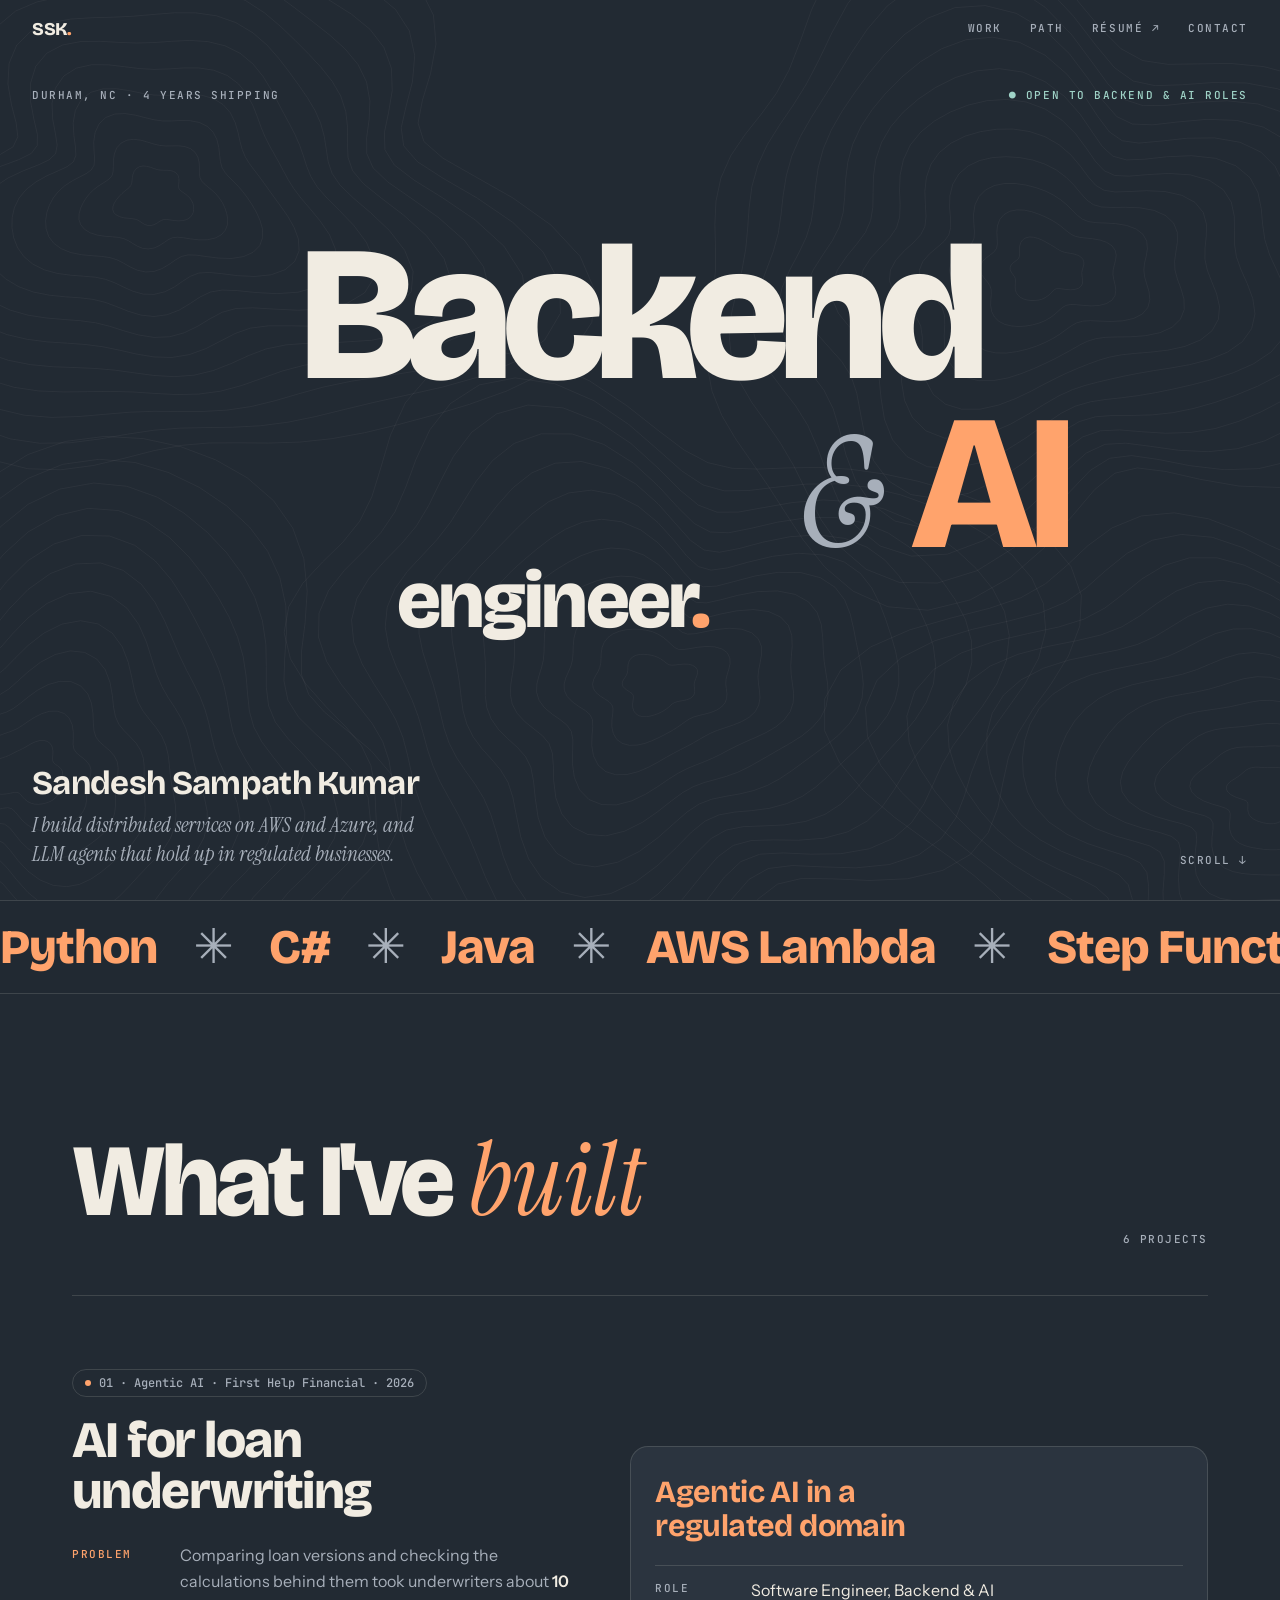
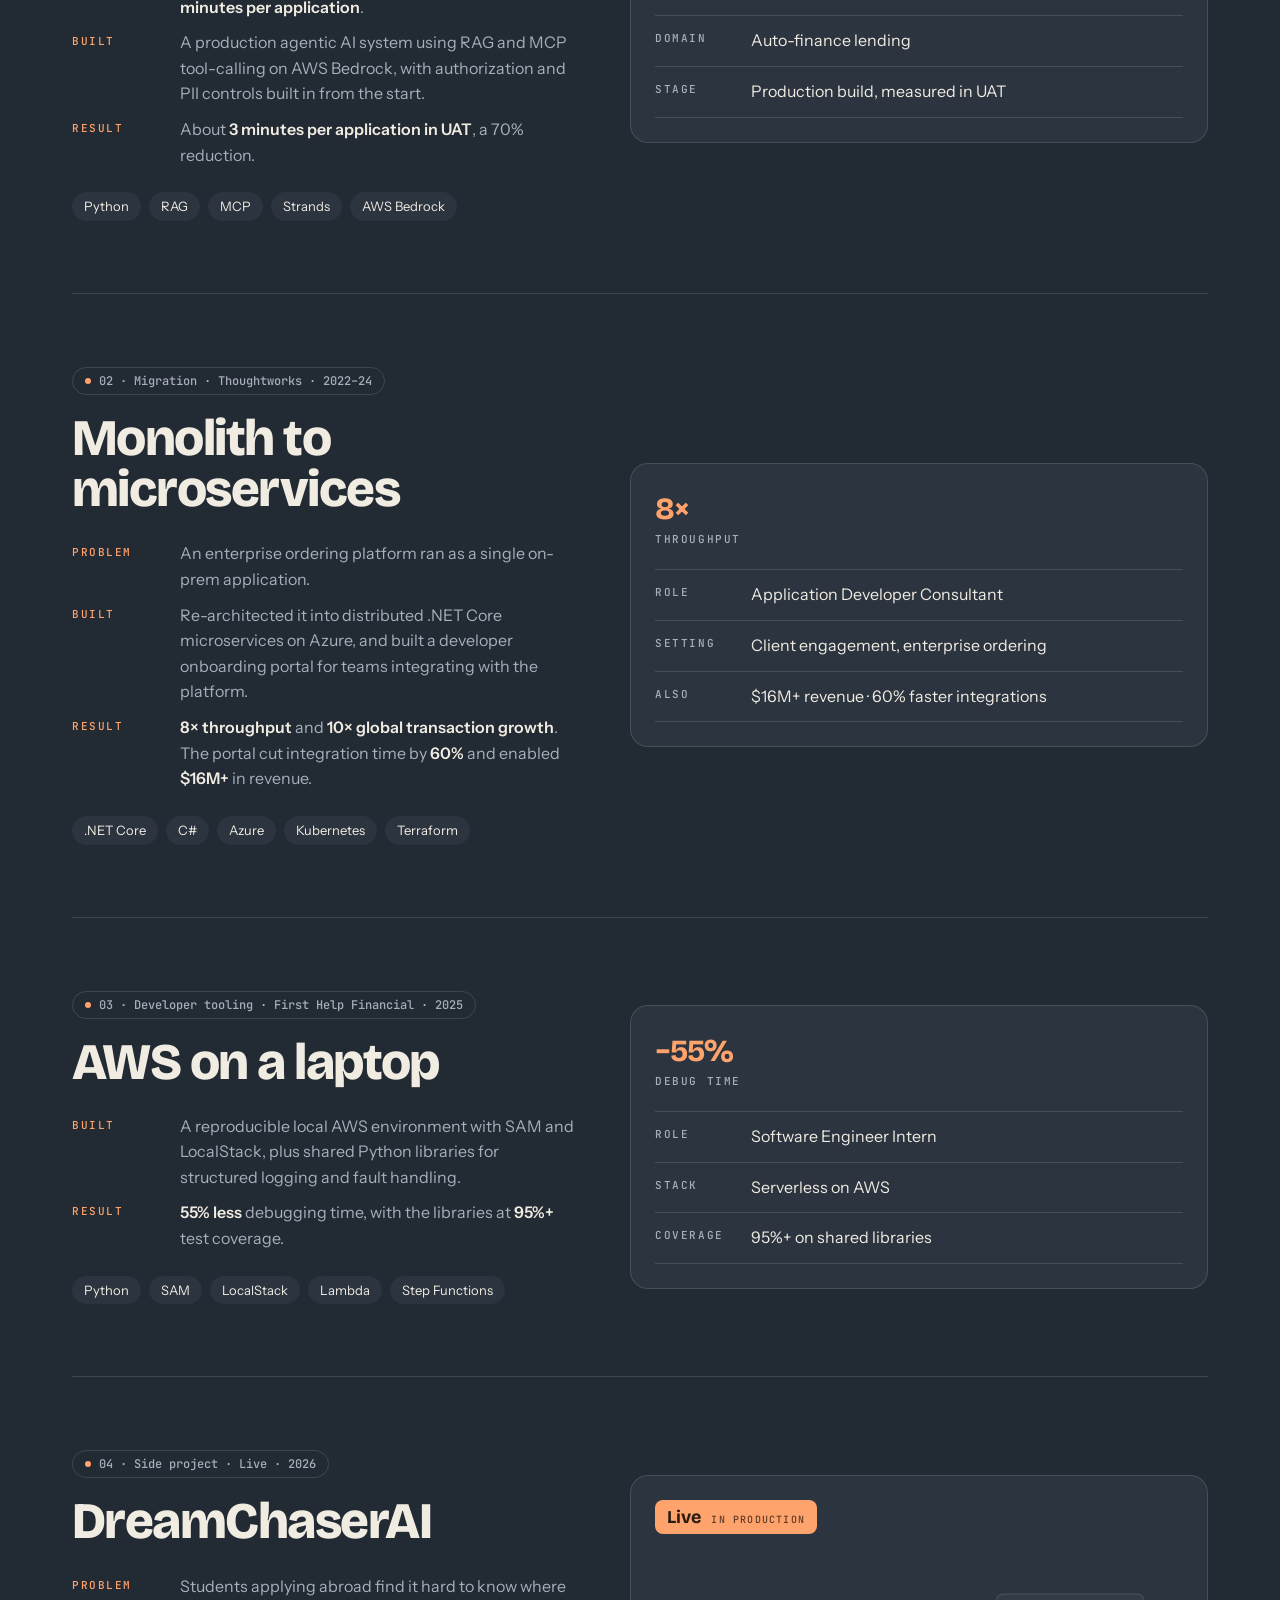
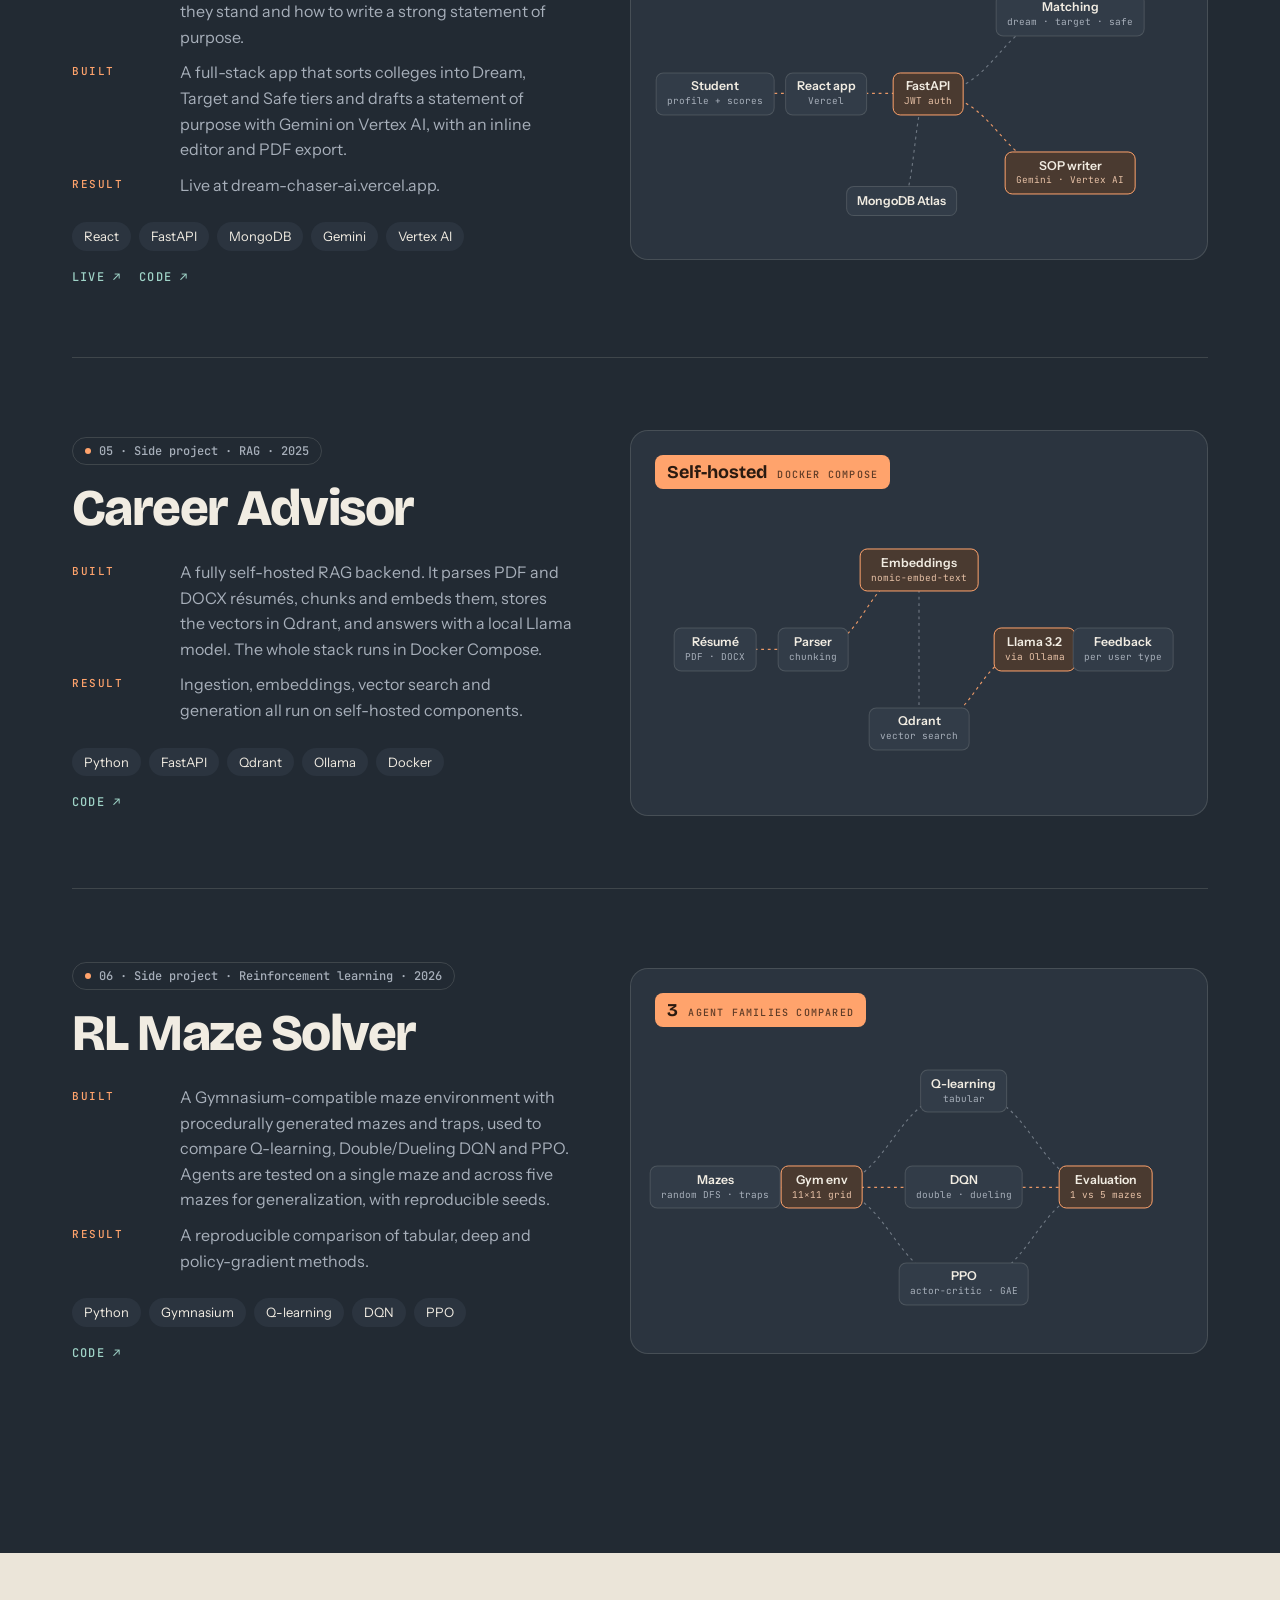
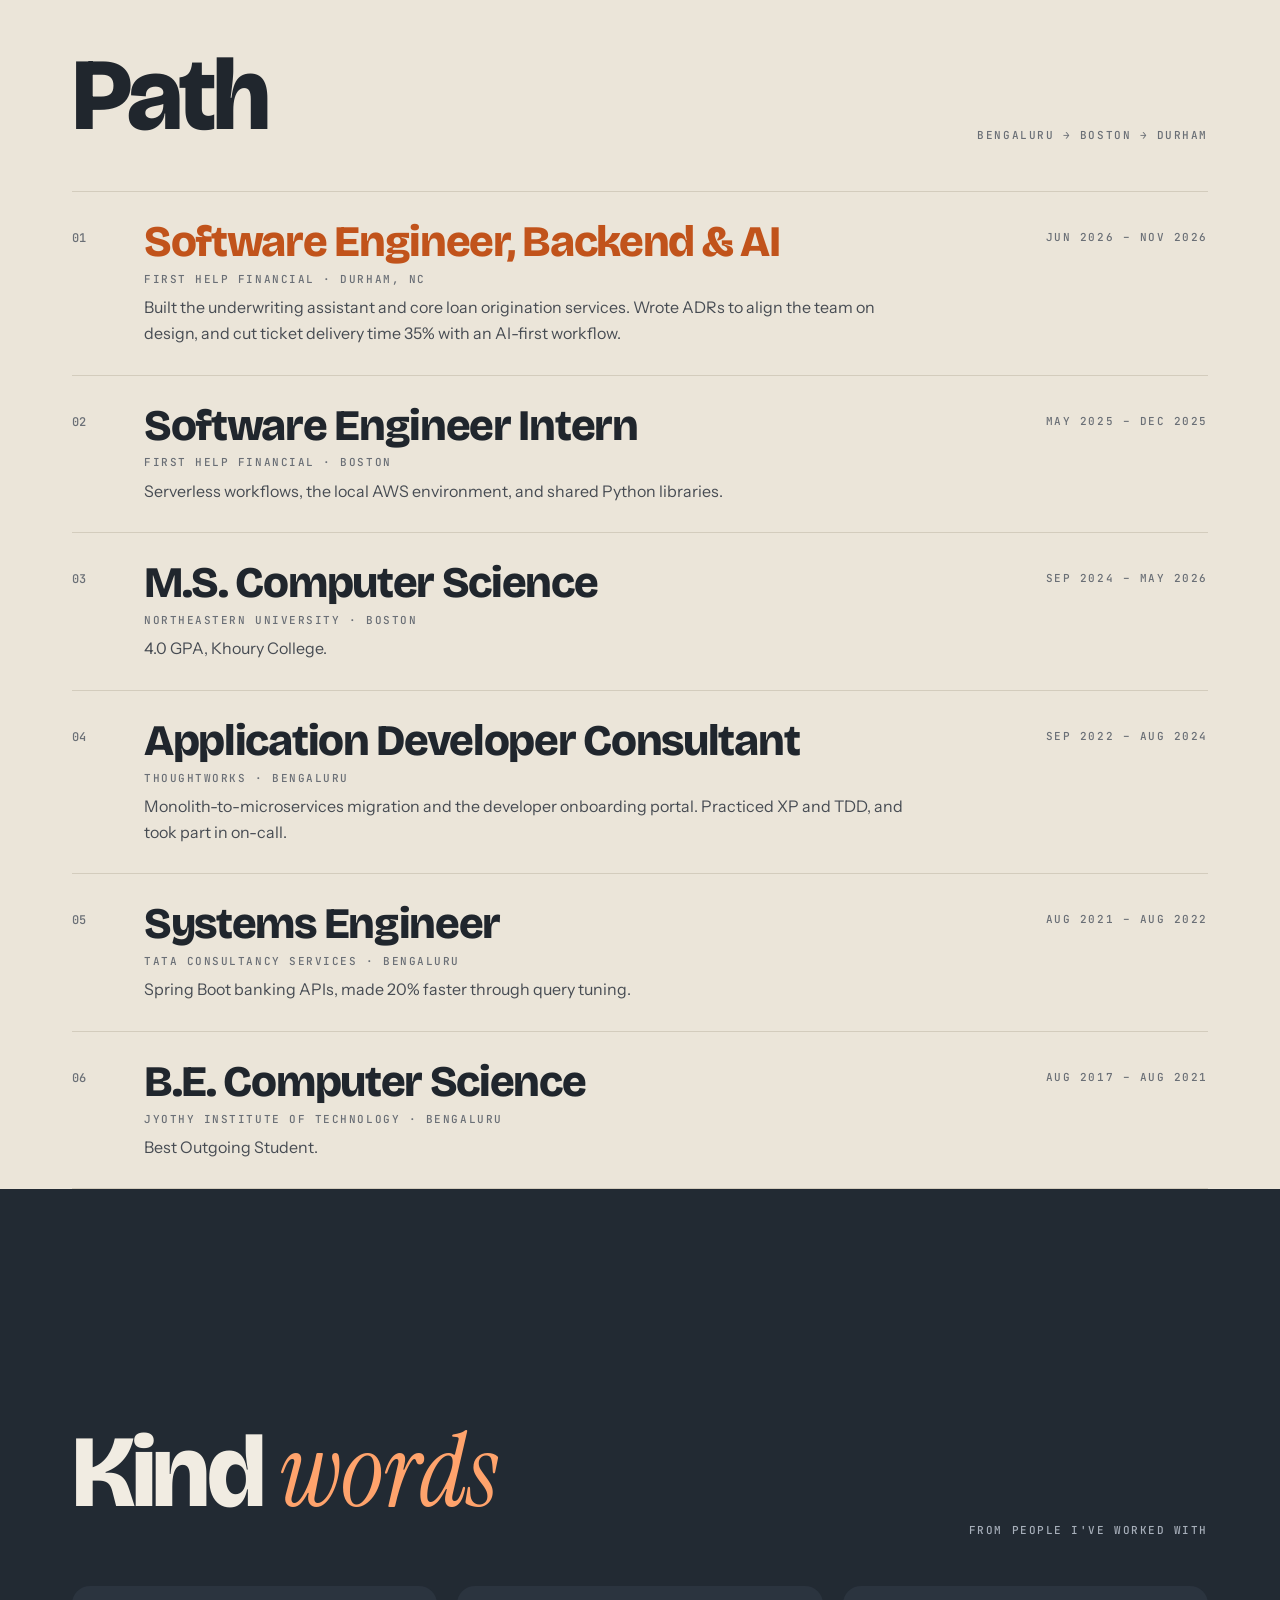
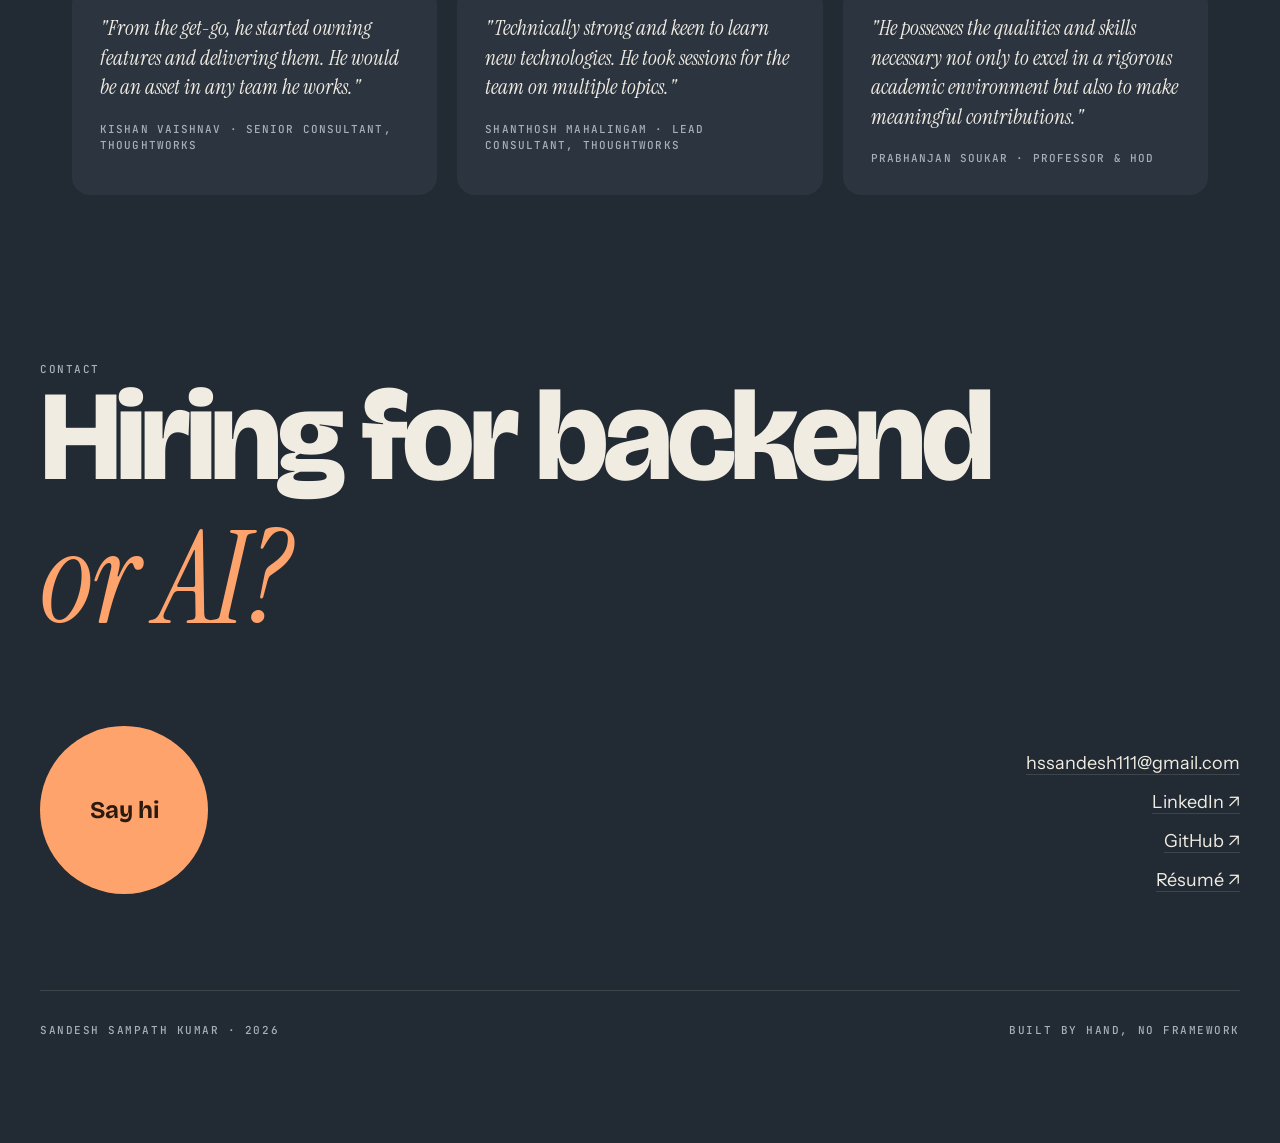
<file: index.html>
<!DOCTYPE html>
<html lang="en">
<head>
<meta charset="UTF-8" />
<meta name="viewport" content="width=device-width, initial-scale=1.0" />
<title>Sandesh Sampath Kumar · Backend &amp; AI</title>
<meta name="description" content="Backend and AI engineer. Distributed systems on AWS and Azure, and LLM agents built for regulated domains." />
<link rel="preconnect" href="https://fonts.googleapis.com">
<link rel="preconnect" href="https://fonts.gstatic.com" crossorigin>
<link href="https://fonts.googleapis.com/css2?family=Bricolage+Grotesque:opsz,wght@12..96,500;12..96,700;12..96,800&family=Instrument+Sans:wght@400;500;600&family=Instrument+Serif:ital@0;1&family=JetBrains+Mono:wght@400;500&display=swap" rel="stylesheet">
<link rel="stylesheet" href="css/style.css" />
<link rel="icon" type="image/png" href="favicon.png" />
</head>
<body>
<svg id="topo" aria-hidden="true"></svg>

<nav id="nav">
  <a class="mark" href="#top">SSK<span>.</span></a>
  <ul class="label">
    <li><a href="#work">Work</a></li>
    <li><a href="#path">Path</a></li>
    <li class="opt"><a href="files/resume.pdf" data-goatcounter-click="resume-nav" data-goatcounter-title="Resume (nav)">Résumé ↗</a></li>
    <li><a href="#contact">Contact</a></li>
  </ul>
</nav>

<main id="top">
  <header class="hero">
    <div class="hero-top label">
      <span>Durham, NC · 4 years shipping</span>
      <span class="open">● Open to backend &amp; AI roles</span>
    </div>
    <h1 class="hero-title" aria-label="Backend and AI engineer">
      <span class="row" data-drift="-1">Backend</span>
      <span class="row r2" data-drift="1"><em>&amp;</em> <span class="ai">AI</span></span>
      <span class="row r3" data-drift="-.5">engineer<span class="ai">.</span></span>
    </h1>
    <div class="hero-bottom">
      <div class="who">
        <span class="name">Sandesh Sampath Kumar</span>
        <p>I build distributed services on AWS and Azure, and LLM agents that hold up in regulated businesses.</p>
      </div>
      <span class="label">Scroll ↓</span>
    </div>
  </header>

  <div class="marquee" aria-label="Skills">
    <div class="track" id="marquee"></div>
  </div>

  <section id="work" class="wrap">
    <div class="sec-head">
      <h2>What I've <em>built</em></h2>
      <span class="label">6 projects</span>
    </div>
    <div id="projects"></div>
  </section>

  <section id="path" class="band">
    <div class="wrap">
      <div class="sec-head">
        <h2>Path</h2>
        <span class="label">Bengaluru → Boston → Durham</span>
      </div>
      <div id="roles"></div>
    </div>
  </section>

  <section class="wrap">
    <div class="sec-head">
      <h2>Kind <em>words</em></h2>
      <span class="label">From people I've worked with</span>
    </div>
    <div class="words">
      <blockquote class="reveal">"From the get-go, he started owning features and delivering them. He would be an asset in any team he works."<cite>Kishan Vaishnav · Senior Consultant, Thoughtworks</cite></blockquote>
      <blockquote class="reveal">"Technically strong and keen to learn new technologies. He took sessions for the team on multiple topics."<cite>Shanthosh Mahalingam · Lead Consultant, Thoughtworks</cite></blockquote>
      <blockquote class="reveal">"He possesses the qualities and skills necessary not only to excel in a rigorous academic environment but also to make meaningful contributions."<cite>Prabhanjan Soukar · Professor &amp; HoD</cite></blockquote>
    </div>
  </section>

  <section id="contact" class="wrap contact">
    <span class="label">Contact</span>
    <h2>Hiring for backend <em>or AI?</em></h2>
    <div class="contact-row">
      <a class="say-hi" href="mailto:hssandesh111@gmail.com" data-goatcounter-click="email-sayhi" data-goatcounter-title="Email (say hi)">Say hi</a>
      <ul>
        <li><a href="mailto:hssandesh111@gmail.com" data-goatcounter-click="email-link" data-goatcounter-title="Email (link)">hssandesh111@gmail.com</a></li>
        <li><a href="https://www.linkedin.com/in/sandesh-skumar/" target="_blank" rel="noopener" data-goatcounter-click="out-linkedin" data-goatcounter-title="LinkedIn">LinkedIn ↗</a></li>
        <li><a href="https://github.com/sandeshjit" target="_blank" rel="noopener" data-goatcounter-click="out-github" data-goatcounter-title="GitHub">GitHub ↗</a></li>
        <li><a href="files/resume.pdf" data-goatcounter-click="resume-contact" data-goatcounter-title="Resume (contact)">Résumé ↗</a></li>
      </ul>
    </div>
    <footer class="label">
      <span>Sandesh Sampath Kumar · 2026</span>
      <span>Built by hand, no framework</span>
    </footer>
  </section>
</main>

<script src="js/main.js"></script>

<!-- Visitor analytics (GoatCounter): counts visits, referrers and countries, no cookies.
     Replace "sandeshsampath" with the code you pick when you sign up at goatcounter.com.
     Links like https://www.sandeshsampath.com/?ref=linkedin show up as the referrer "linkedin". -->
<script data-goatcounter="https://sandeshsampath.goatcounter.com/count" async src="https://gc.zgo.at/count.js"></script>
</body>
</html>
</file>
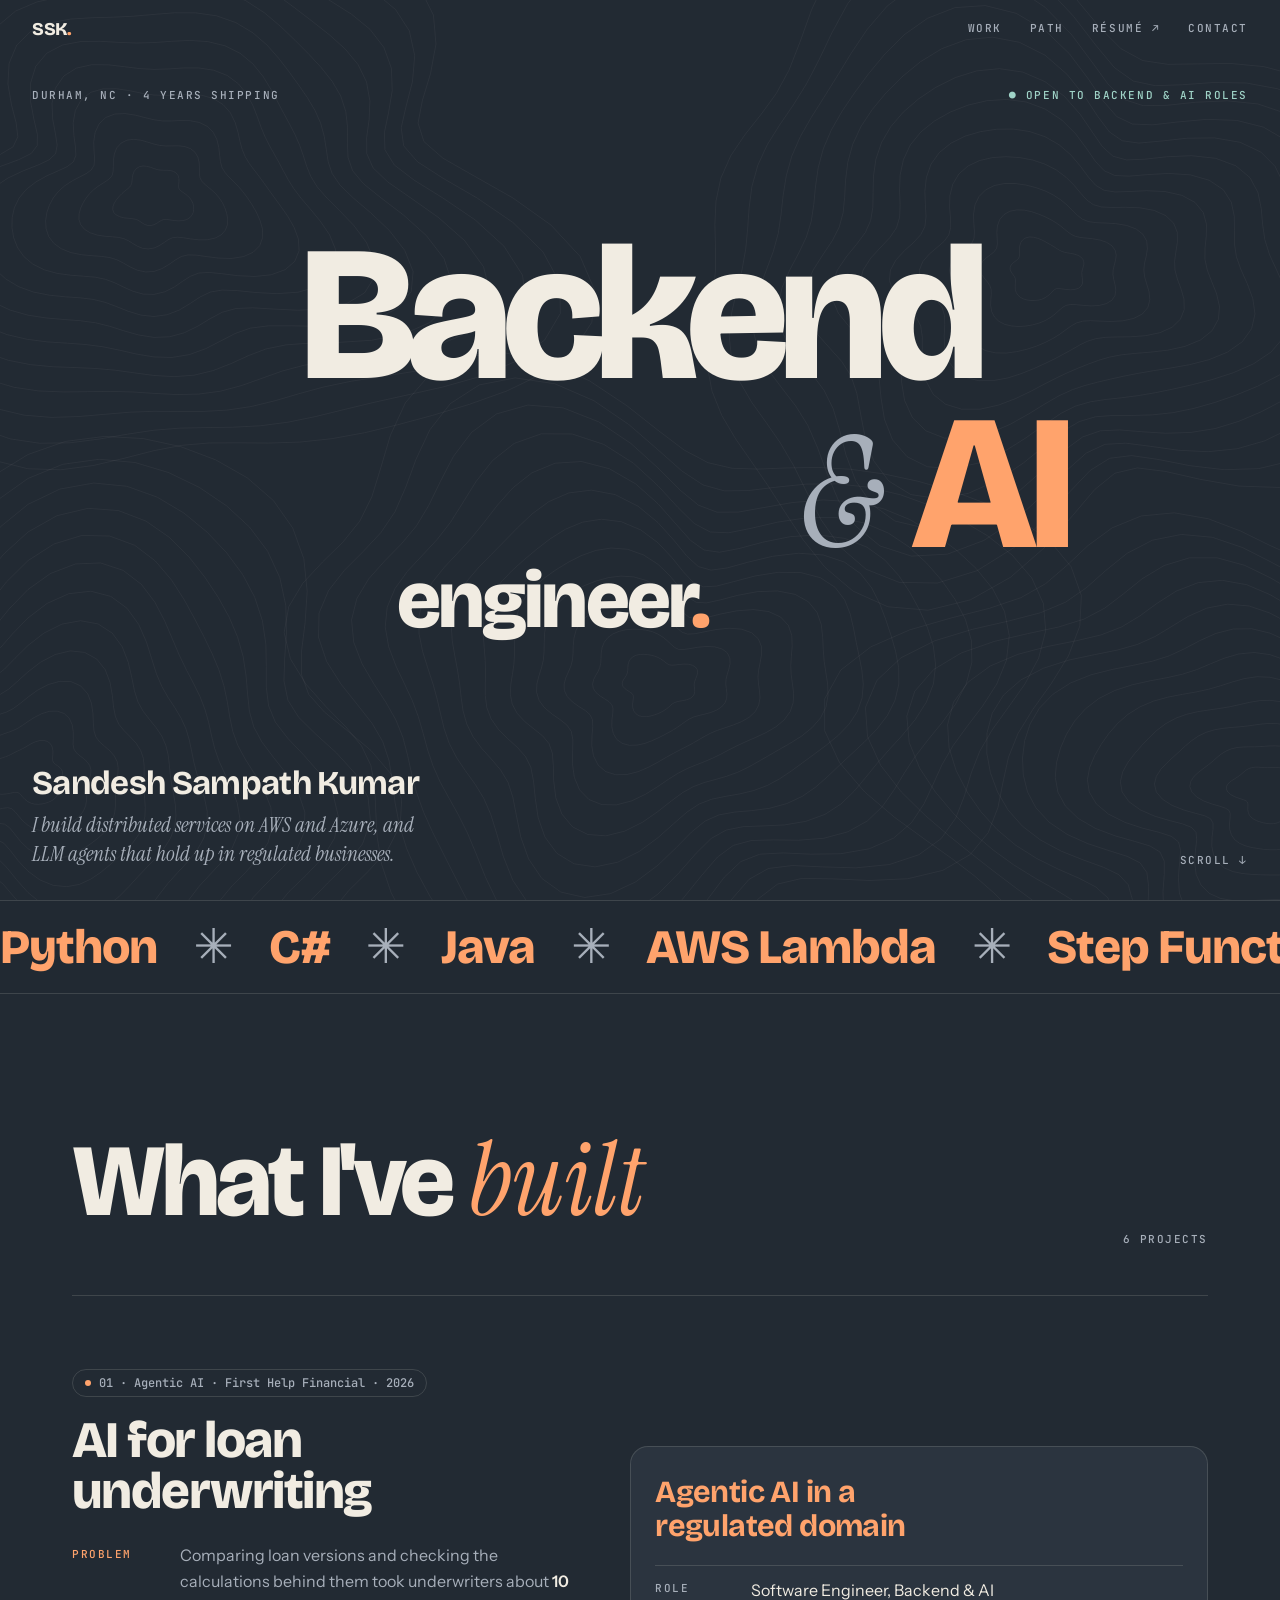
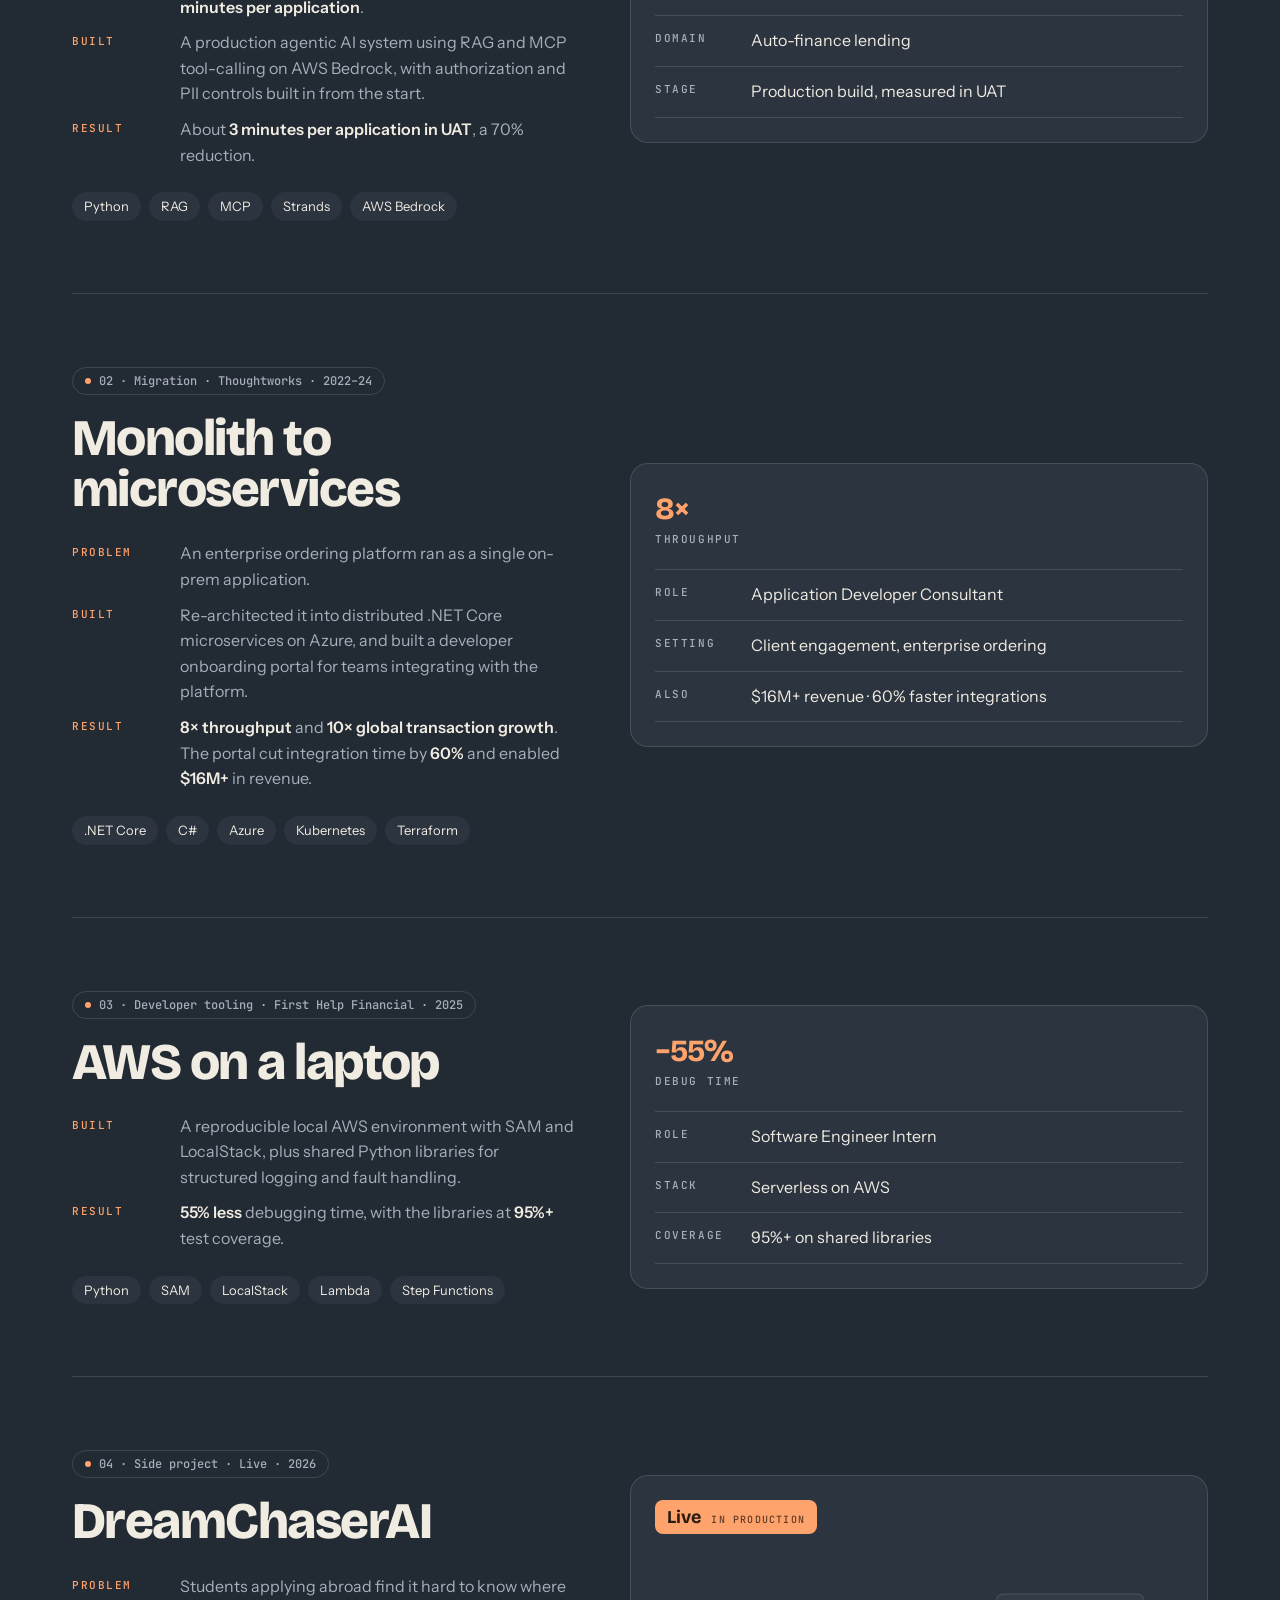
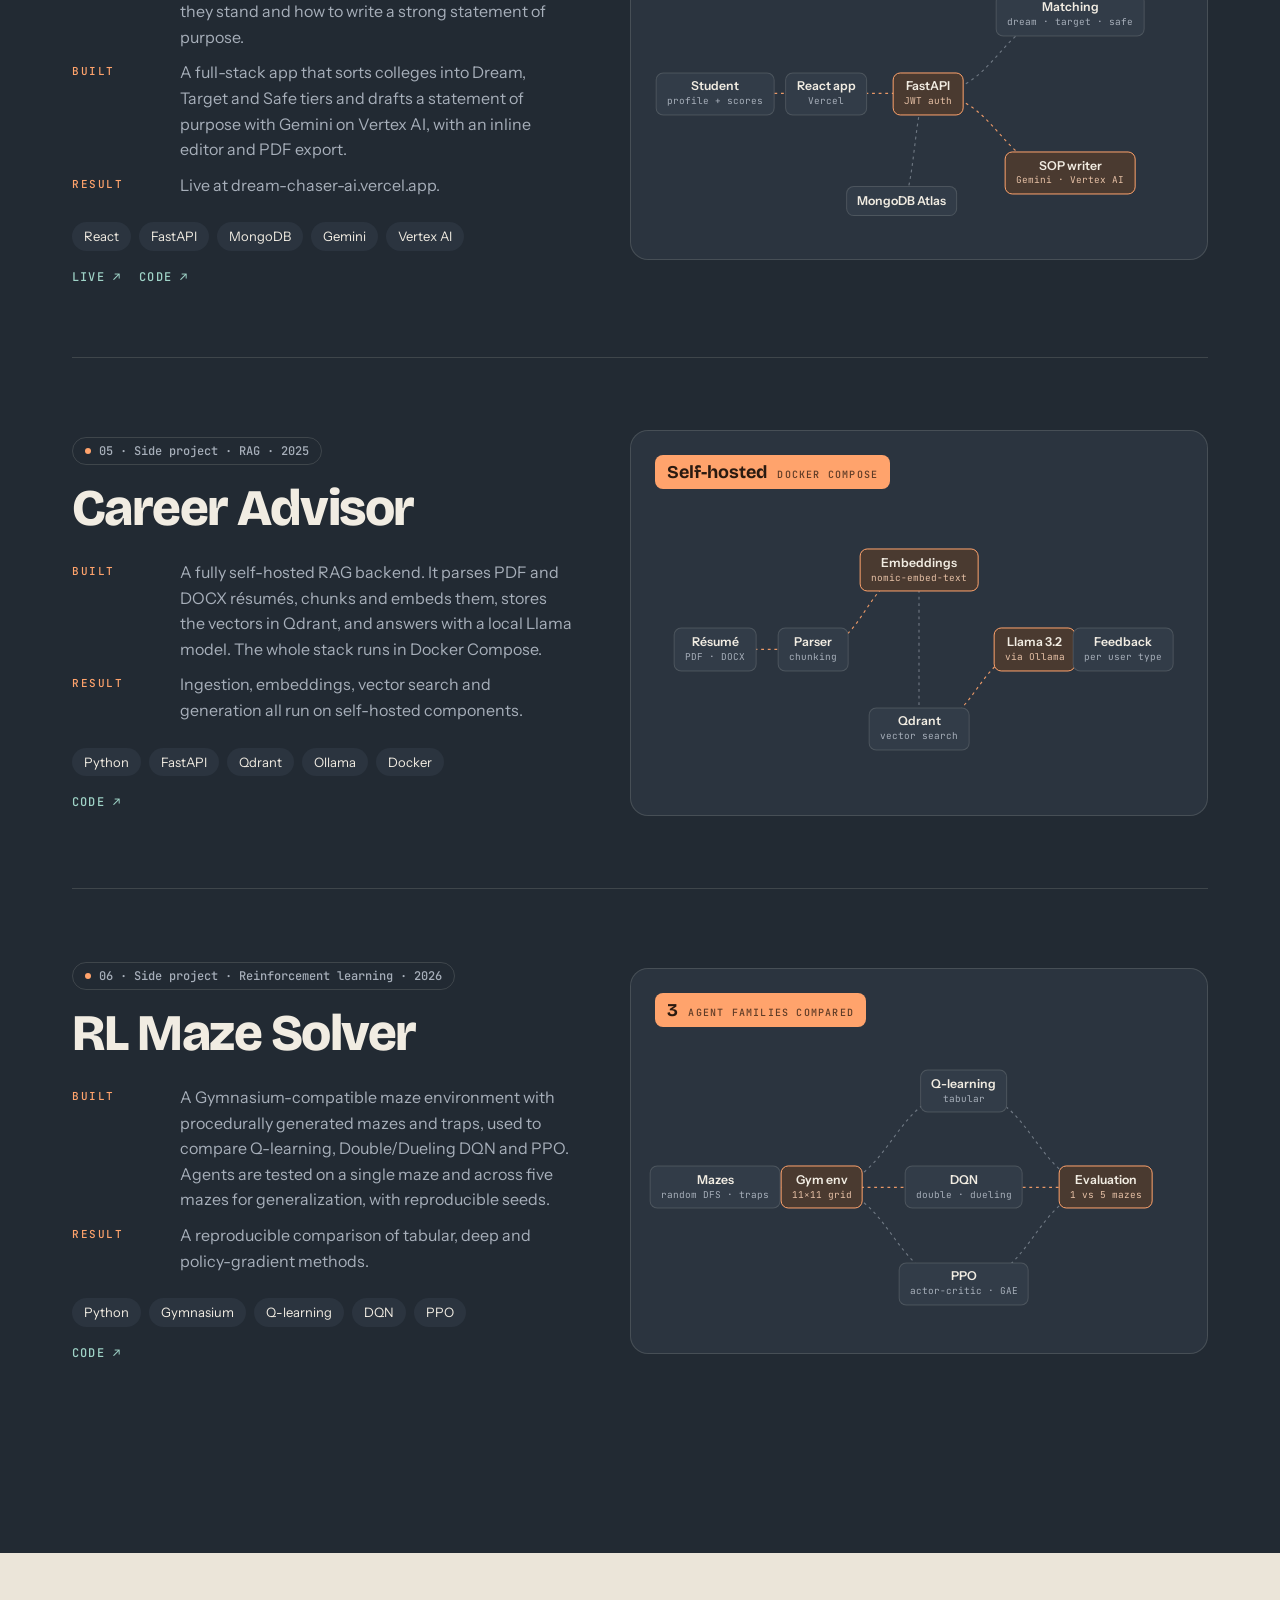
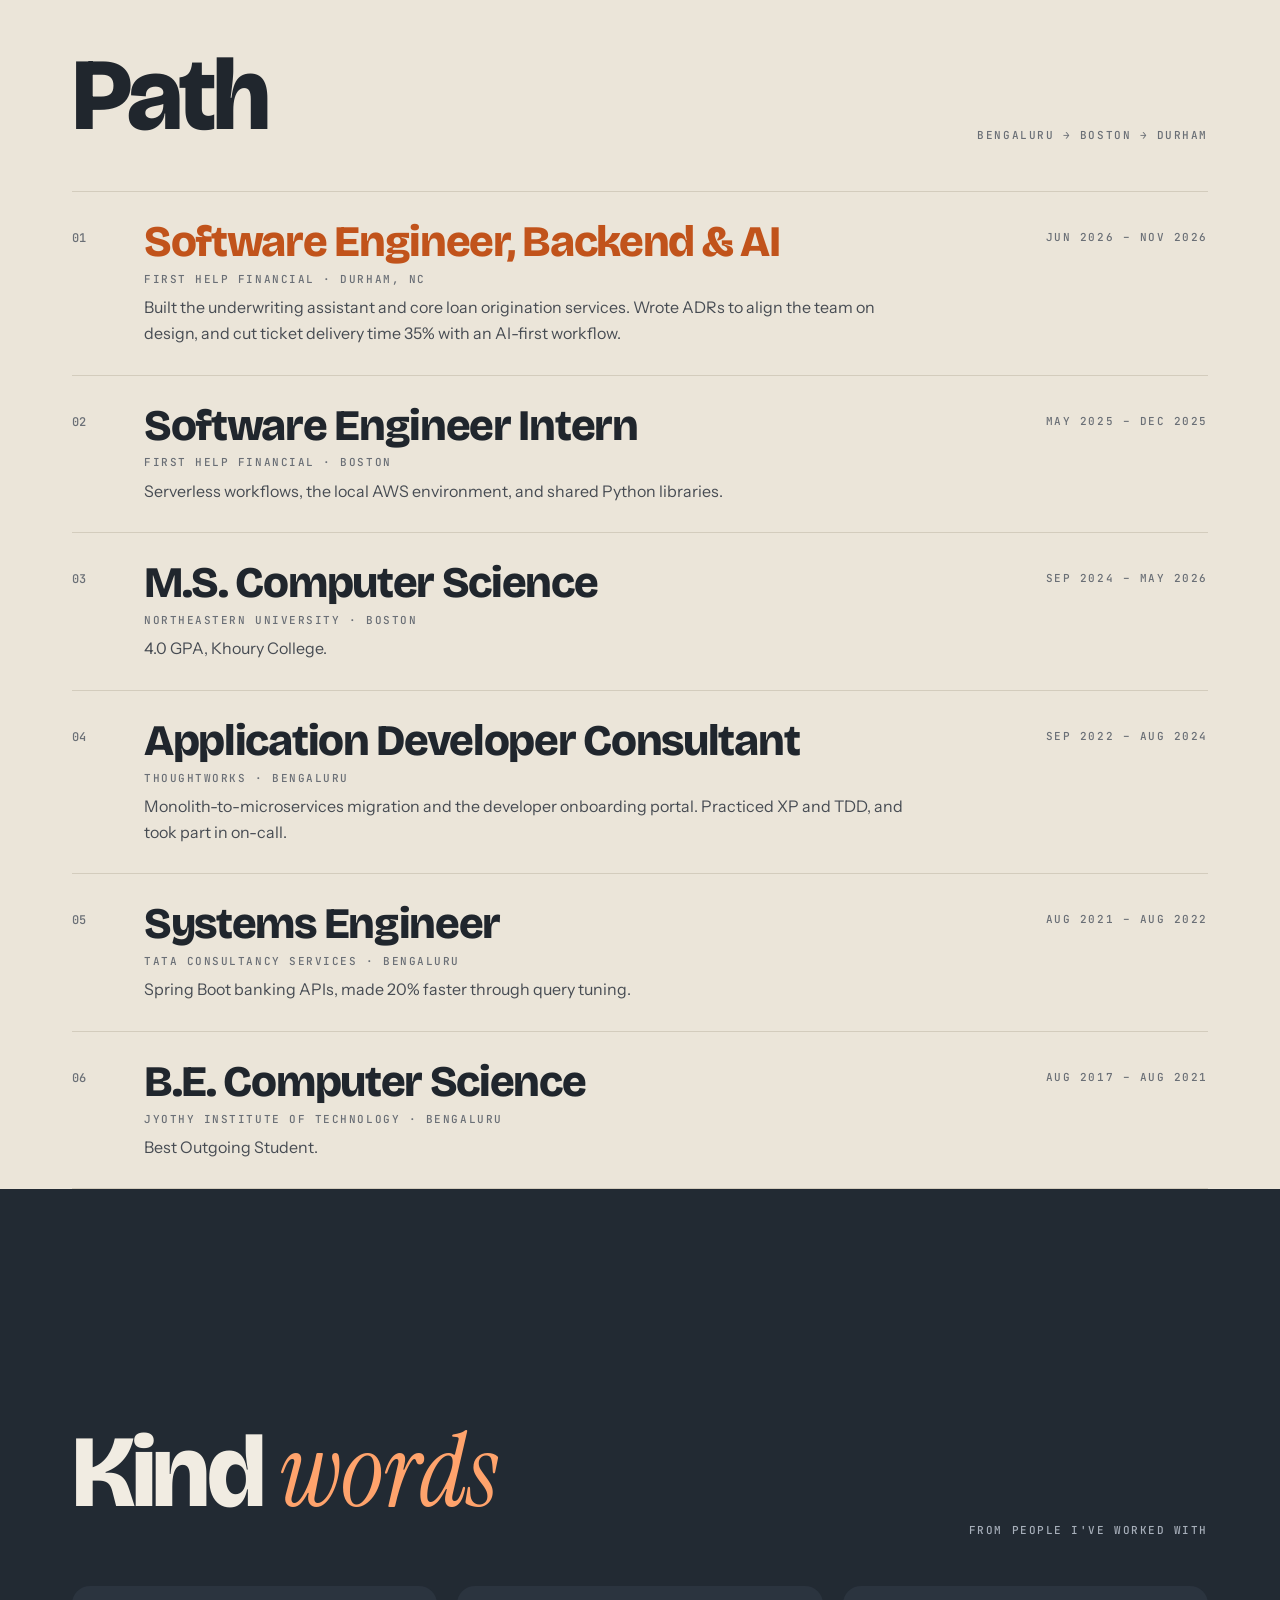
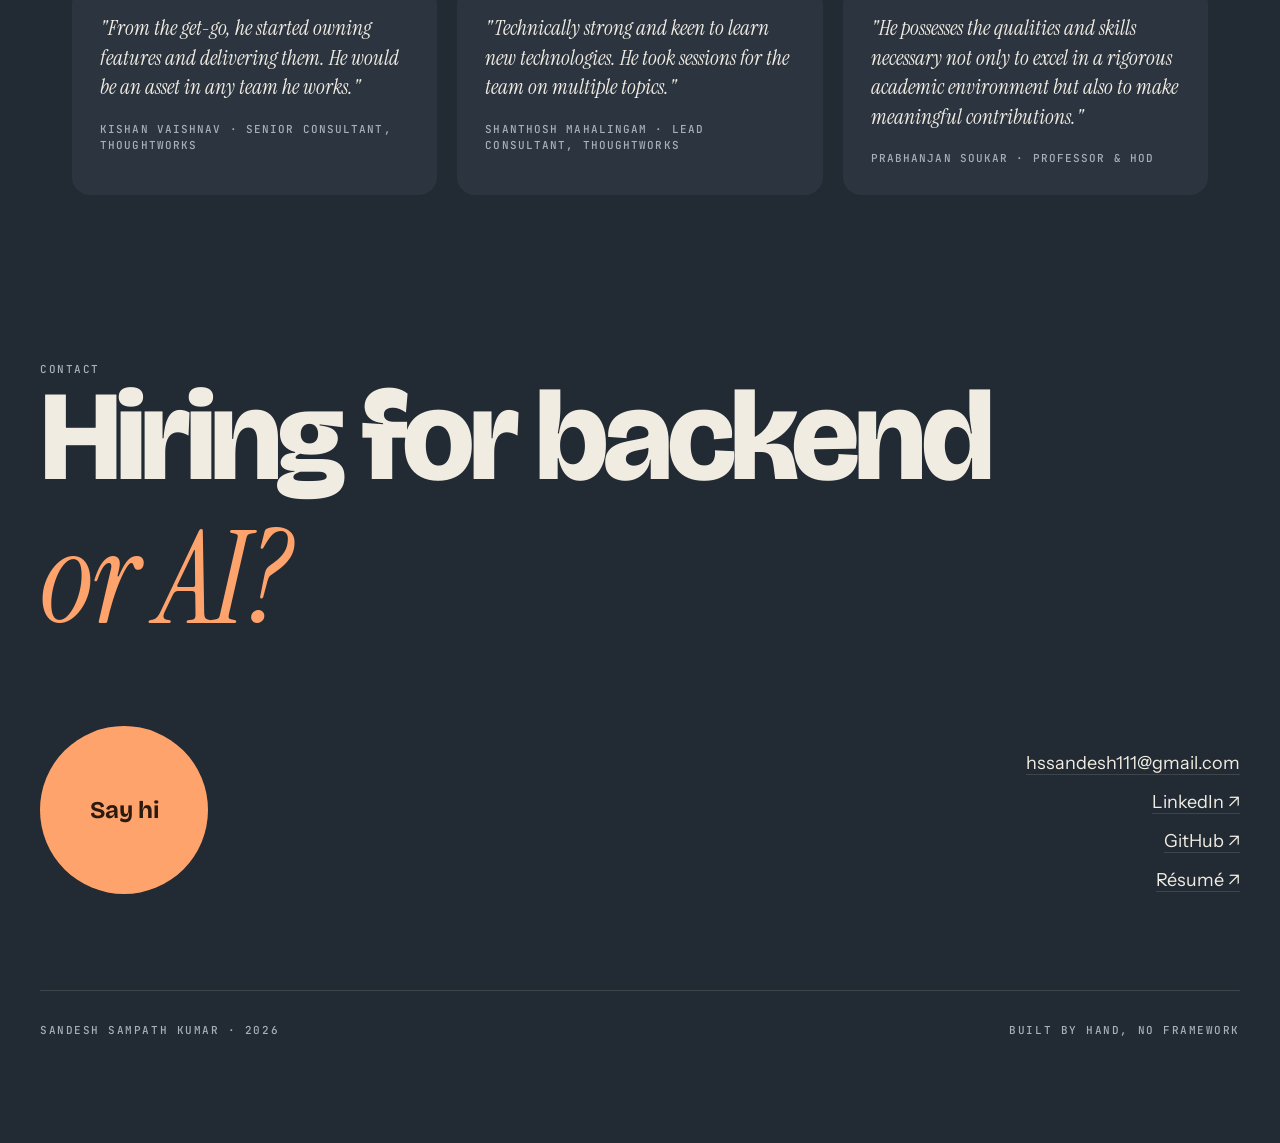
<file: app/index.html>
<!DOCTYPE html>
<html lang="en">
<head>
<meta charset="UTF-8" />
<title>Sandesh Sampath Kumar</title>
<meta name="robots" content="noindex" />
<link rel="canonical" href="https://www.sandeshsampath.com/" />
<!-- Short link: /app sends visitors to the home page tagged ref=application, so GoatCounter can count where they came from. -->
<meta http-equiv="refresh" content="0; url=/?ref=application" />
<script>location.replace("/?ref=application");</script>
</head>
<body><a href="/?ref=application">Continue to sandeshsampath.com</a></body>
</html>
</file>
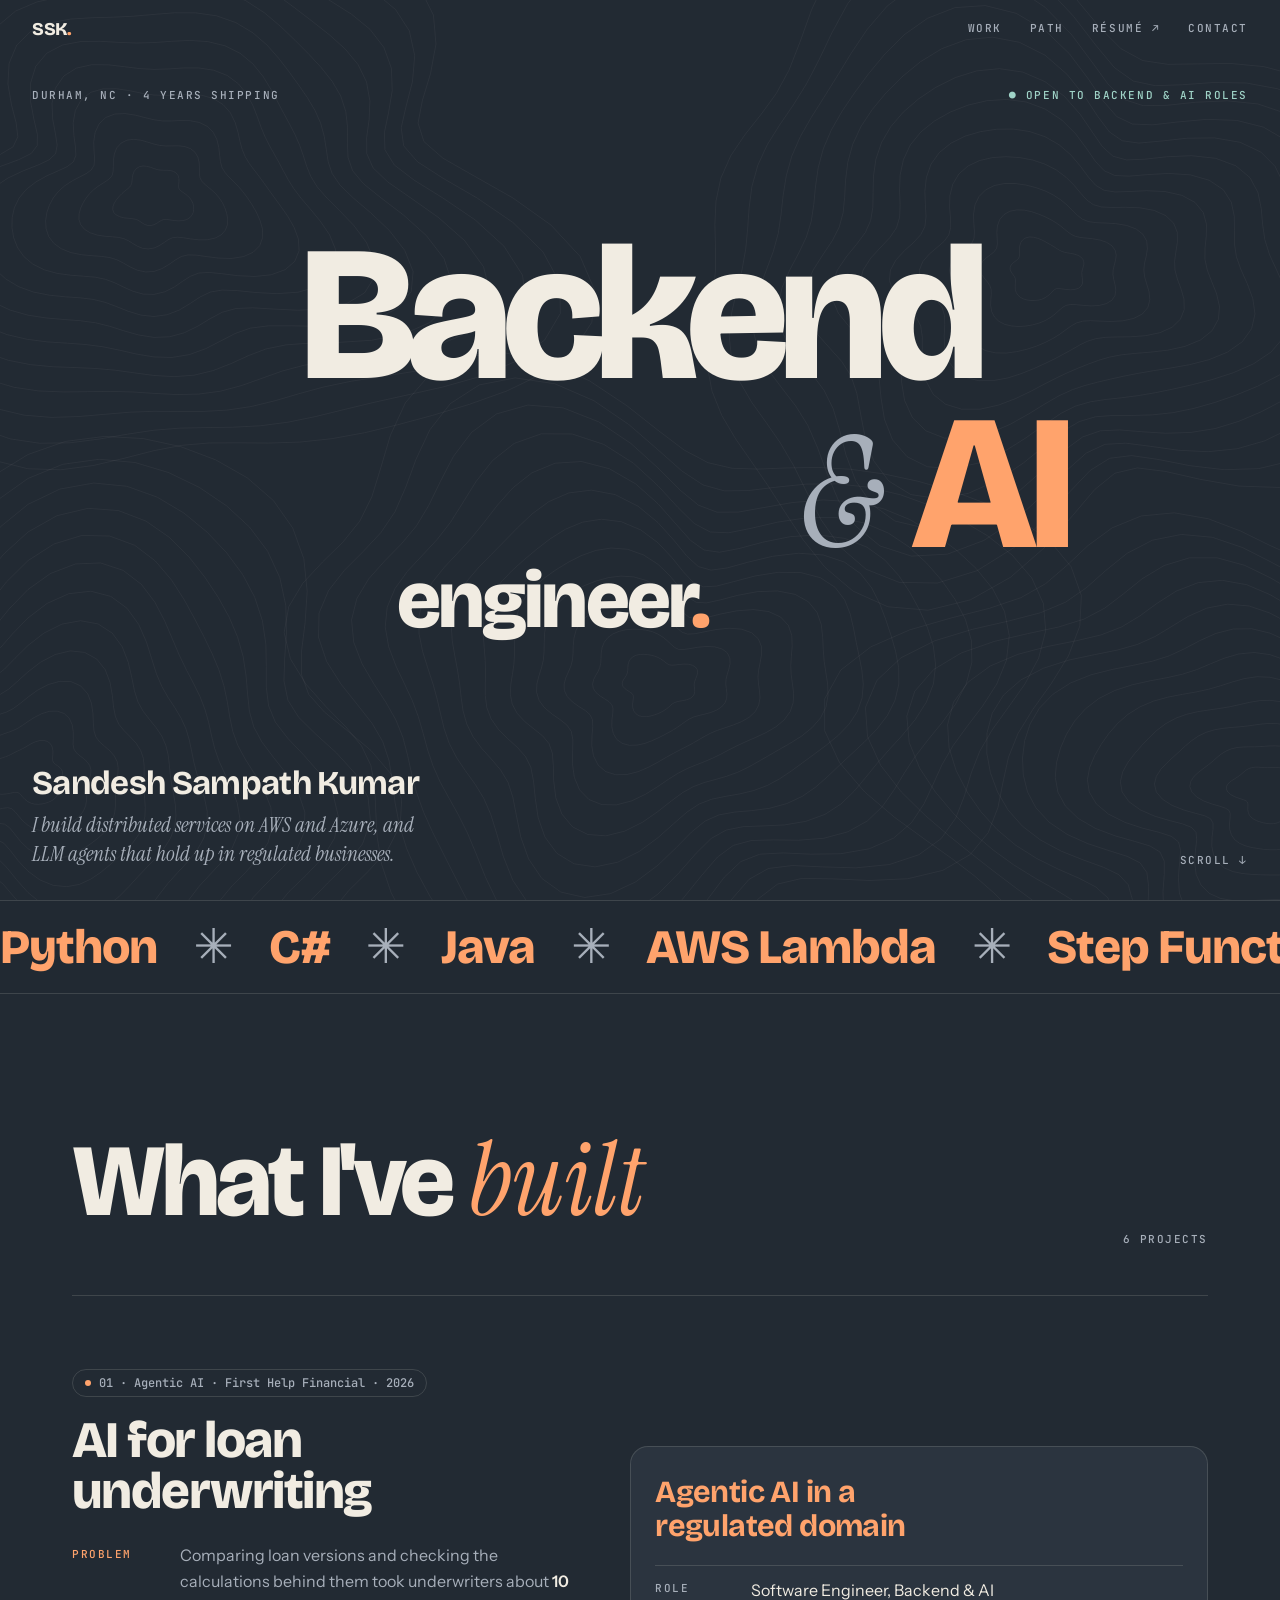
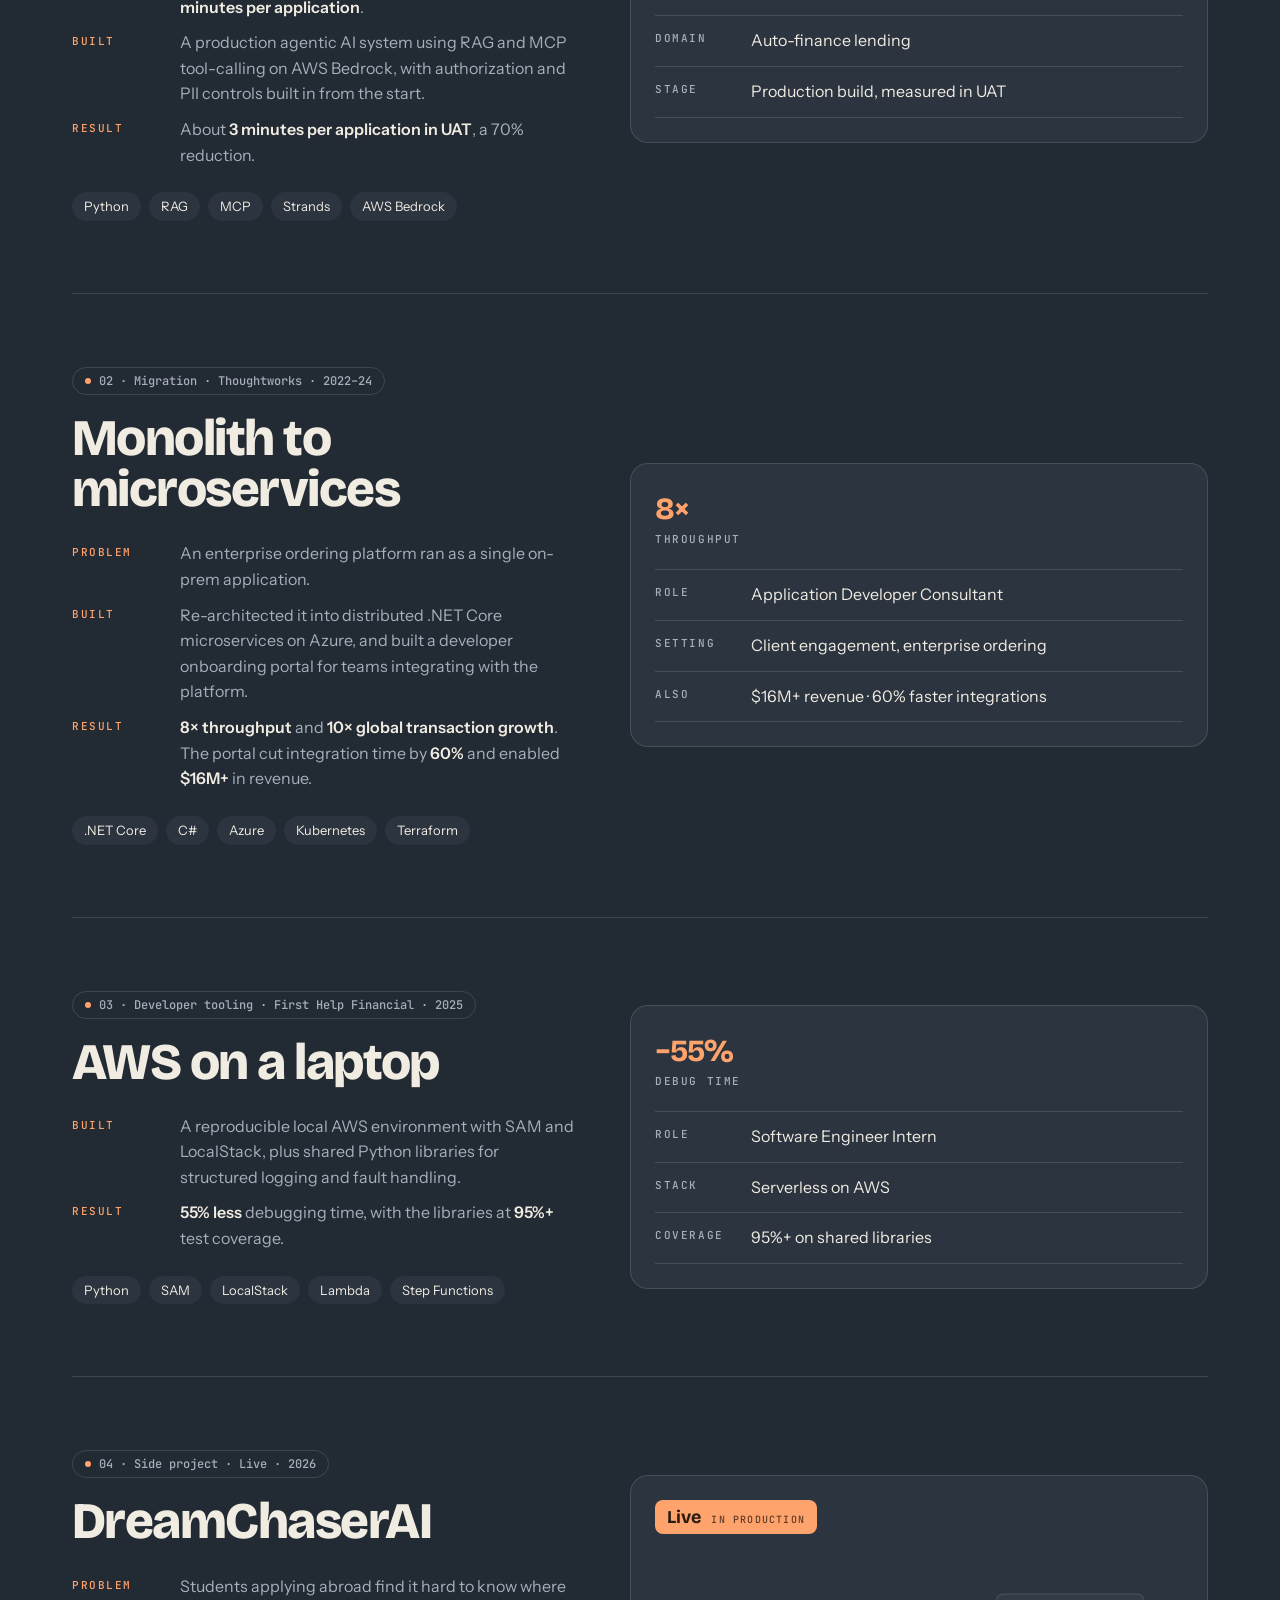
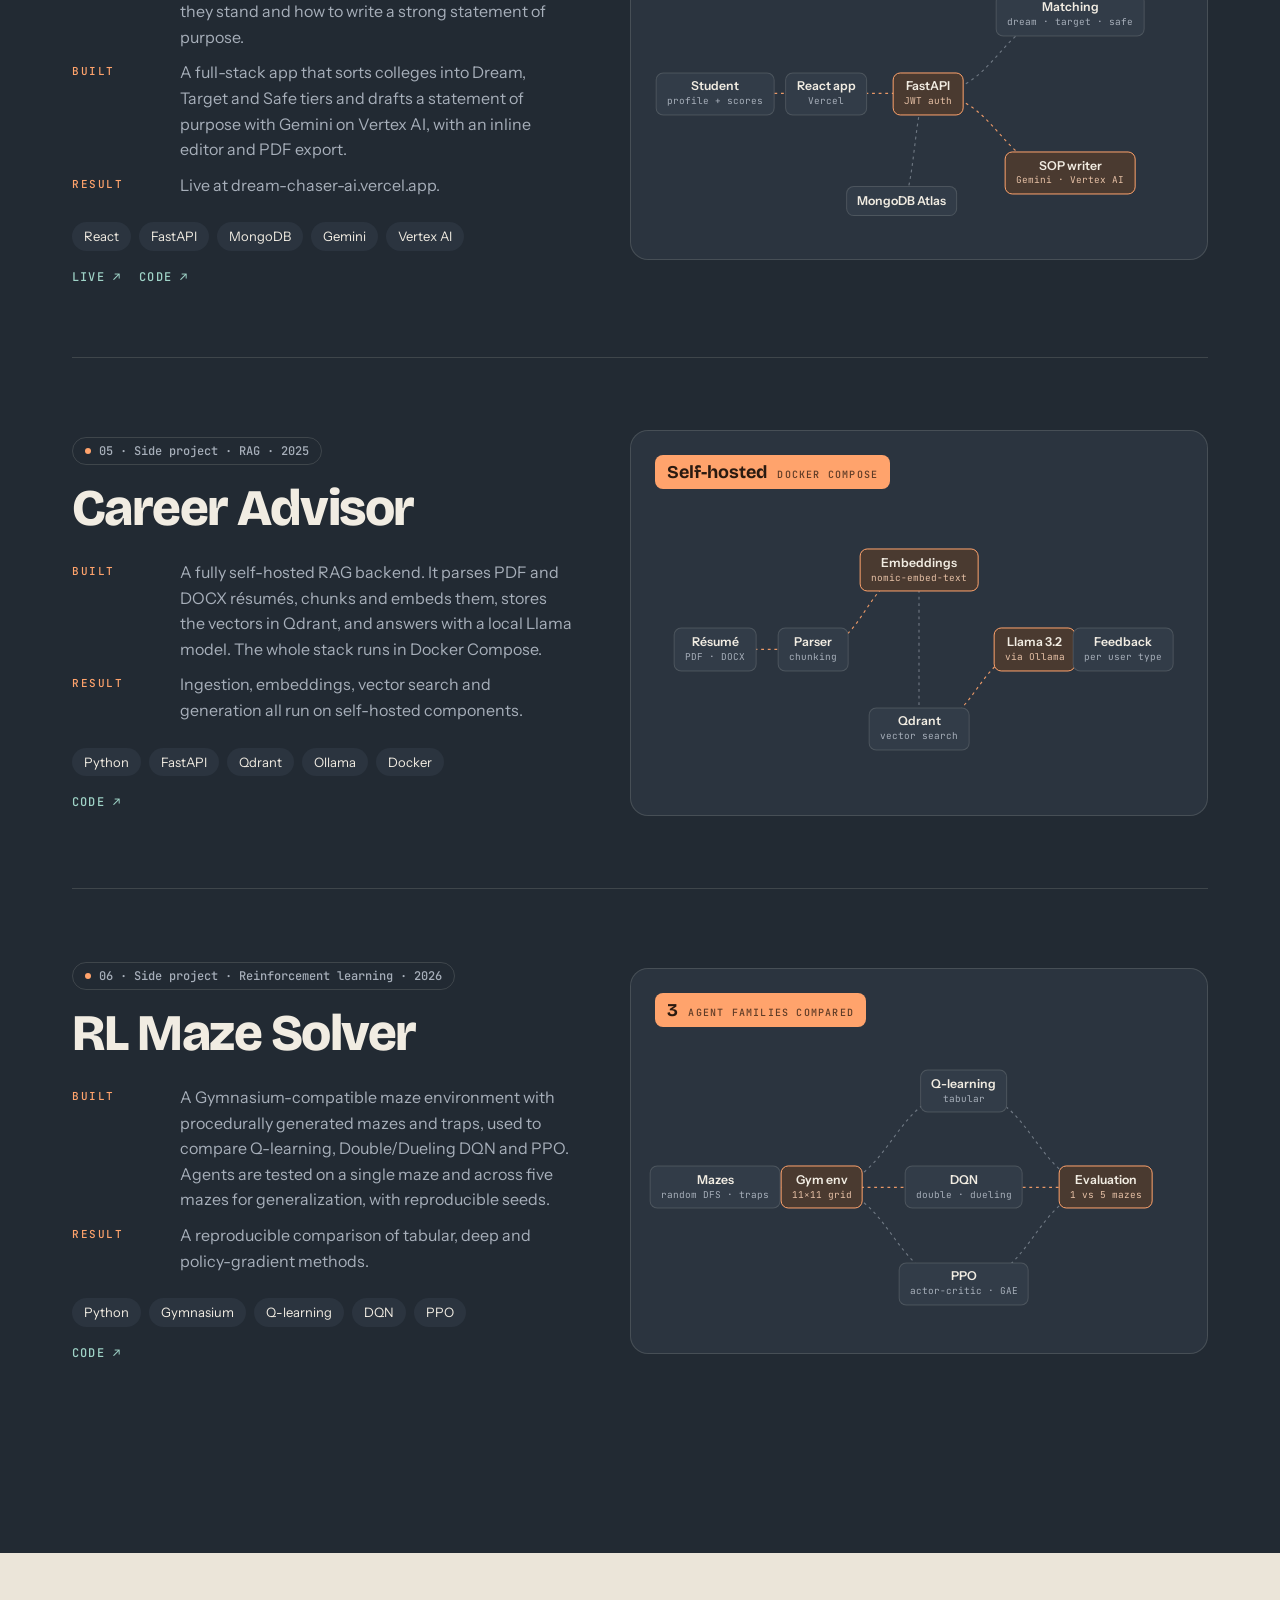
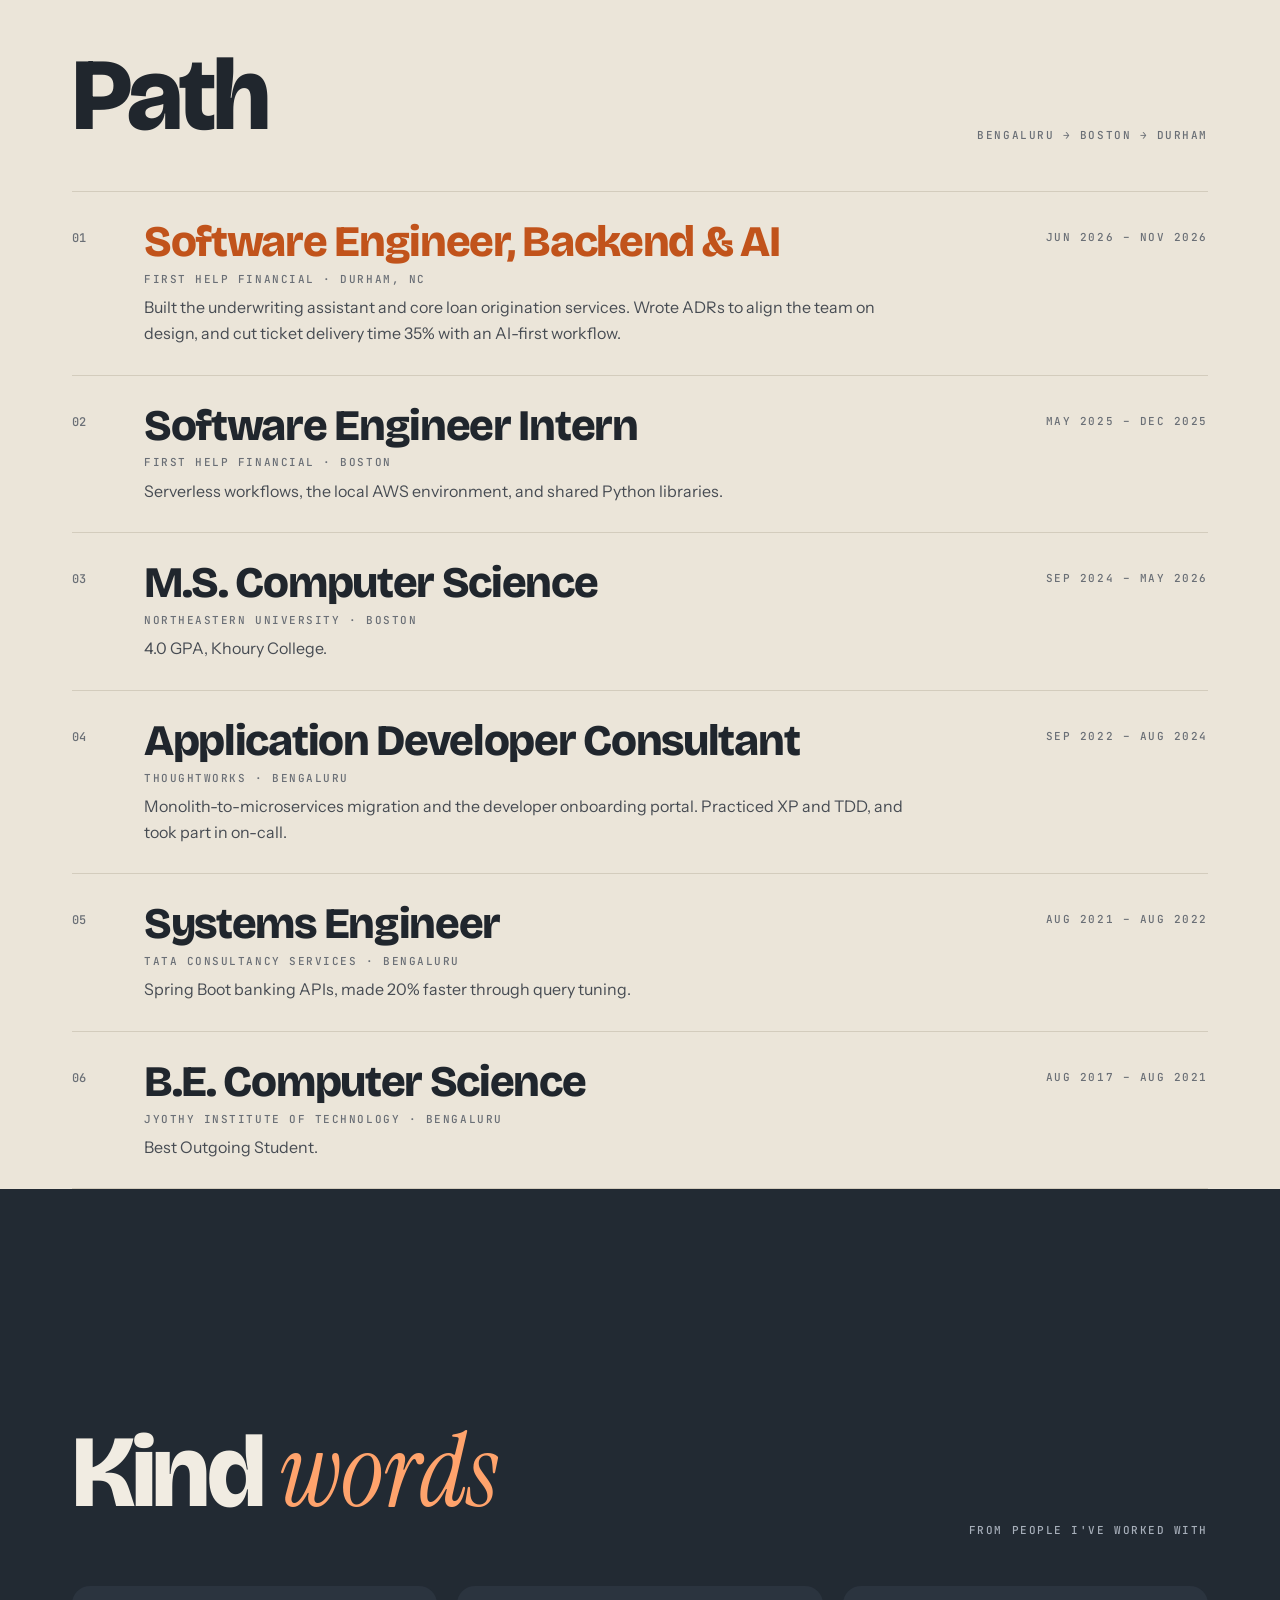
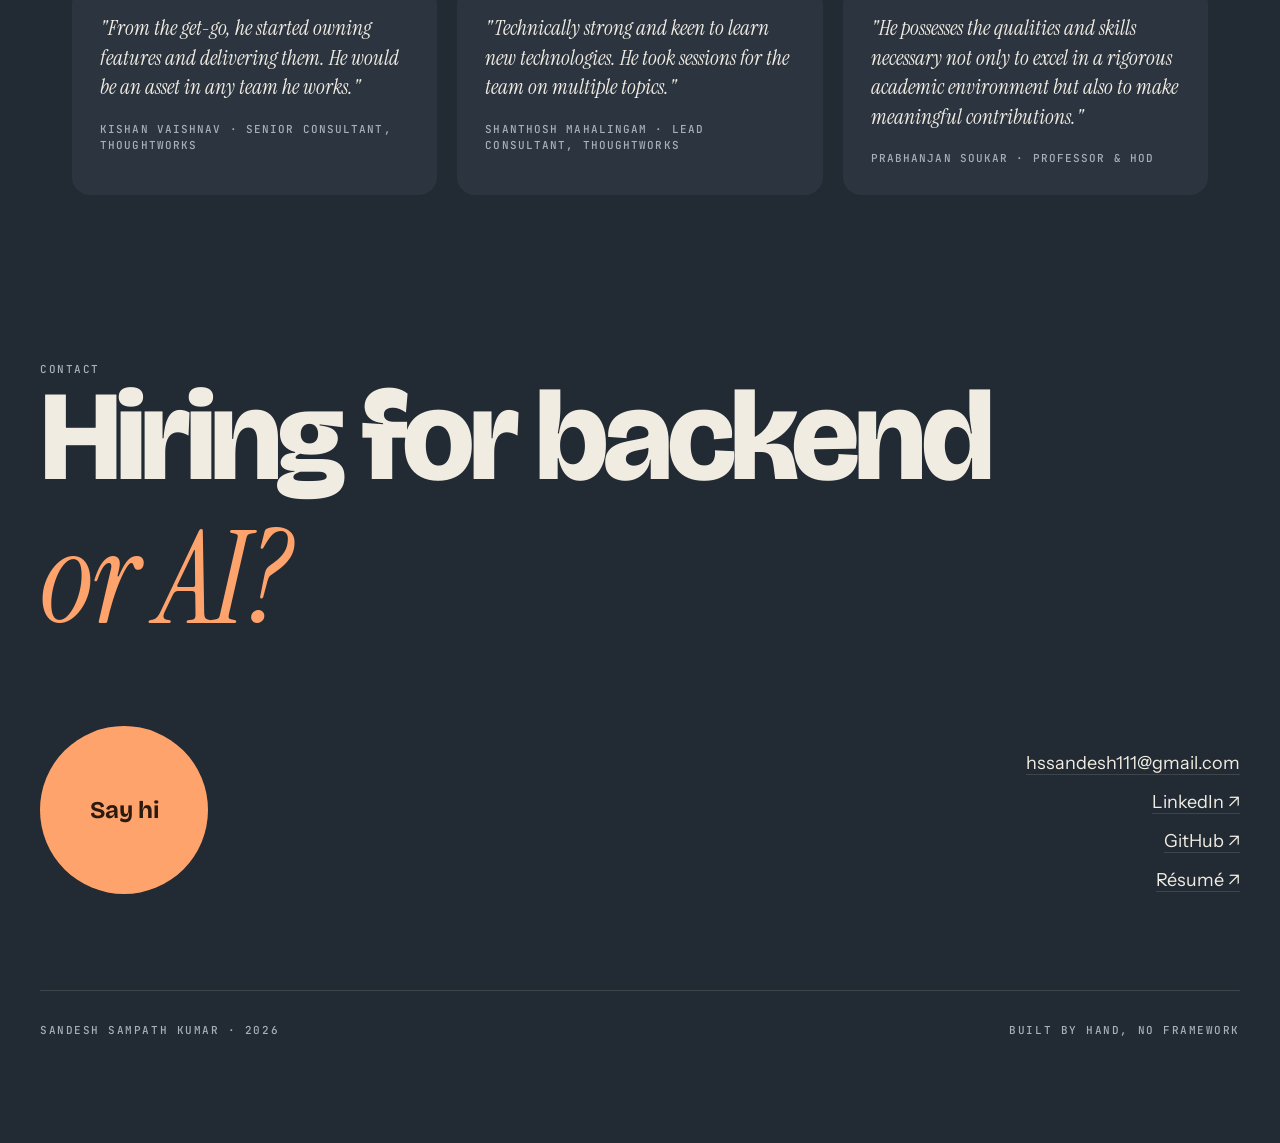
<file: cv/index.html>
<!DOCTYPE html>
<html lang="en">
<head>
<meta charset="UTF-8" />
<title>Sandesh Sampath Kumar</title>
<meta name="robots" content="noindex" />
<link rel="canonical" href="https://www.sandeshsampath.com/" />
<!-- Short link: /cv sends visitors to the home page tagged ref=resume, so GoatCounter can count where they came from. -->
<meta http-equiv="refresh" content="0; url=/?ref=resume" />
<script>location.replace("/?ref=resume");</script>
</head>
<body><a href="/?ref=resume">Continue to sandeshsampath.com</a></body>
</html>
</file>
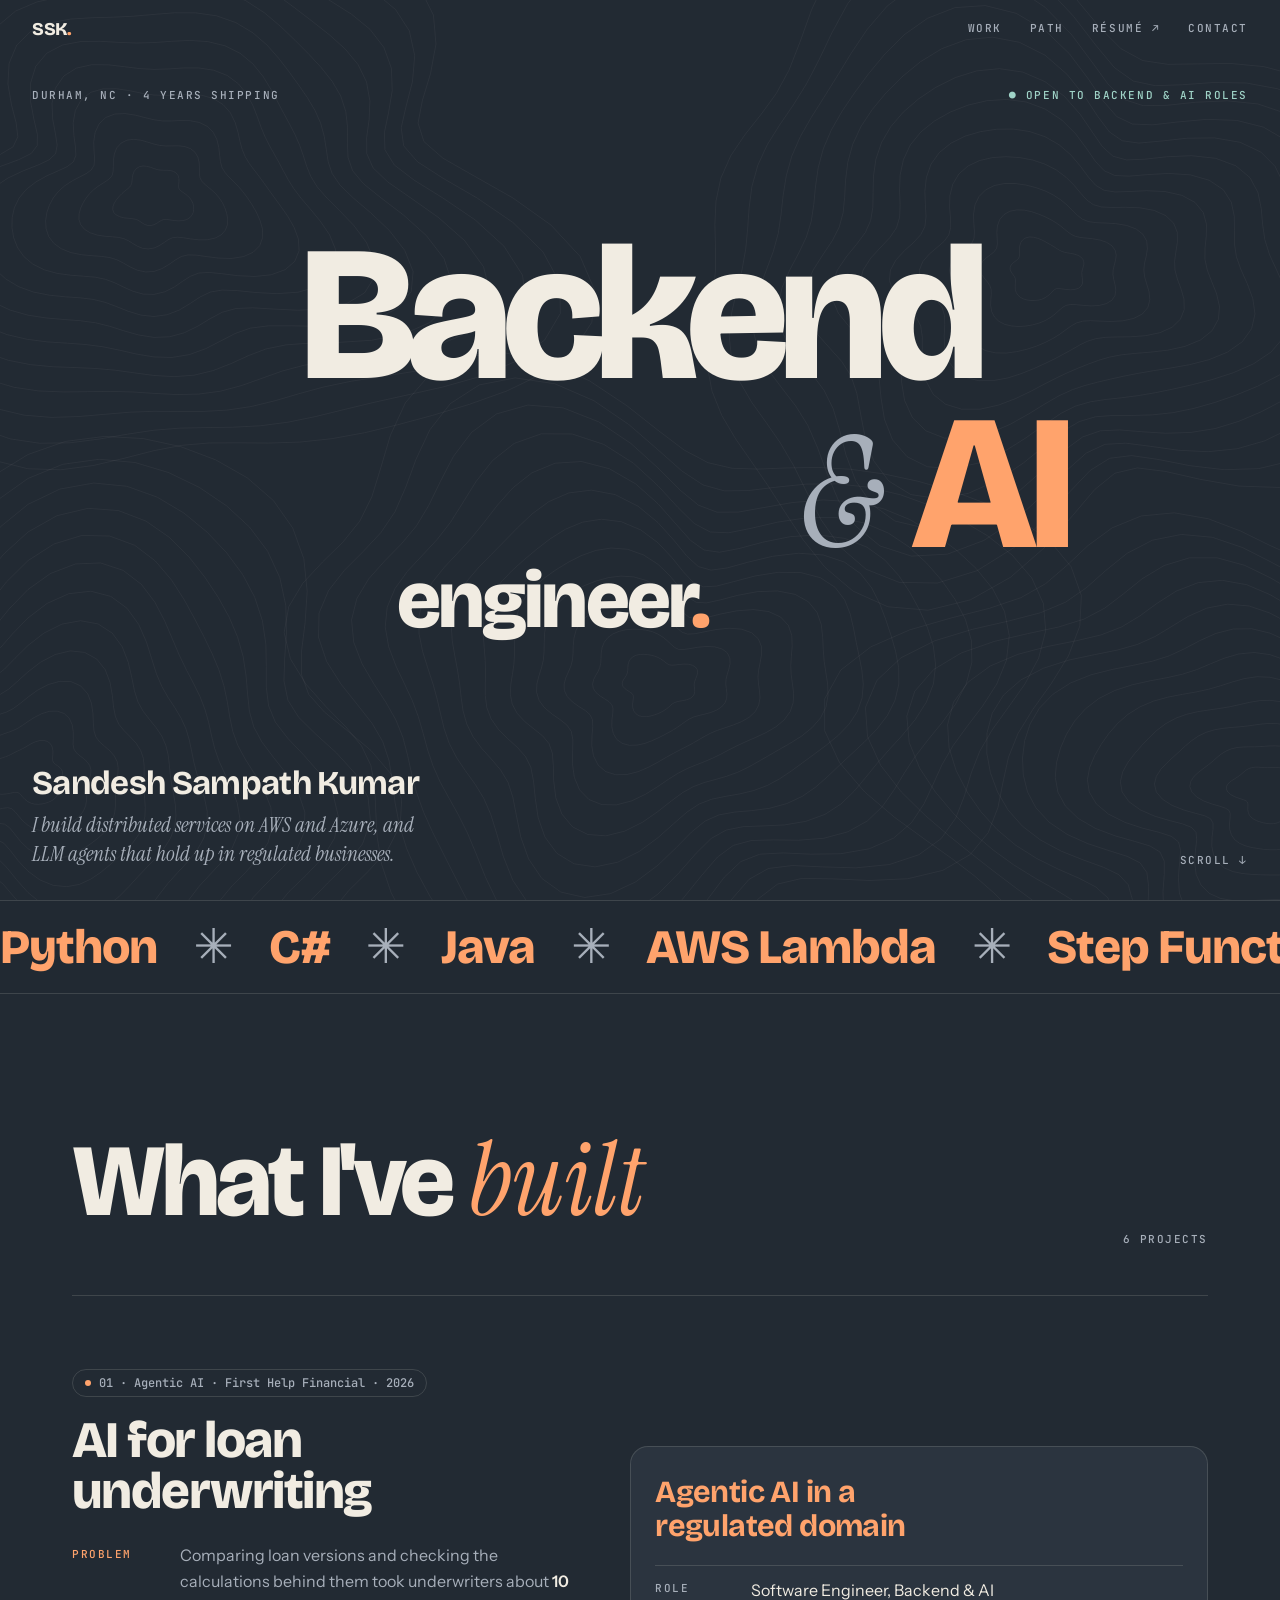
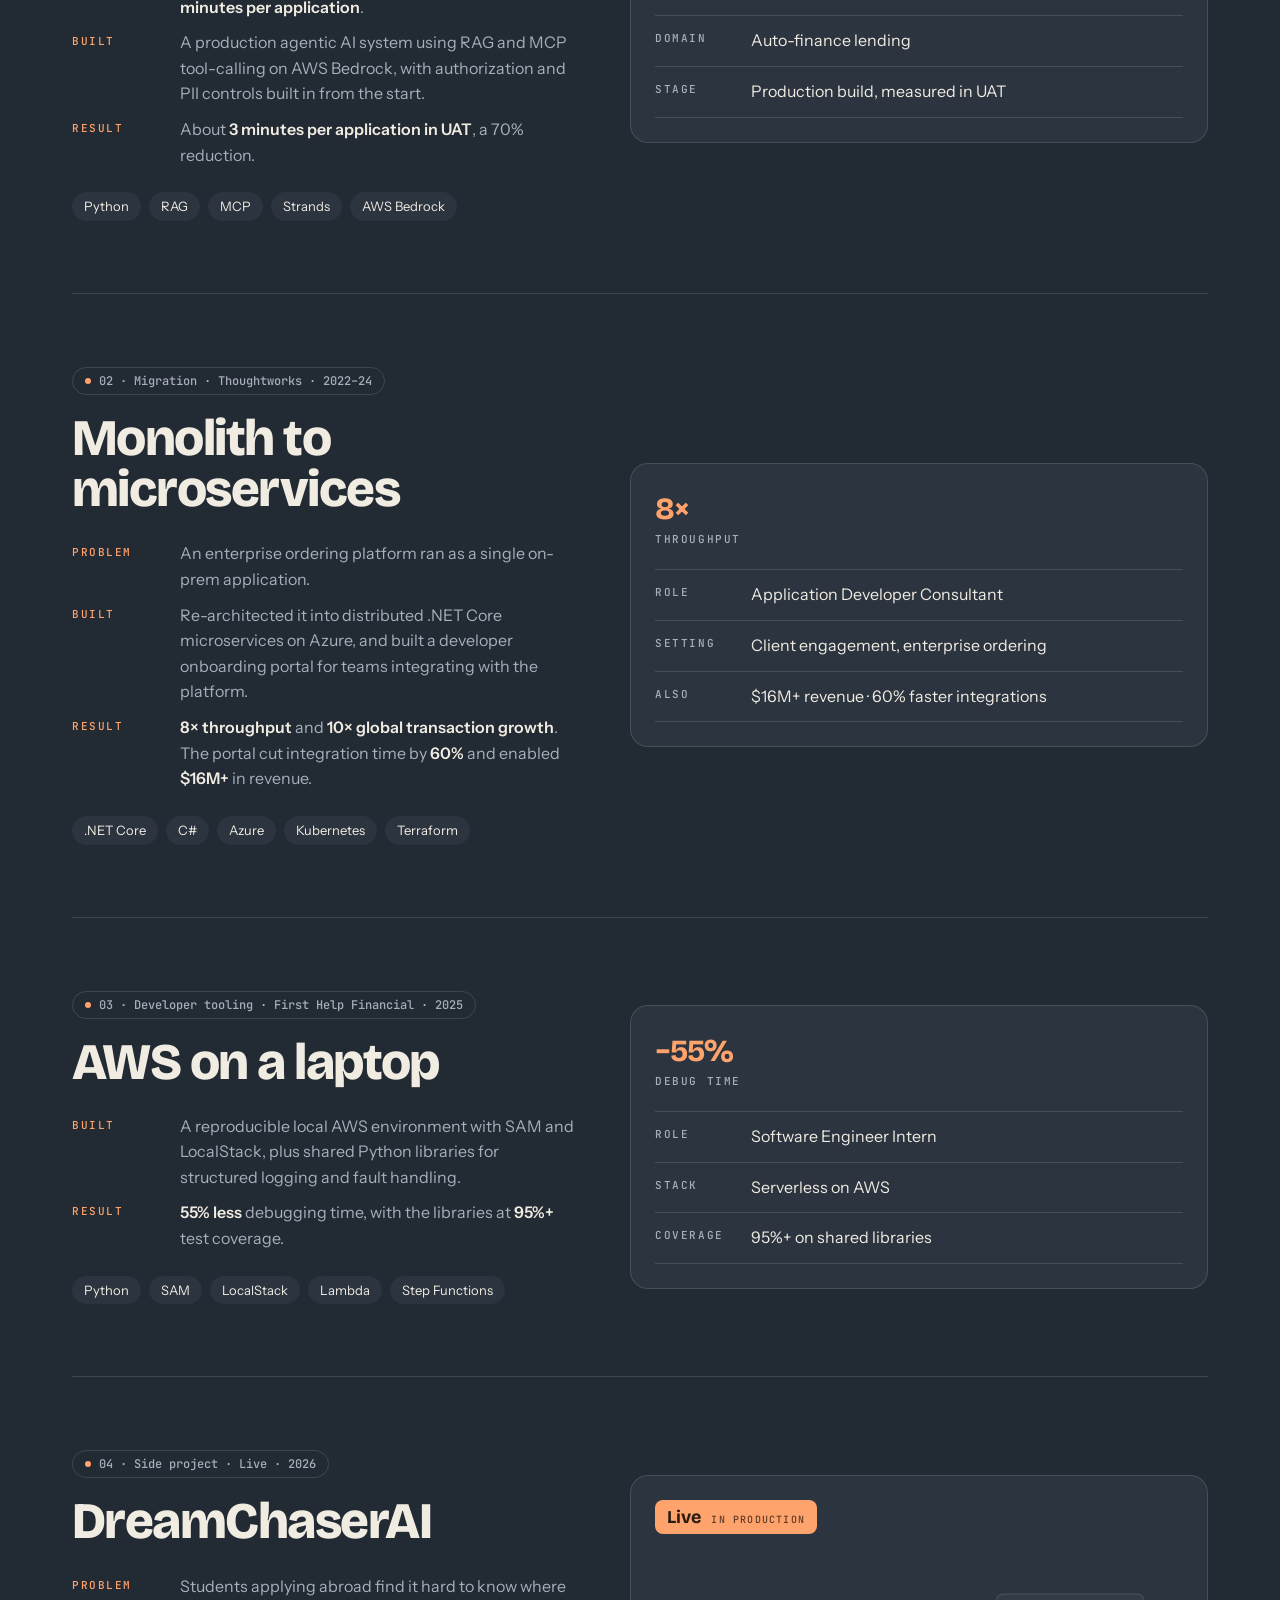
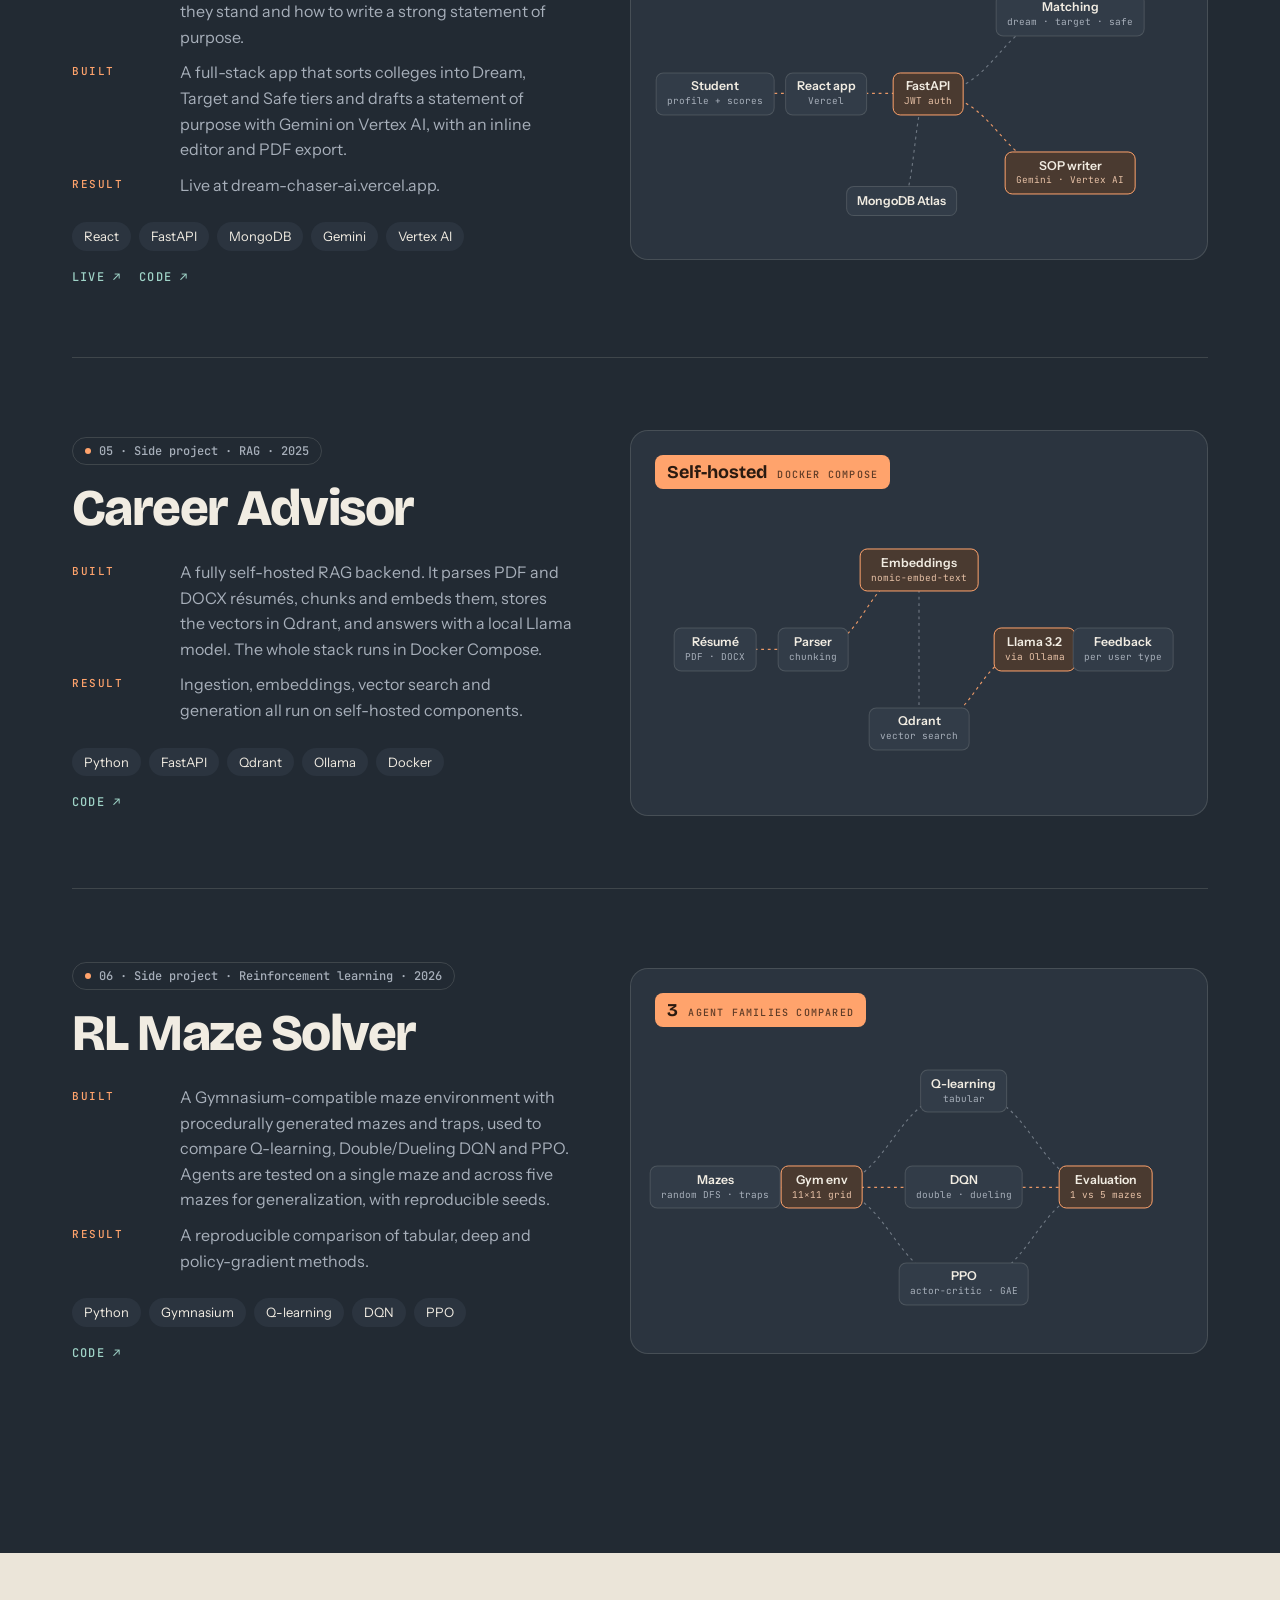
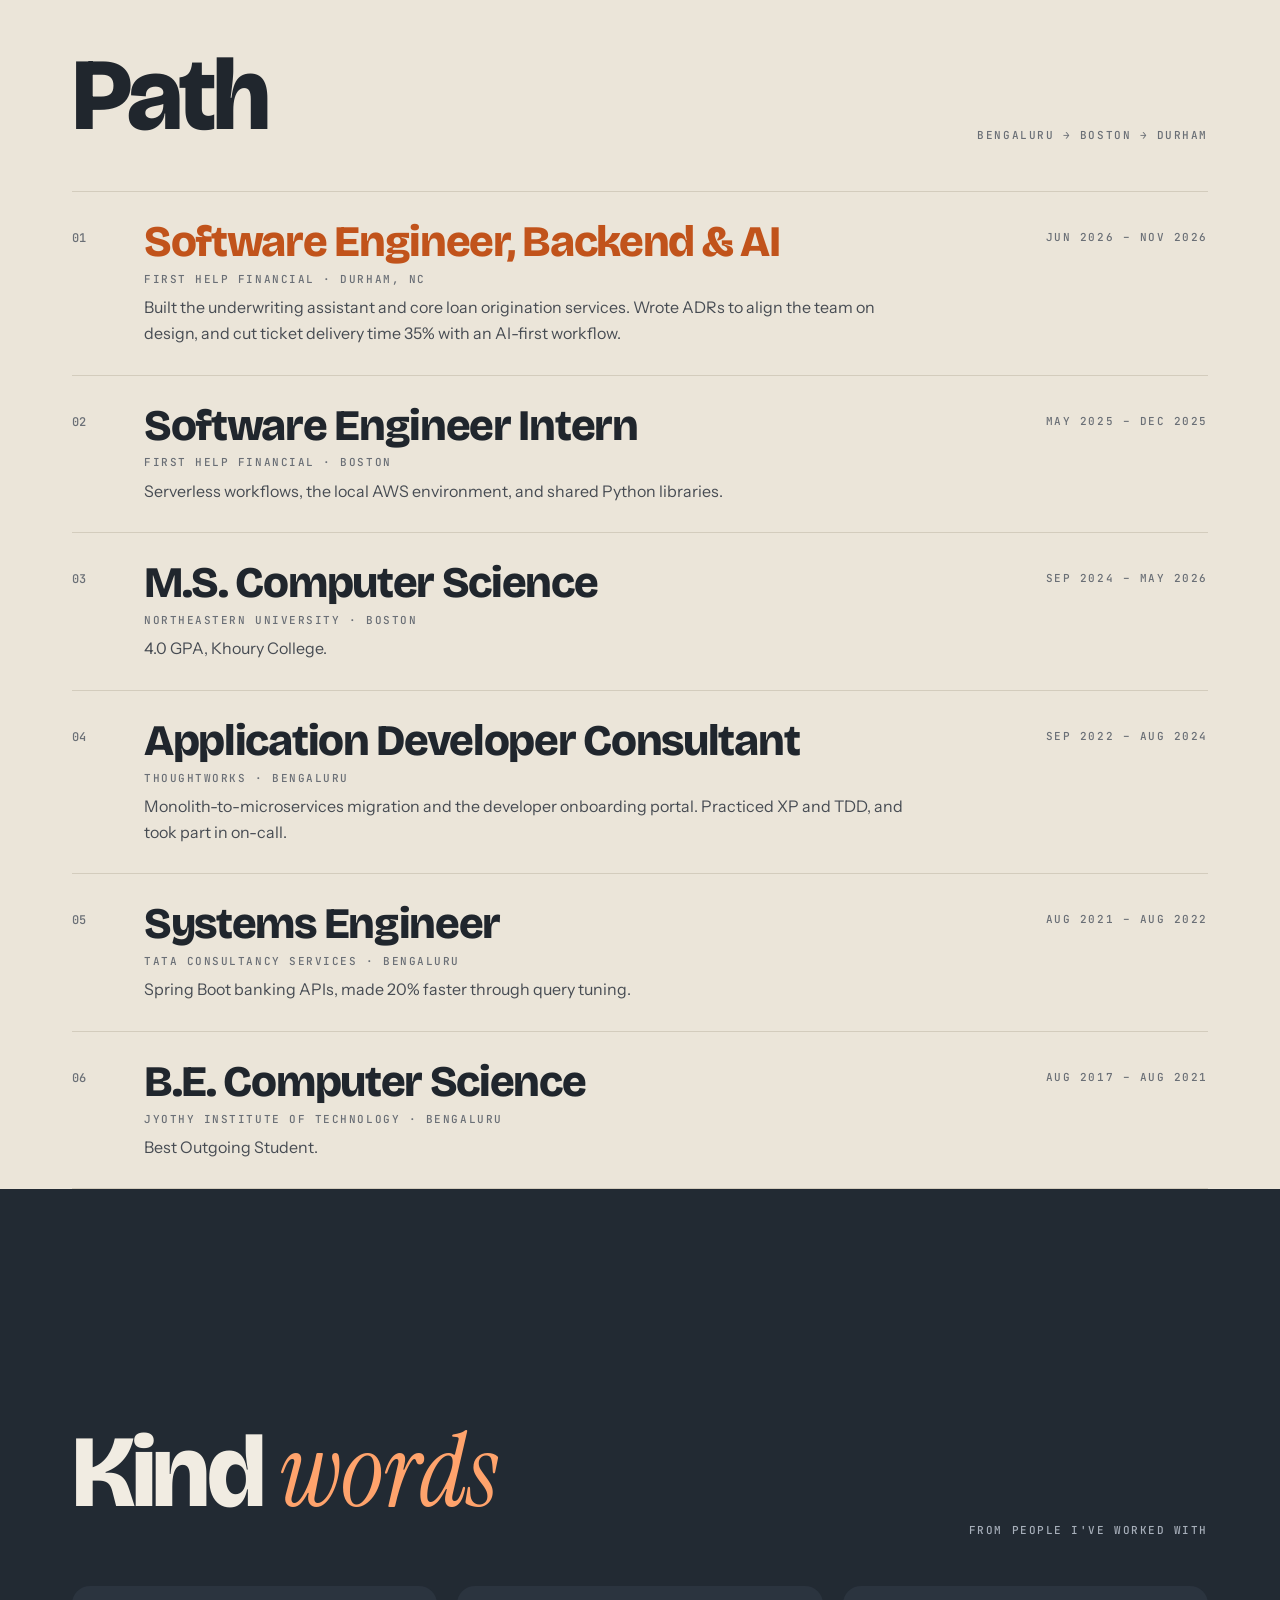
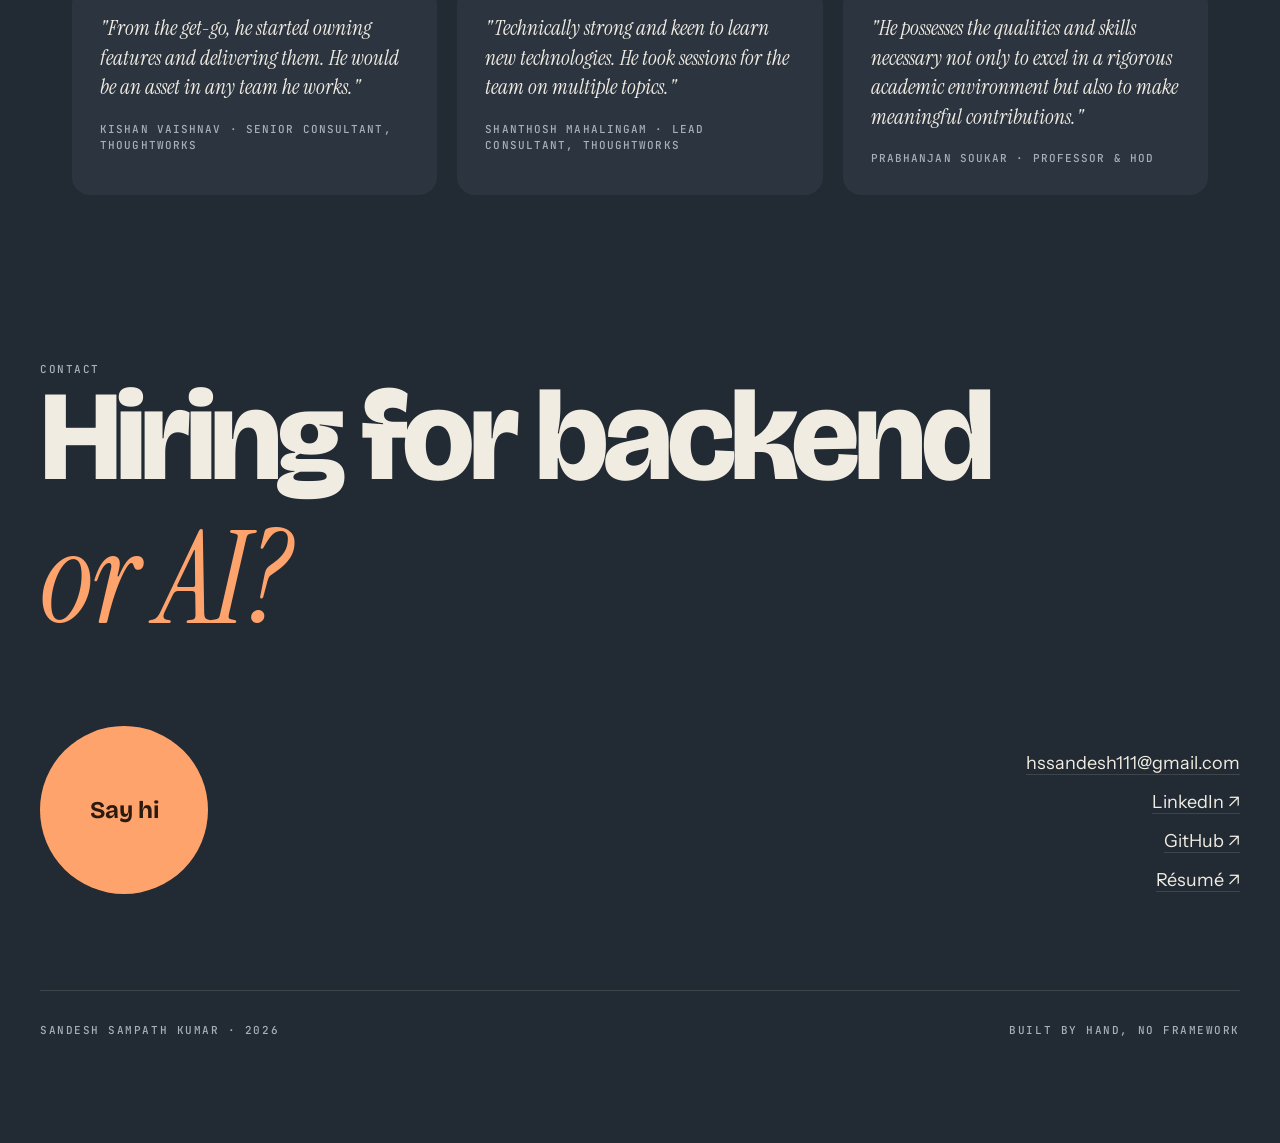
<file: dm/index.html>
<!DOCTYPE html>
<html lang="en">
<head>
<meta charset="UTF-8" />
<title>Sandesh Sampath Kumar</title>
<meta name="robots" content="noindex" />
<link rel="canonical" href="https://www.sandeshsampath.com/" />
<!-- Short link: /dm sends visitors to the home page tagged ref=dm, so GoatCounter can count where they came from. -->
<meta http-equiv="refresh" content="0; url=/?ref=dm" />
<script>location.replace("/?ref=dm");</script>
</head>
<body><a href="/?ref=dm">Continue to sandeshsampath.com</a></body>
</html>
</file>
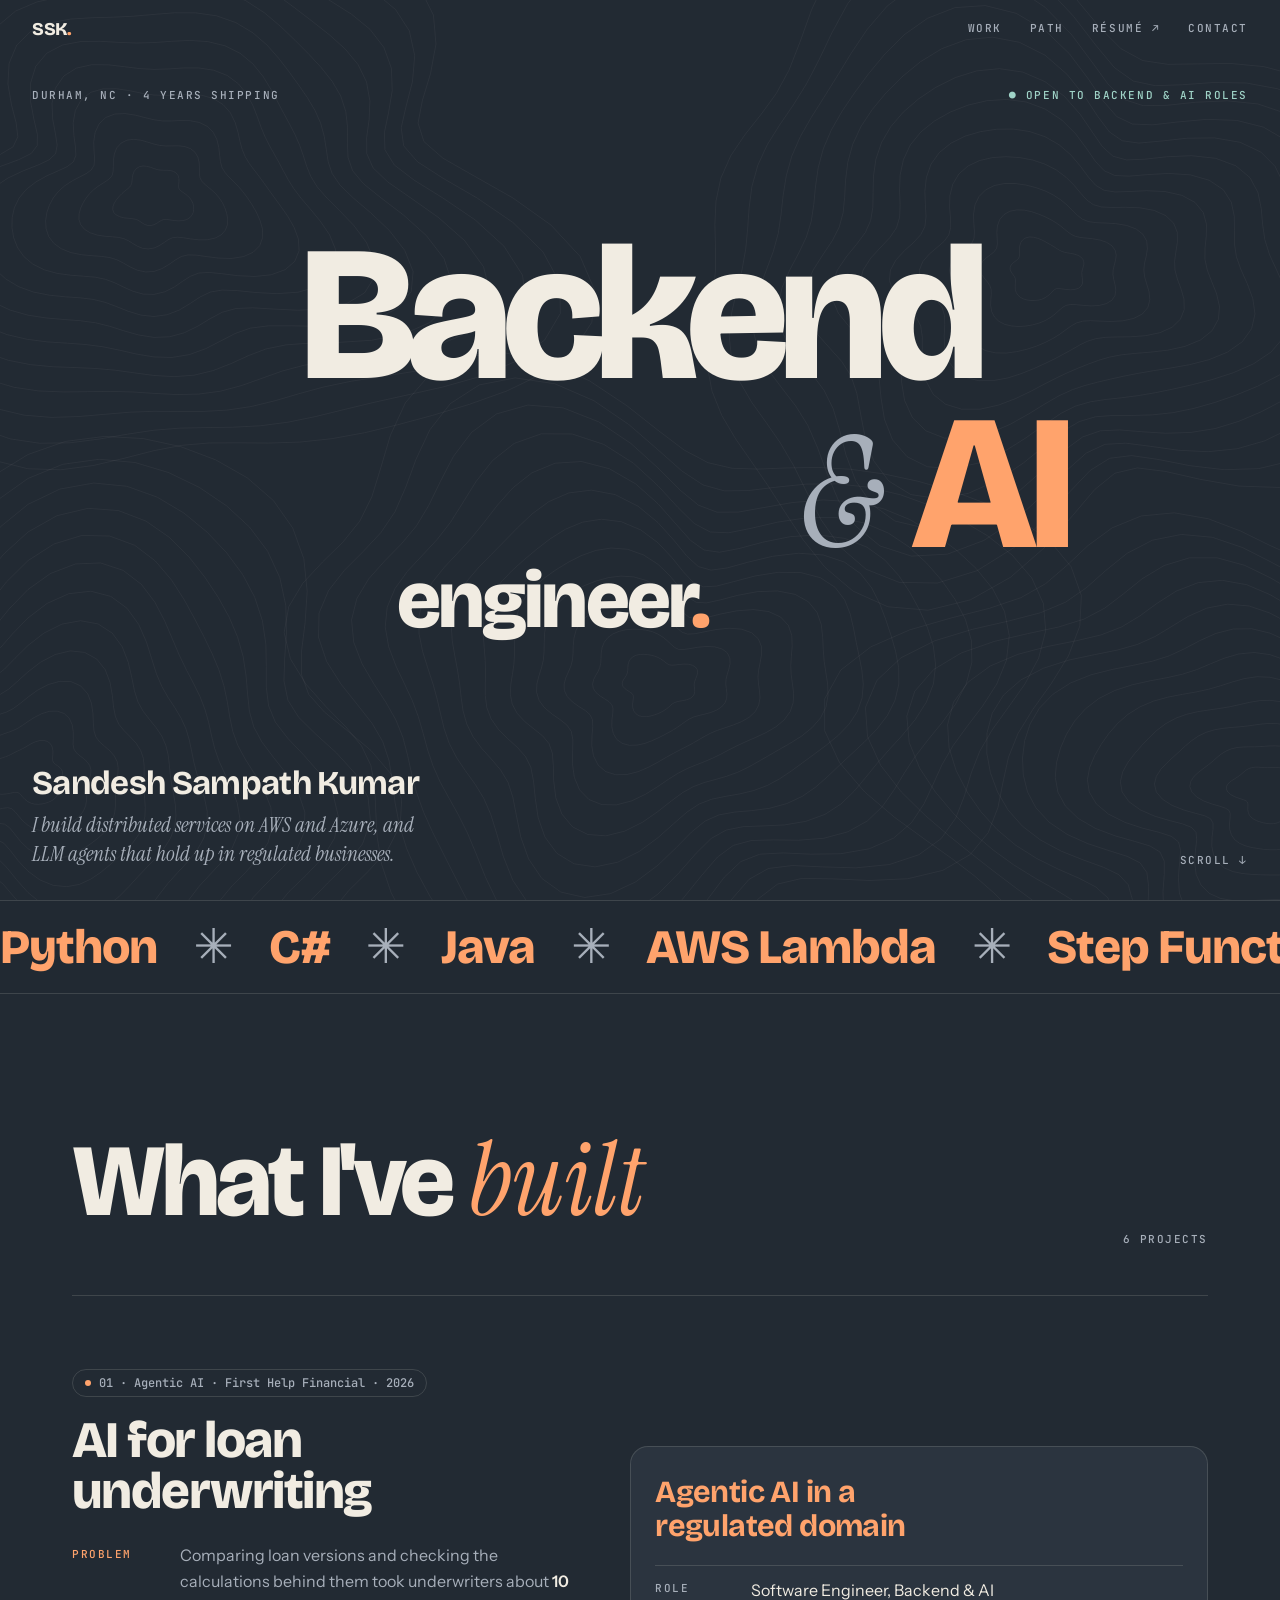
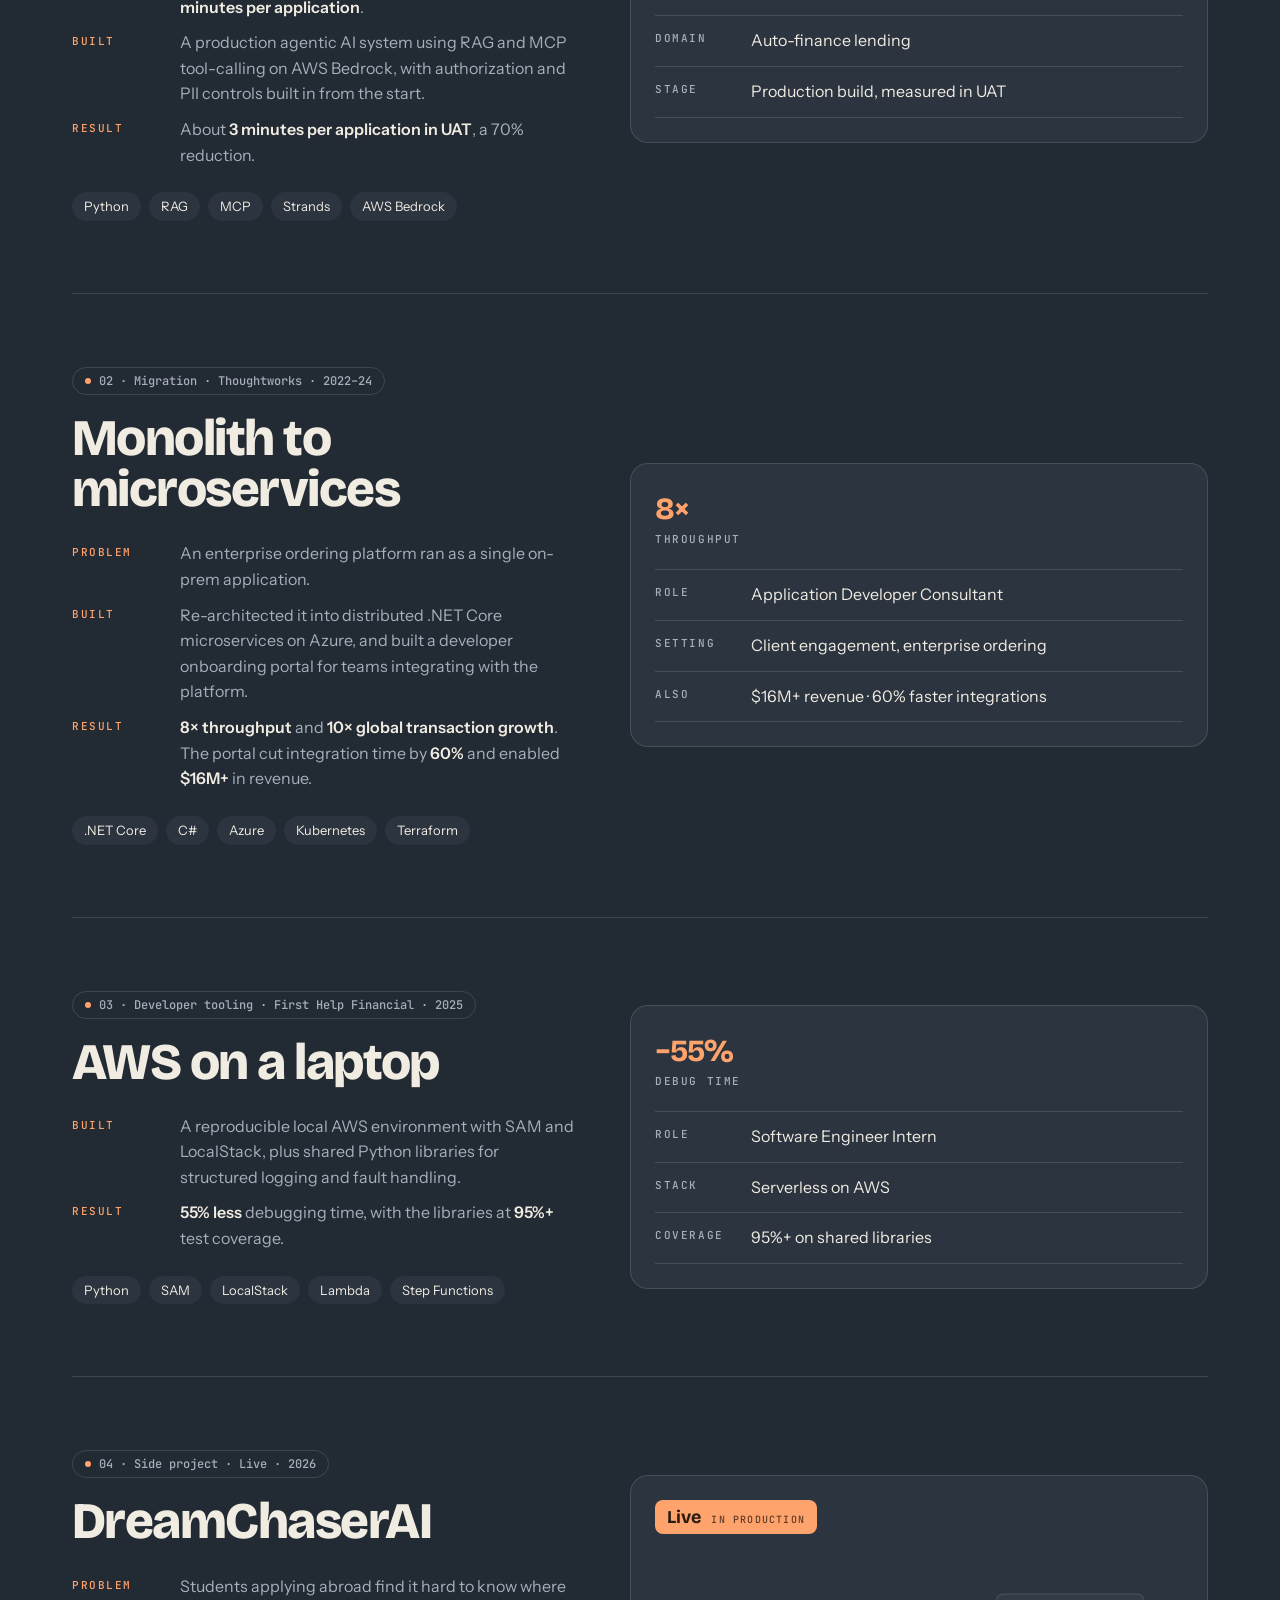
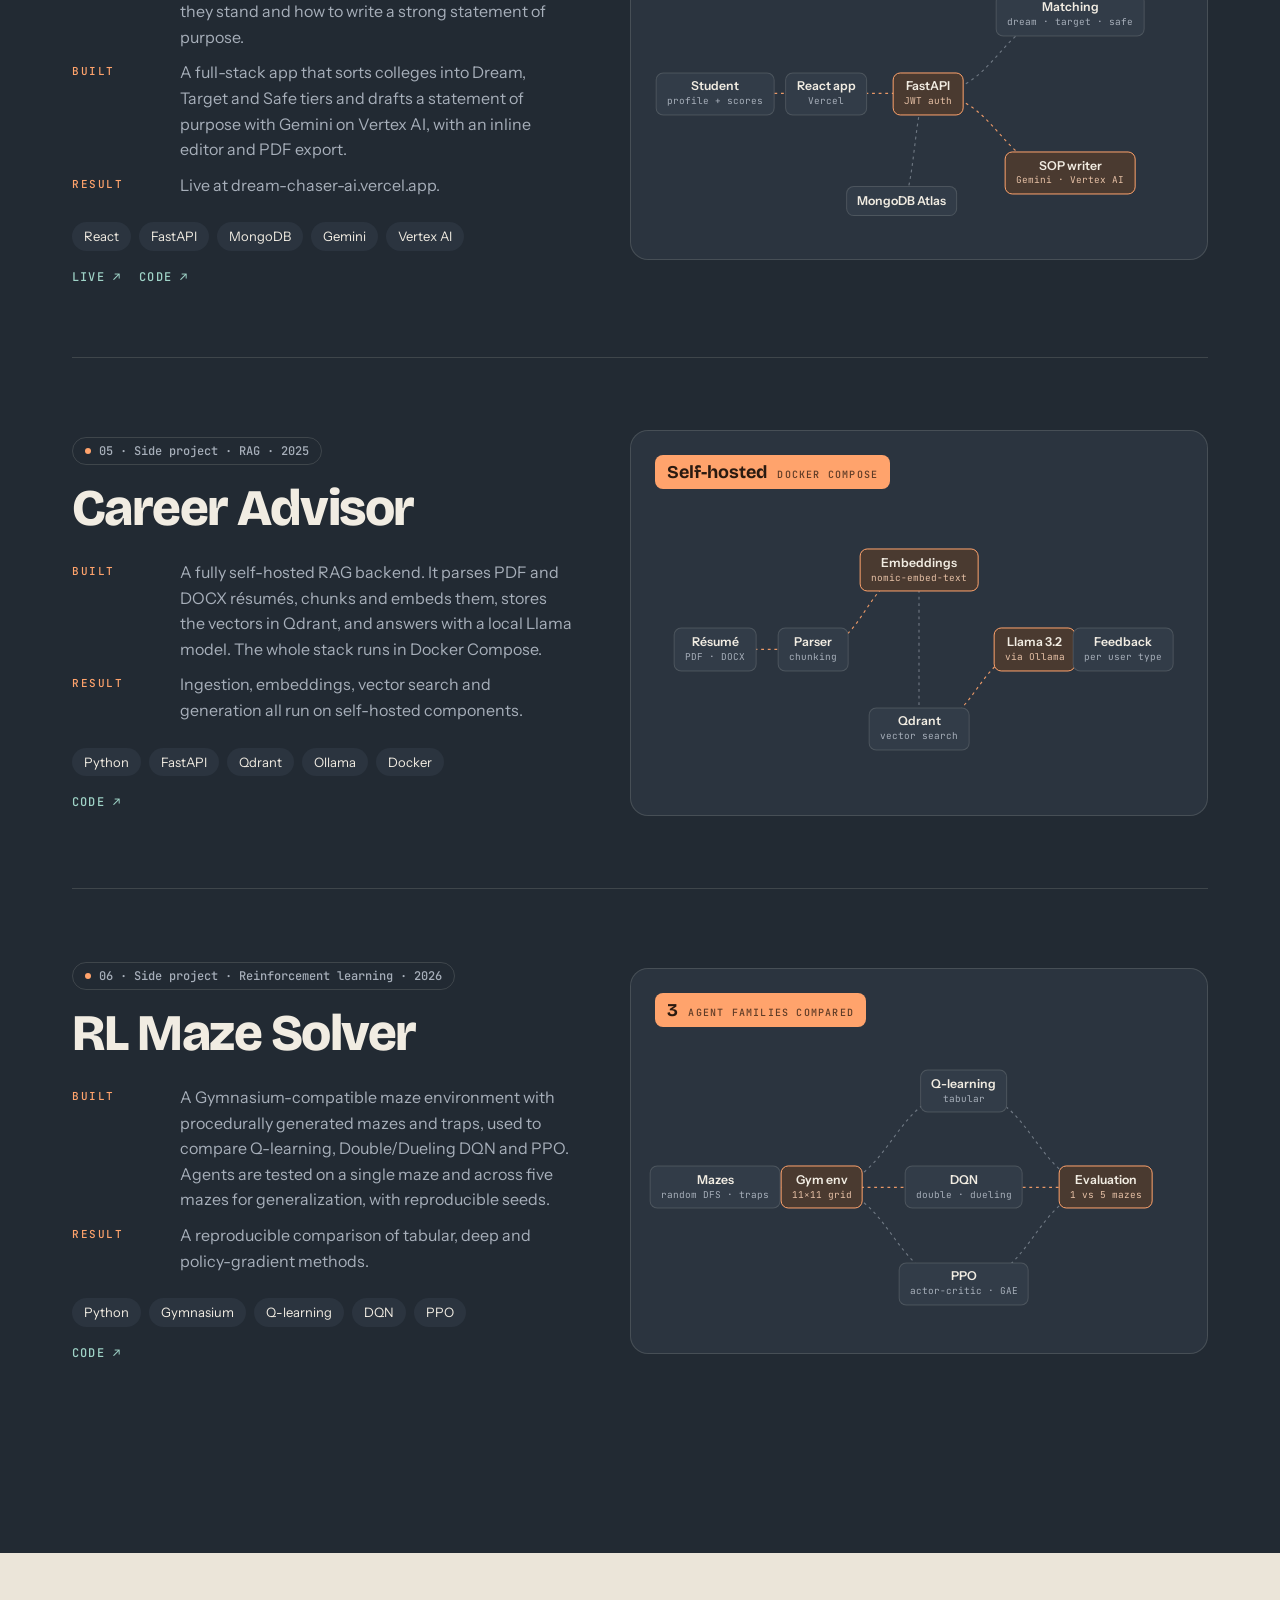
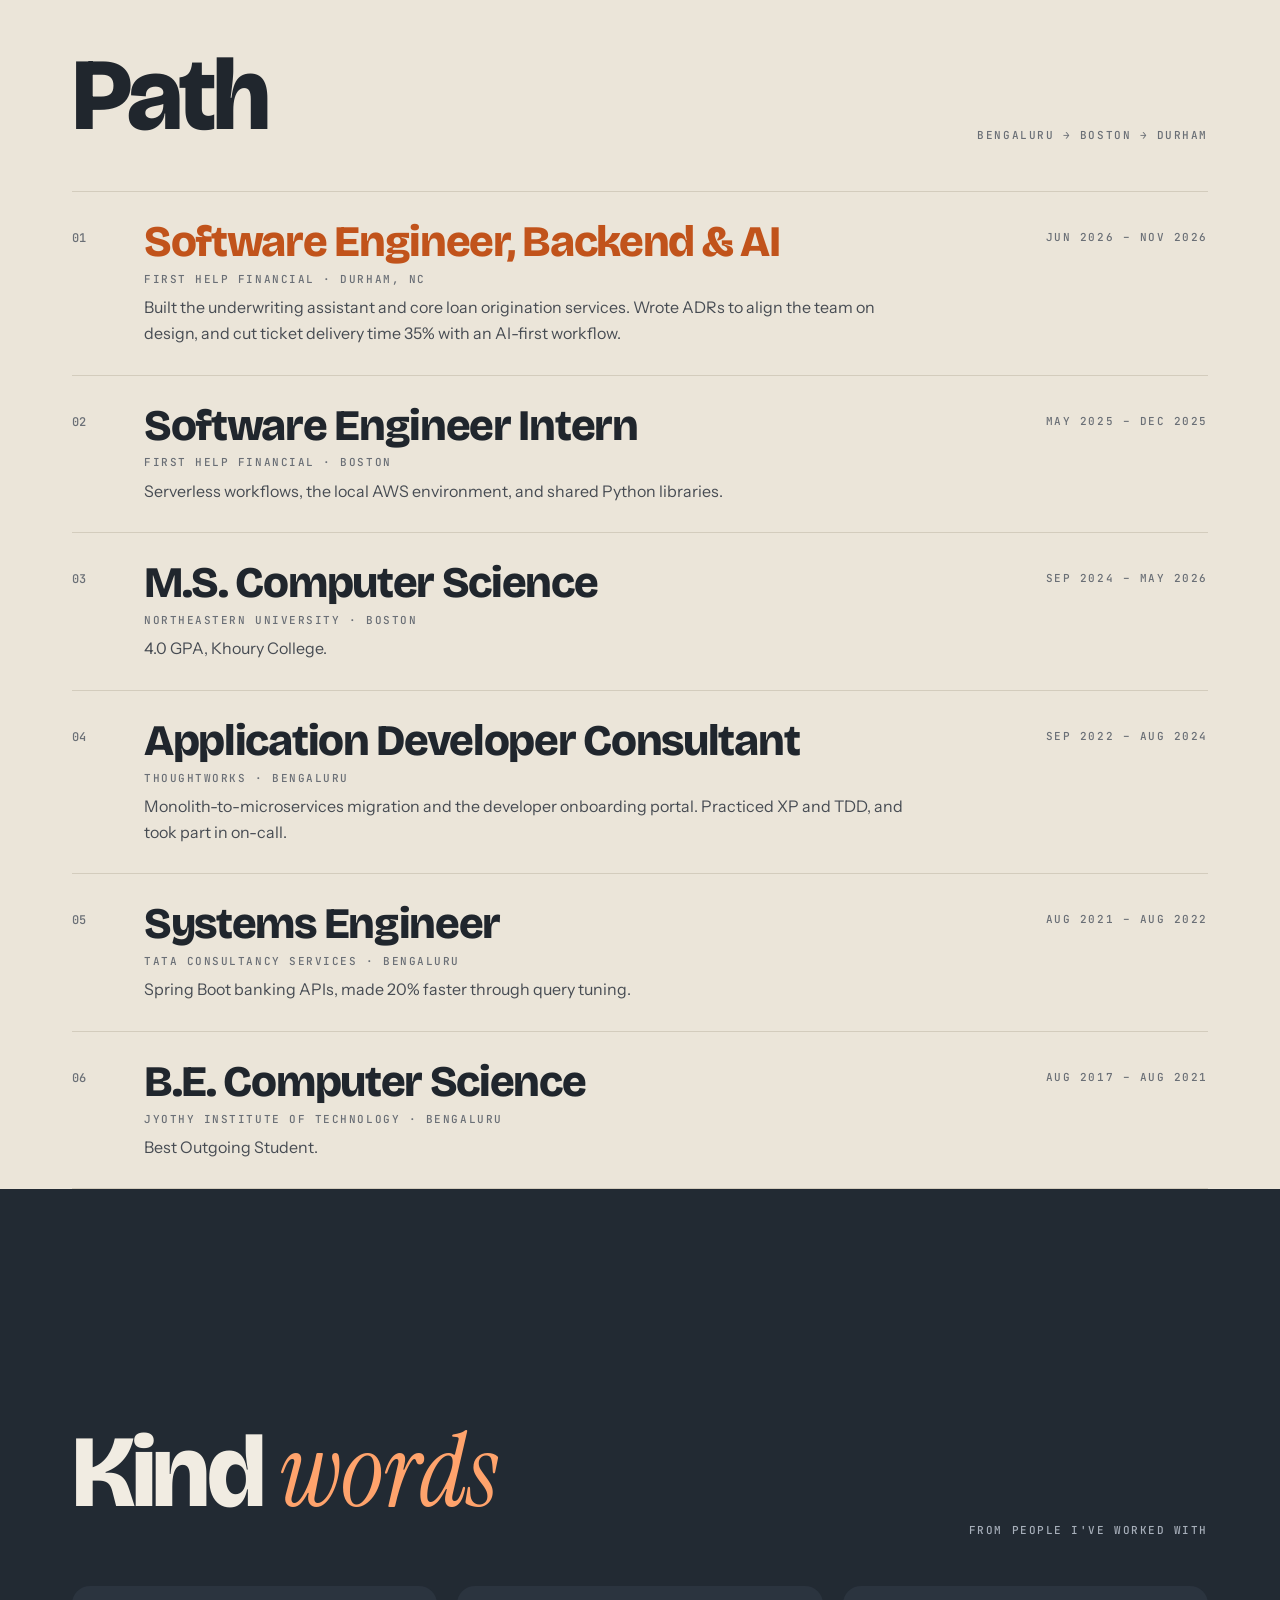
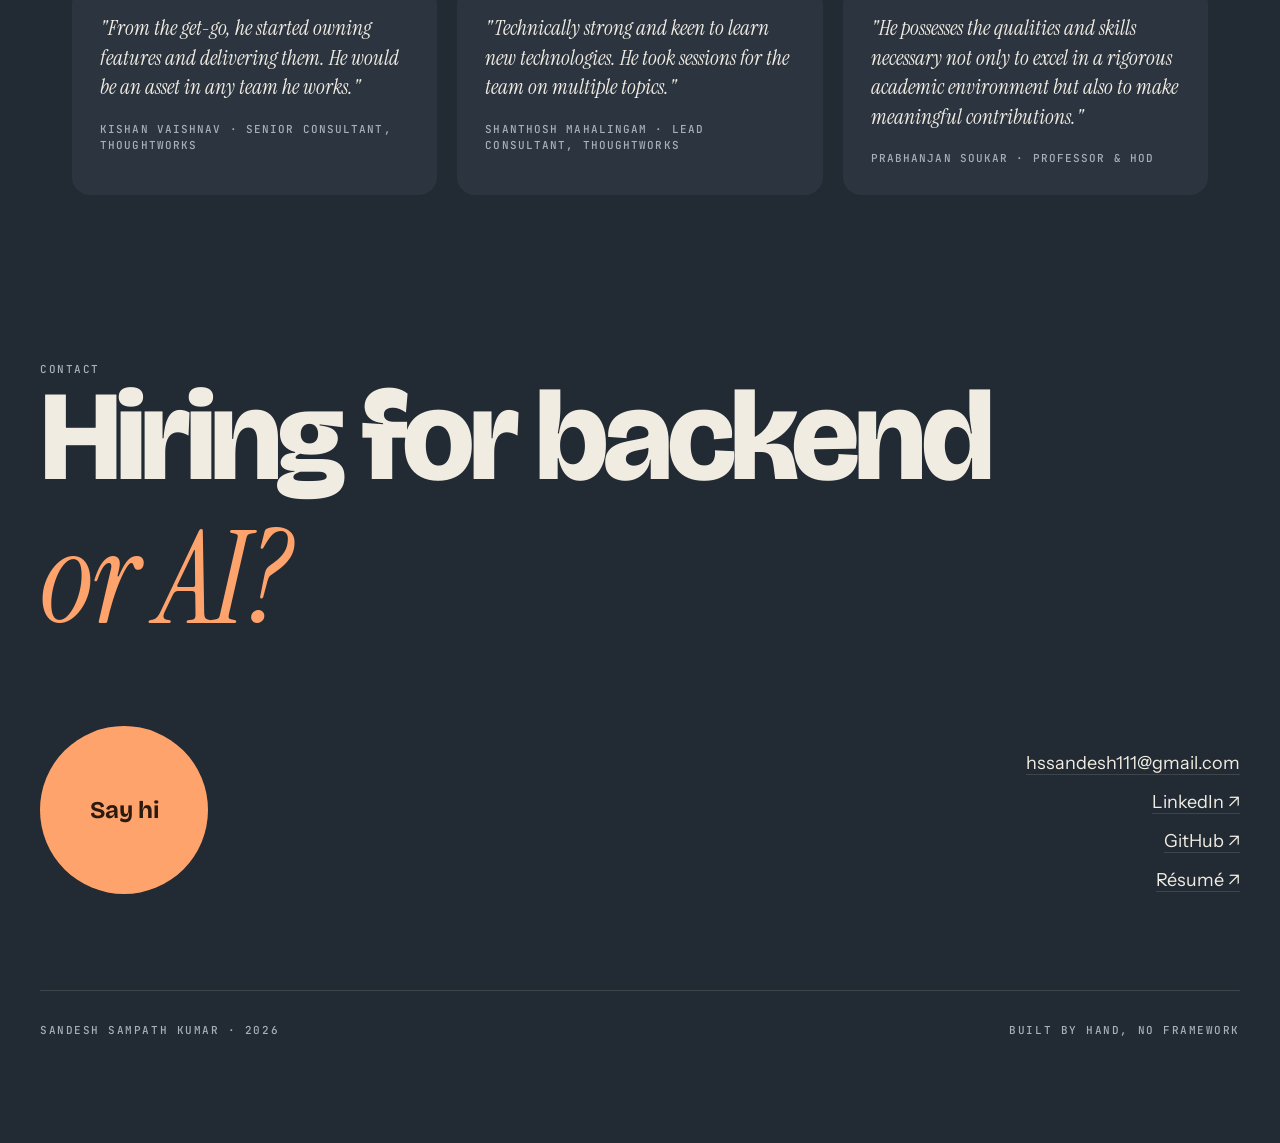
<file: gh/index.html>
<!DOCTYPE html>
<html lang="en">
<head>
<meta charset="UTF-8" />
<title>Sandesh Sampath Kumar</title>
<meta name="robots" content="noindex" />
<link rel="canonical" href="https://www.sandeshsampath.com/" />
<!-- Short link: /gh sends visitors to the home page tagged ref=github, so GoatCounter can count where they came from. -->
<meta http-equiv="refresh" content="0; url=/?ref=github" />
<script>location.replace("/?ref=github");</script>
</head>
<body><a href="/?ref=github">Continue to sandeshsampath.com</a></body>
</html>
</file>
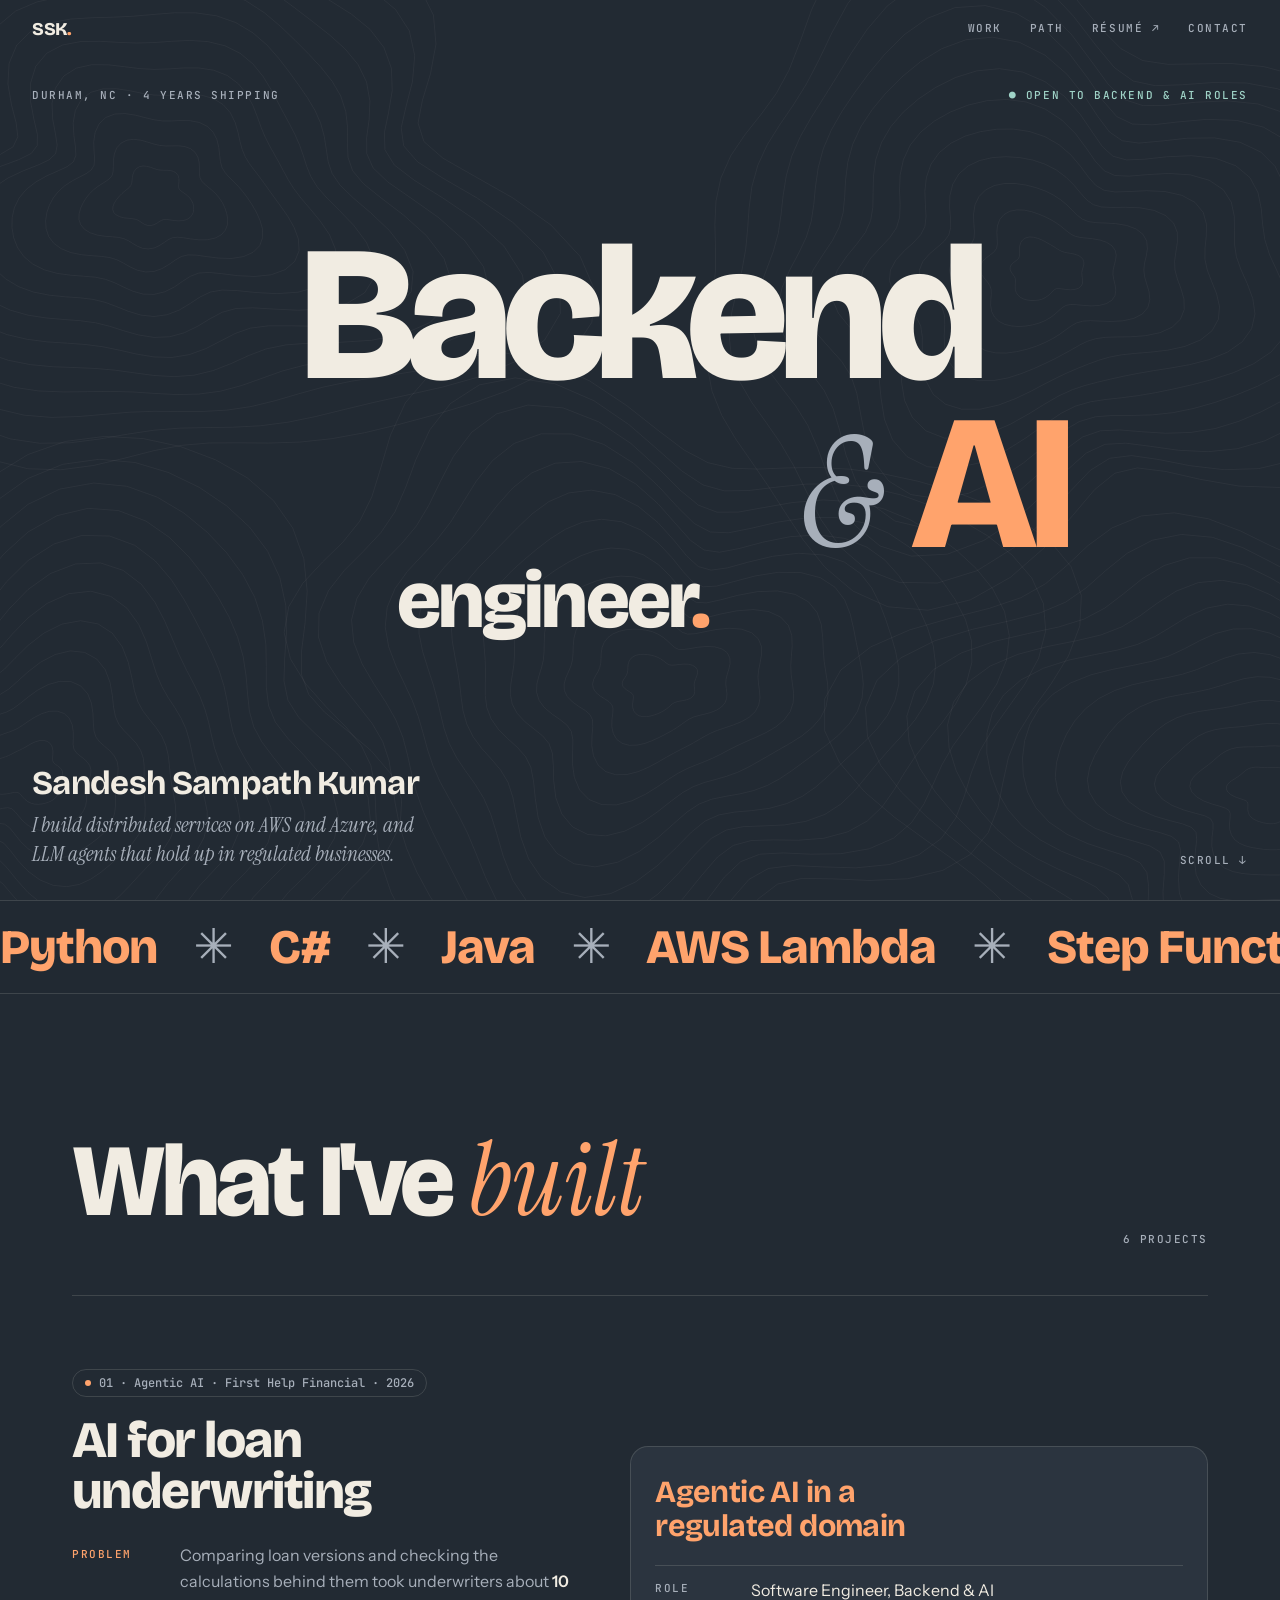
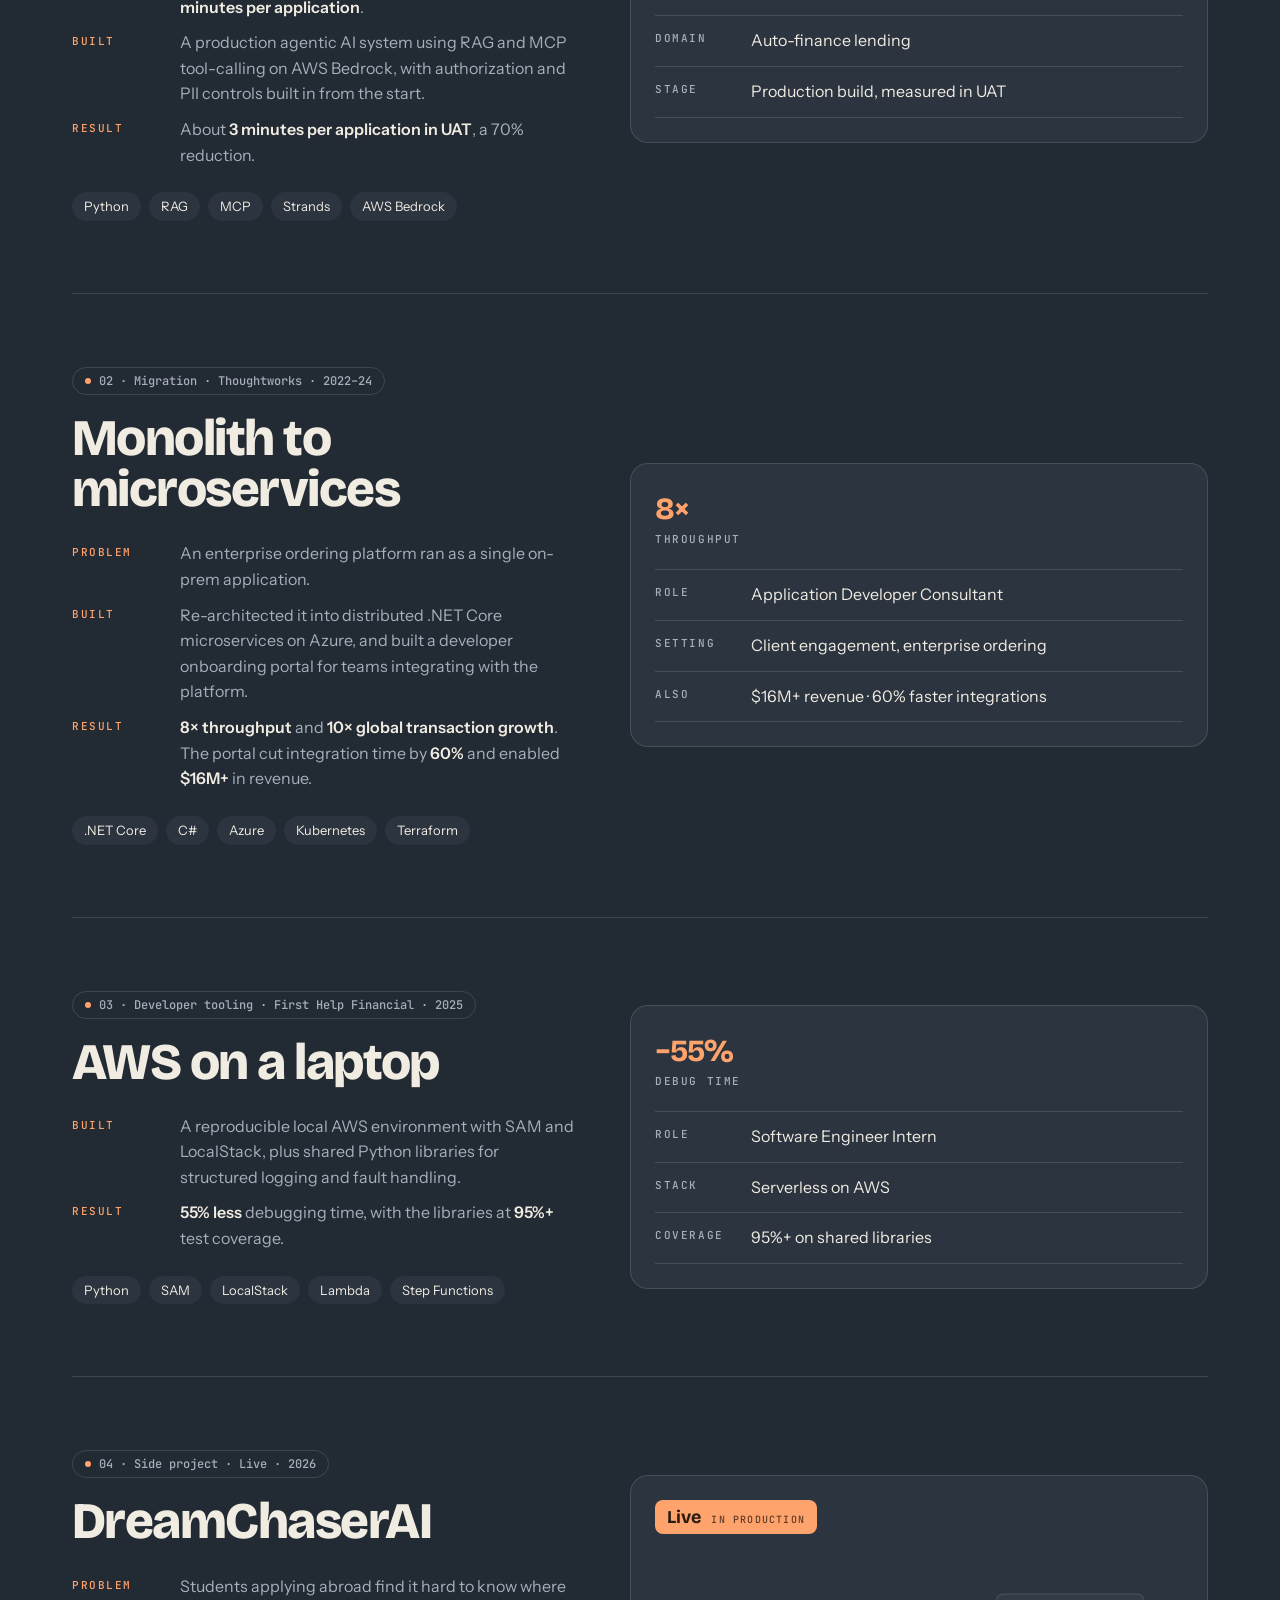
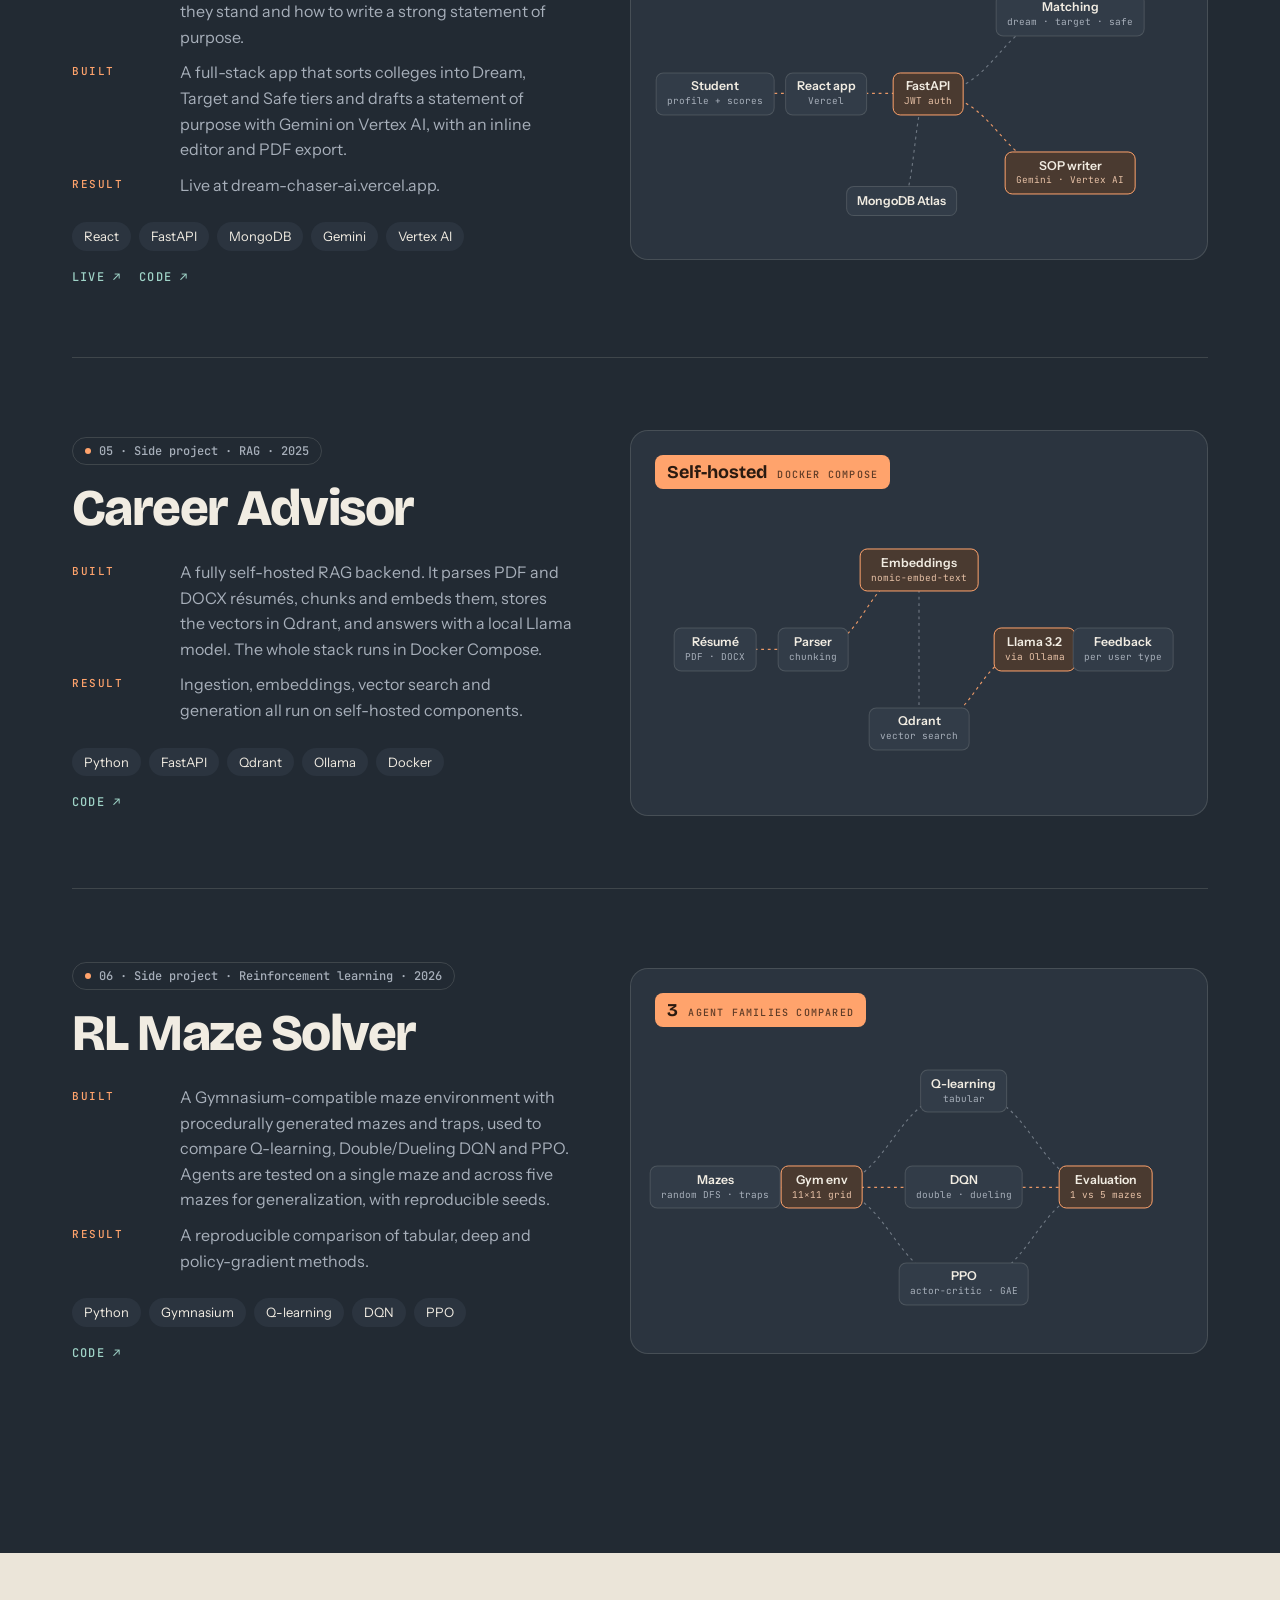
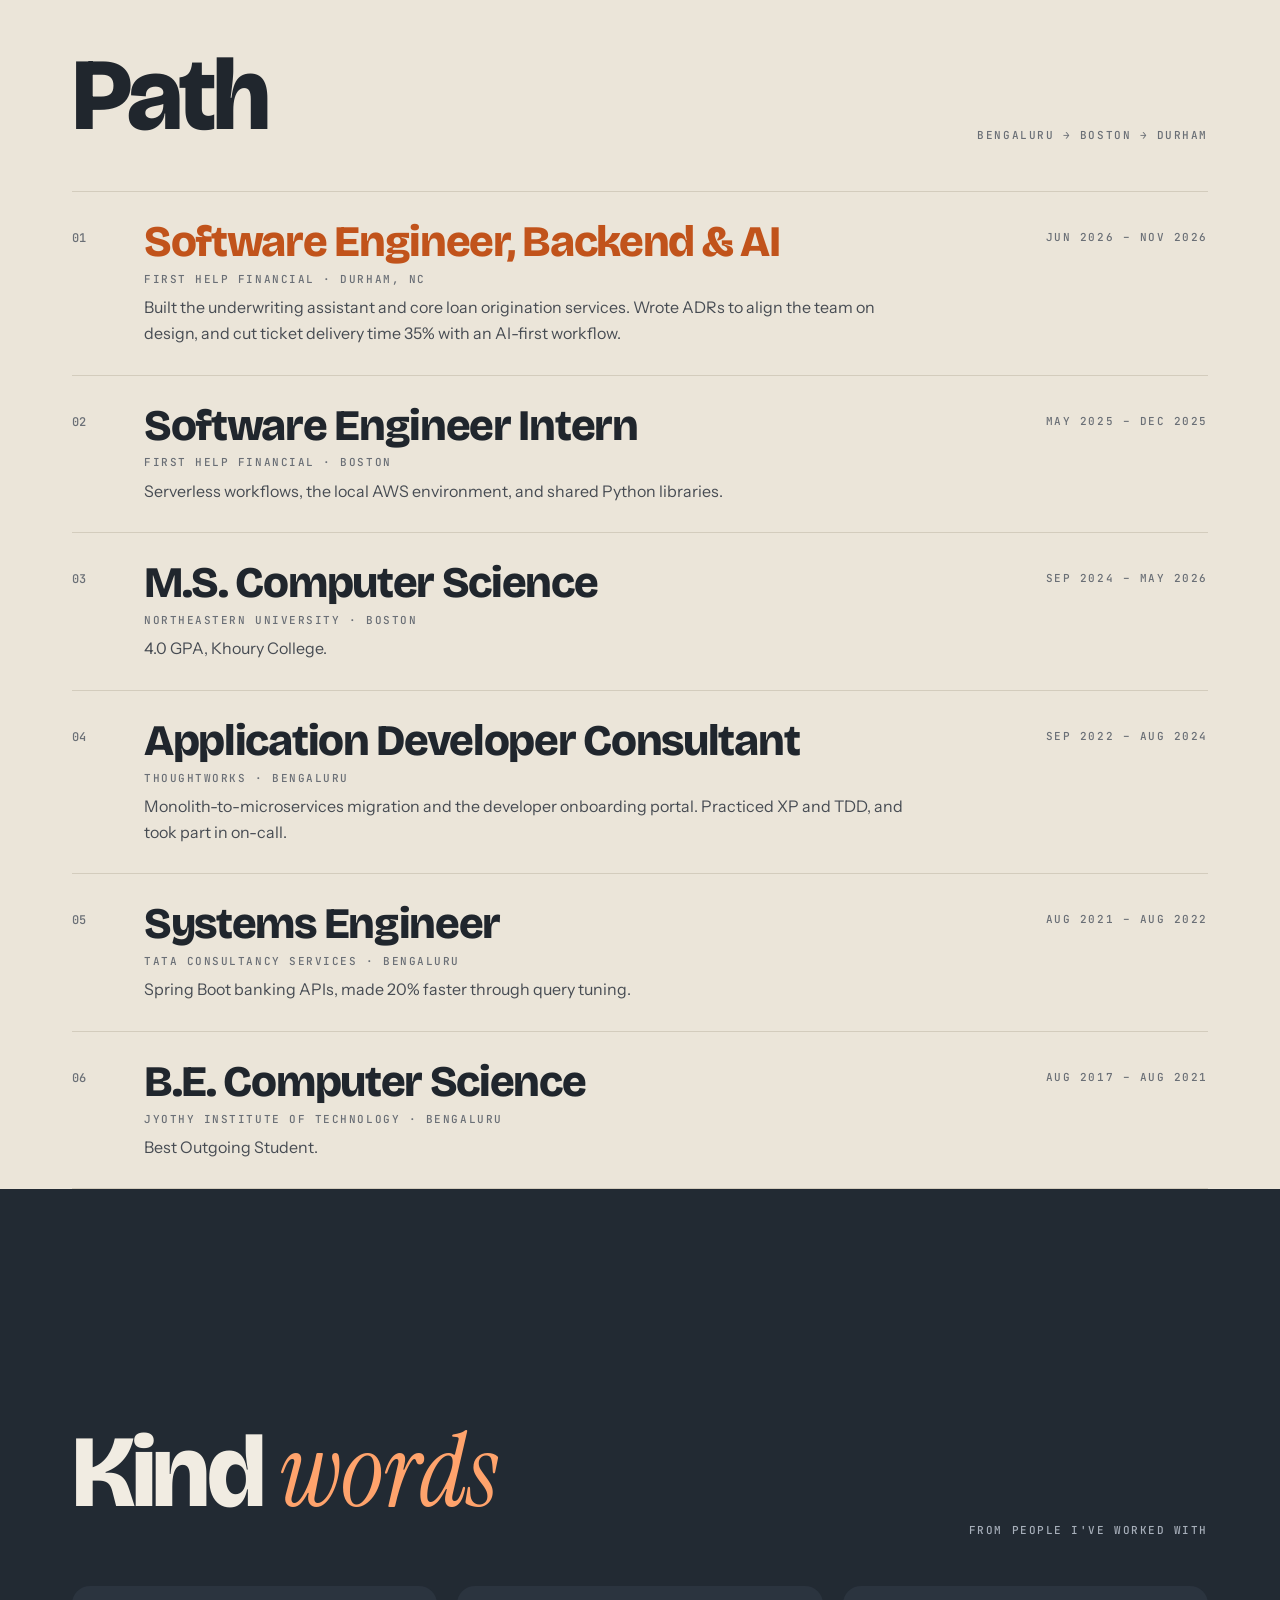
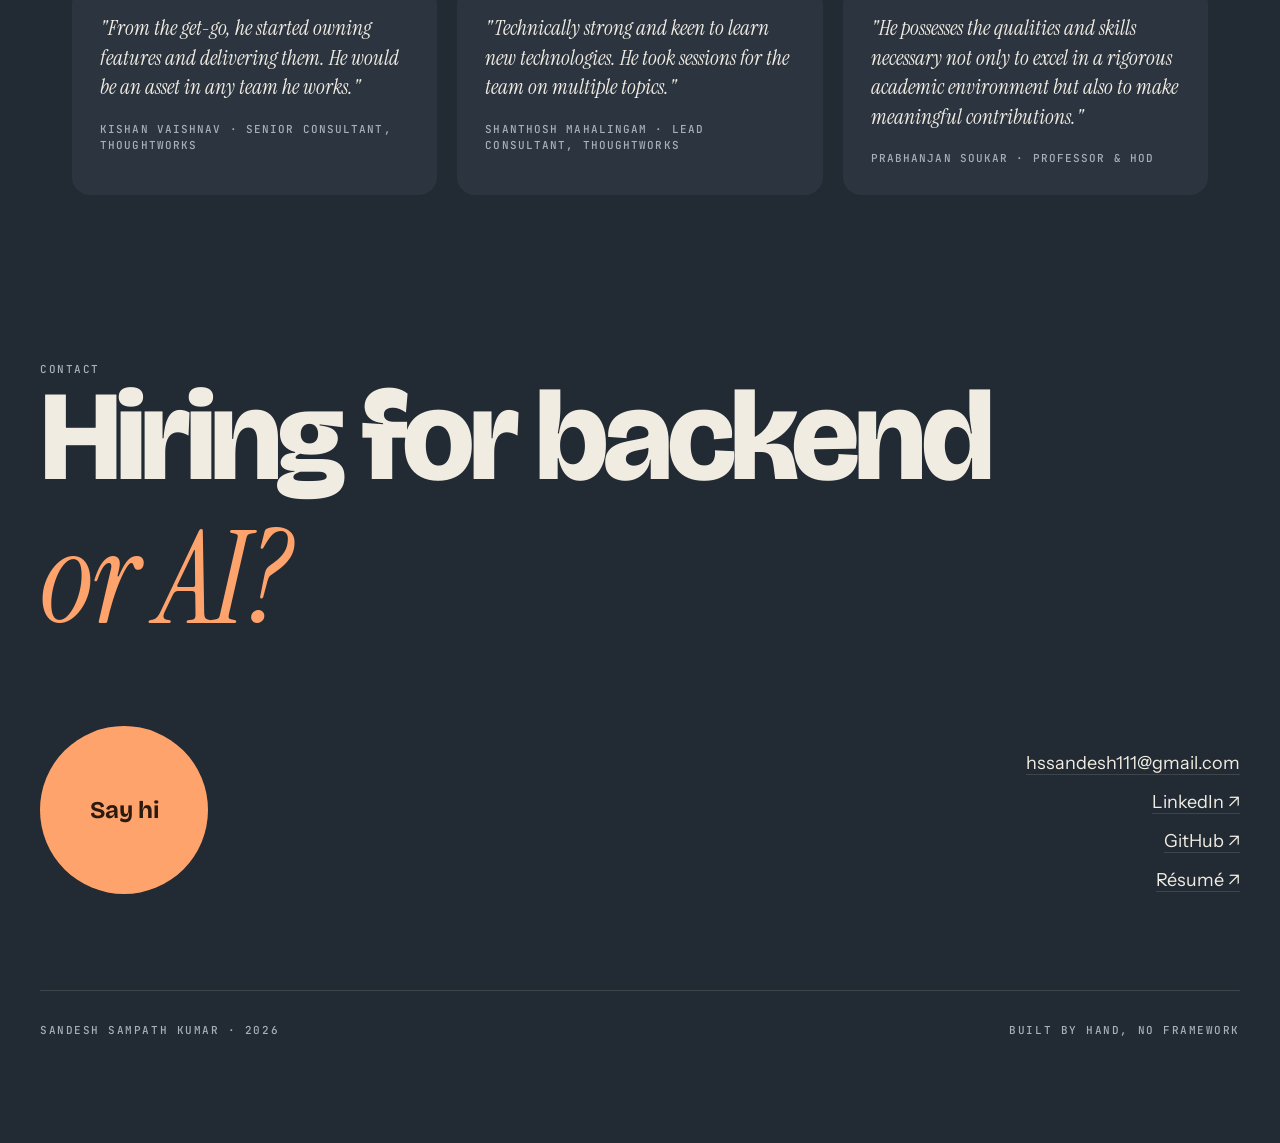
<file: in/index.html>
<!DOCTYPE html>
<html lang="en">
<head>
<meta charset="UTF-8" />
<title>Sandesh Sampath Kumar</title>
<meta name="robots" content="noindex" />
<link rel="canonical" href="https://www.sandeshsampath.com/" />
<!-- Short link: /in sends visitors to the home page tagged ref=linkedin, so GoatCounter can count where they came from. -->
<meta http-equiv="refresh" content="0; url=/?ref=linkedin" />
<script>location.replace("/?ref=linkedin");</script>
</head>
<body><a href="/?ref=linkedin">Continue to sandeshsampath.com</a></body>
</html>
</file>
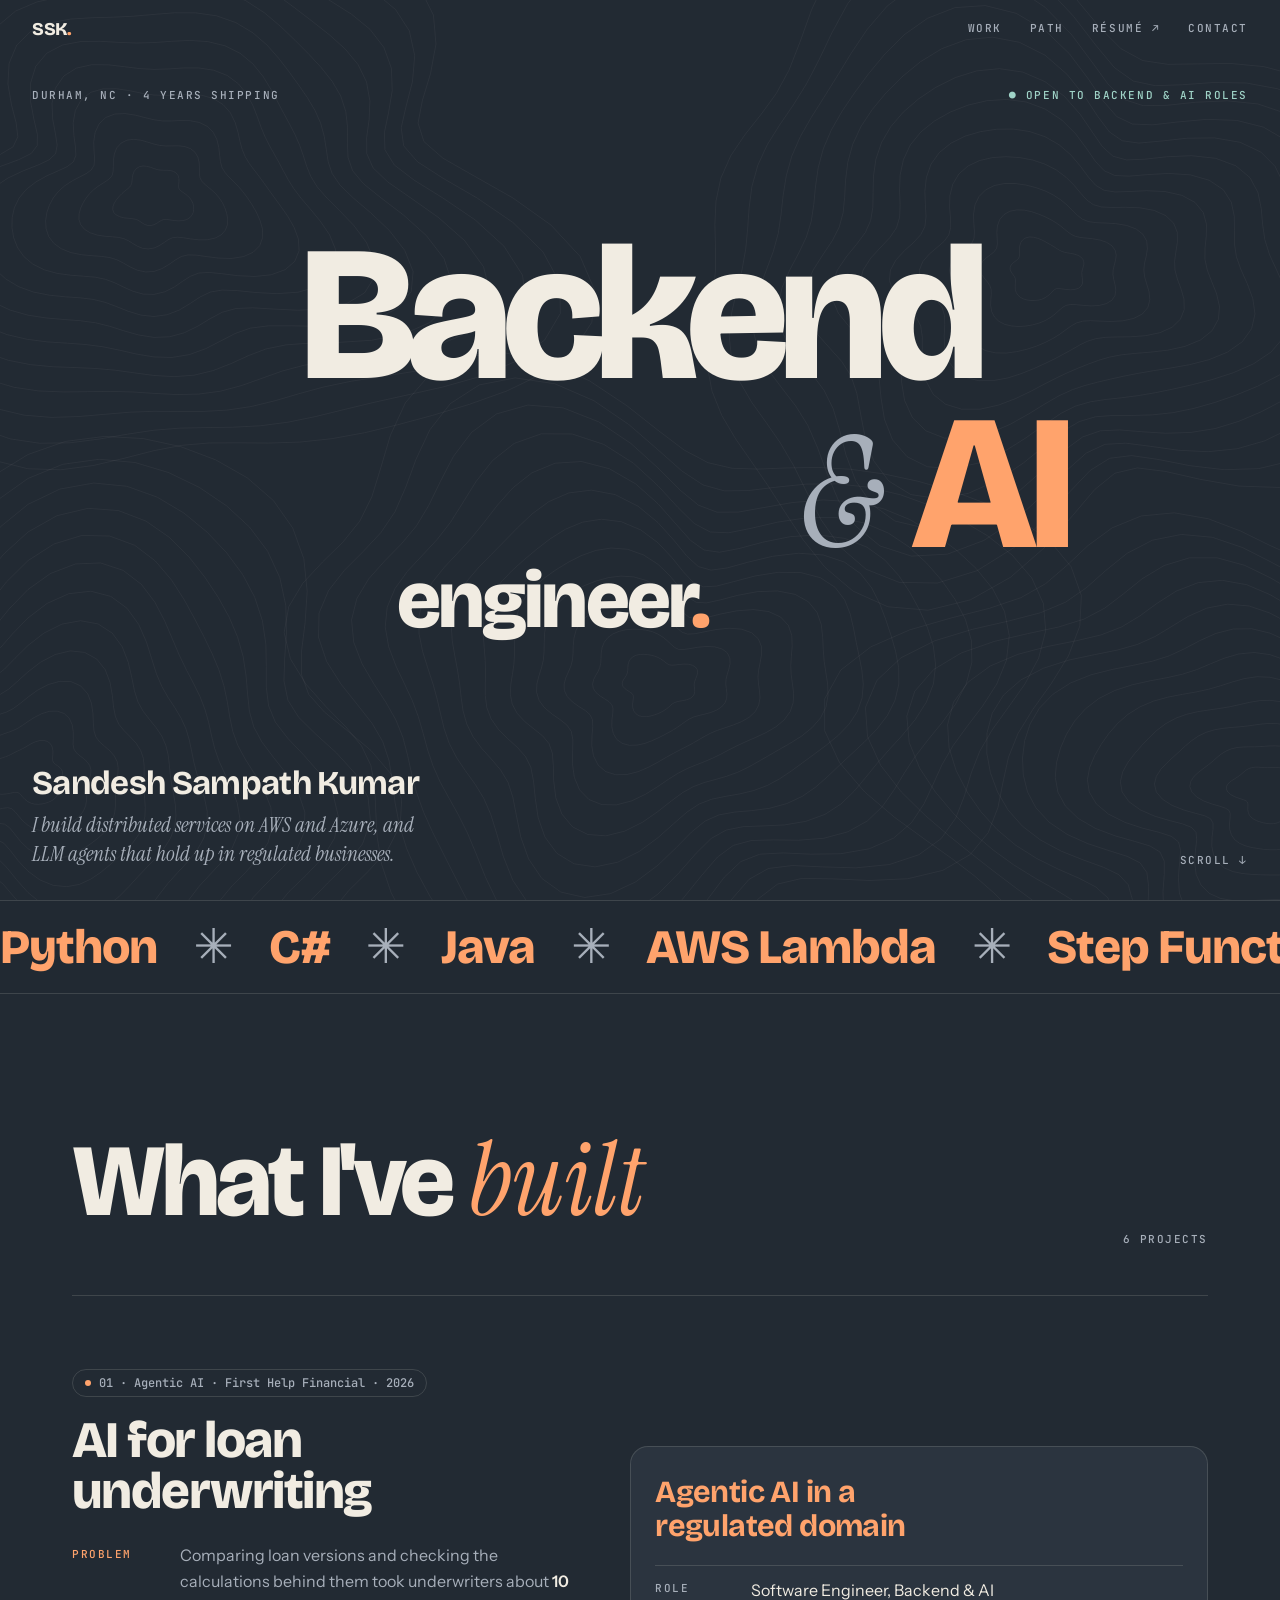
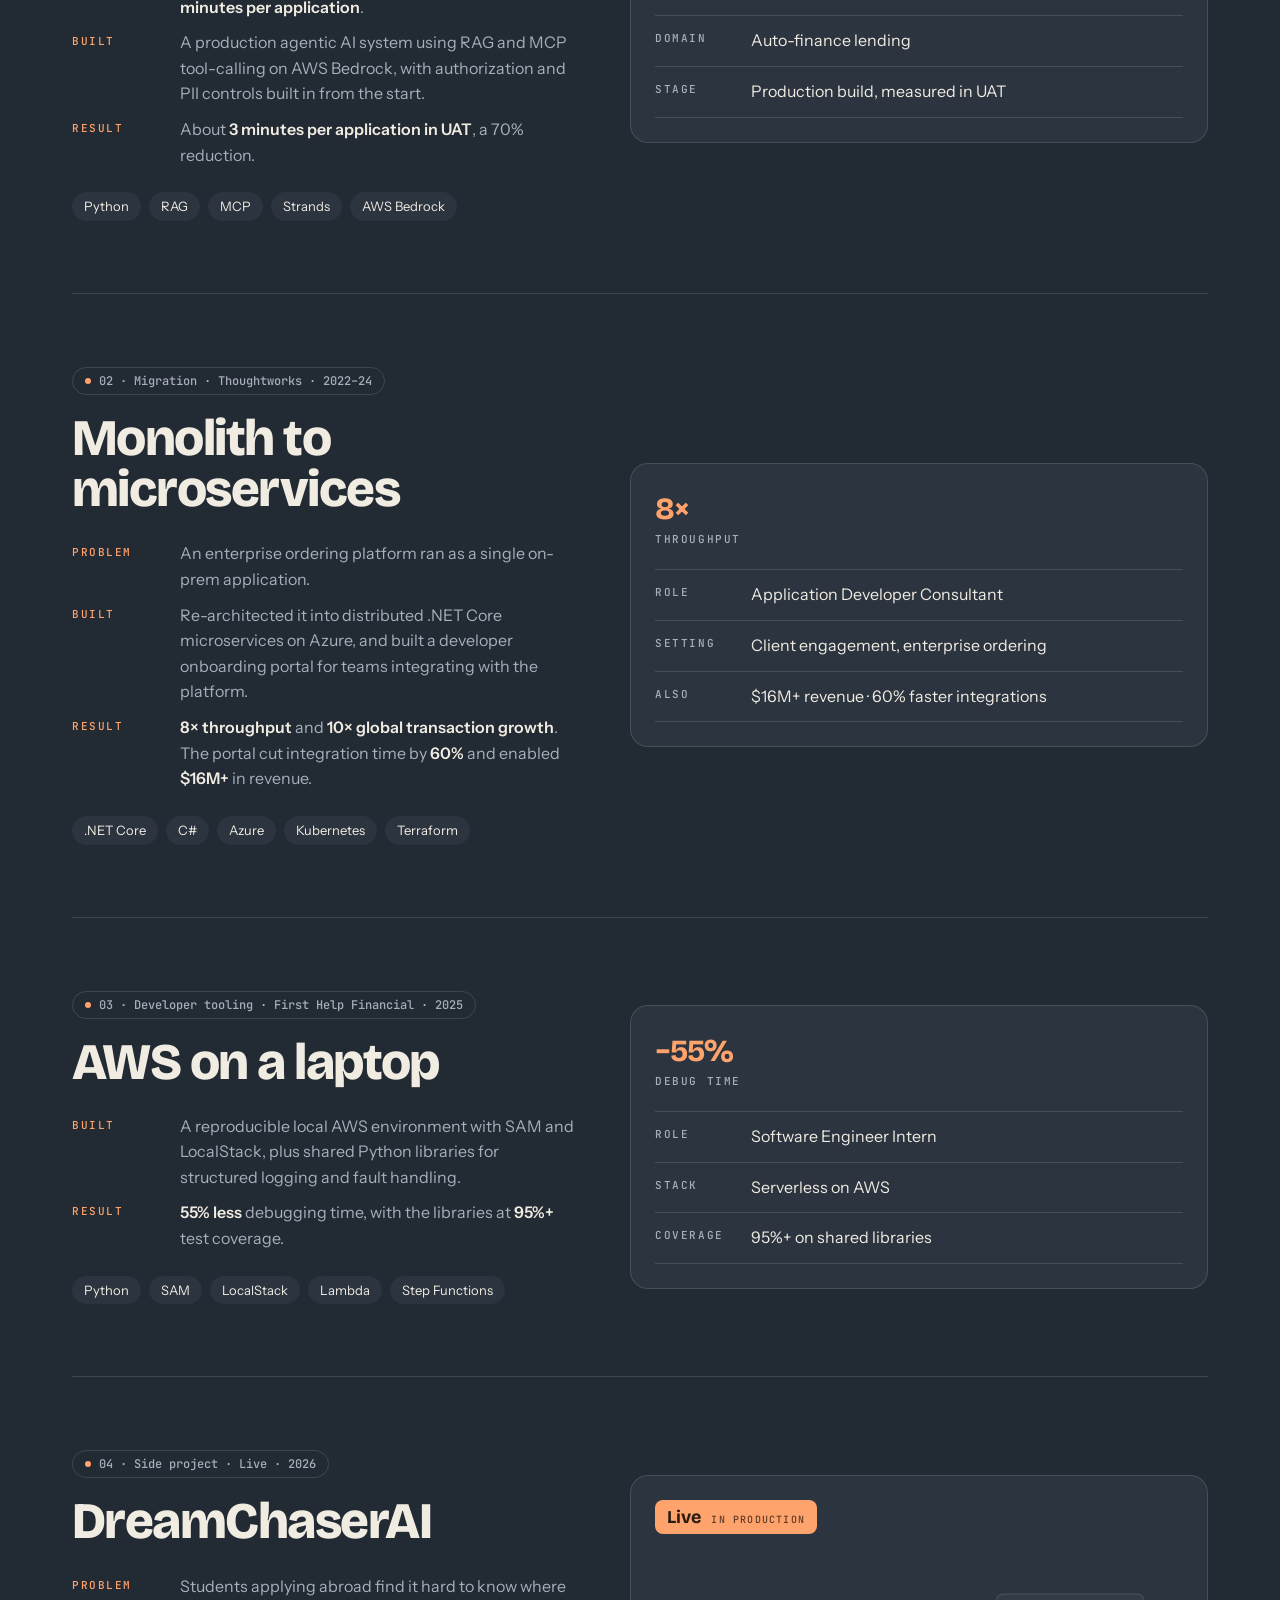
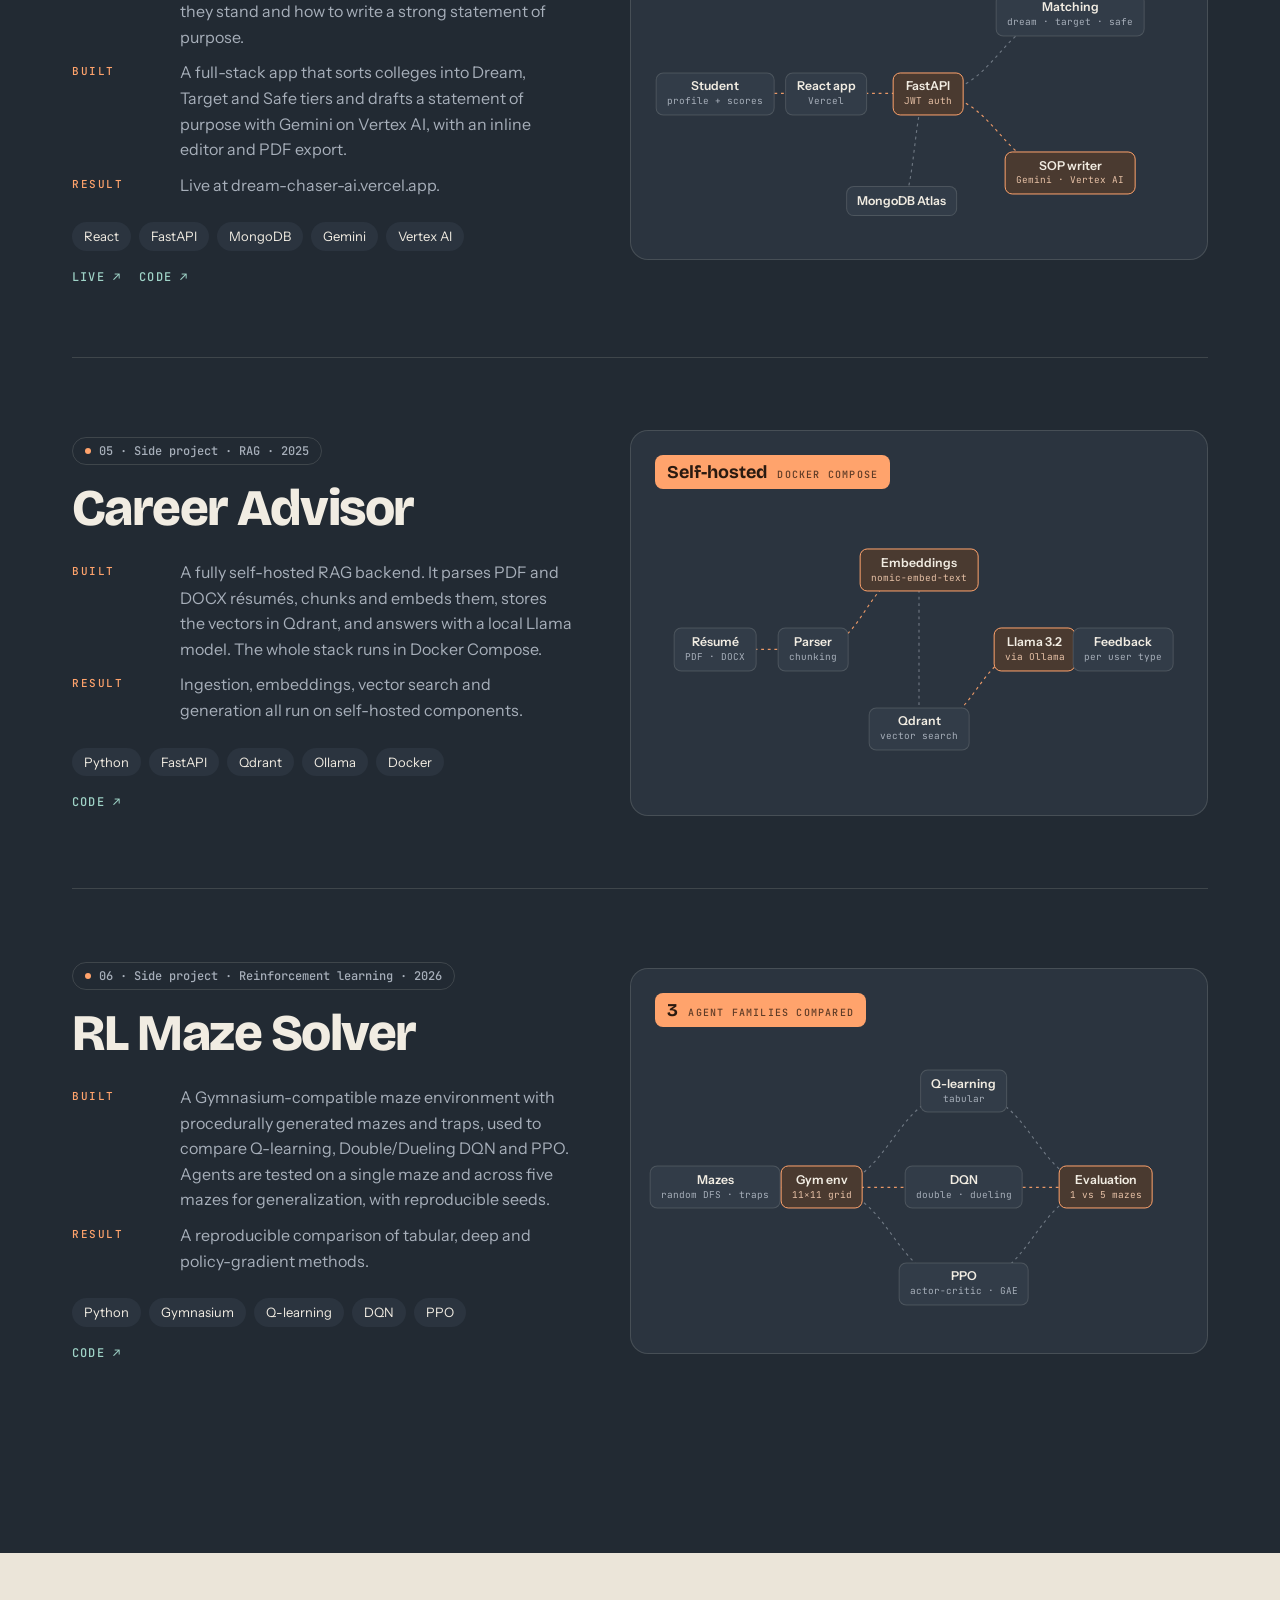
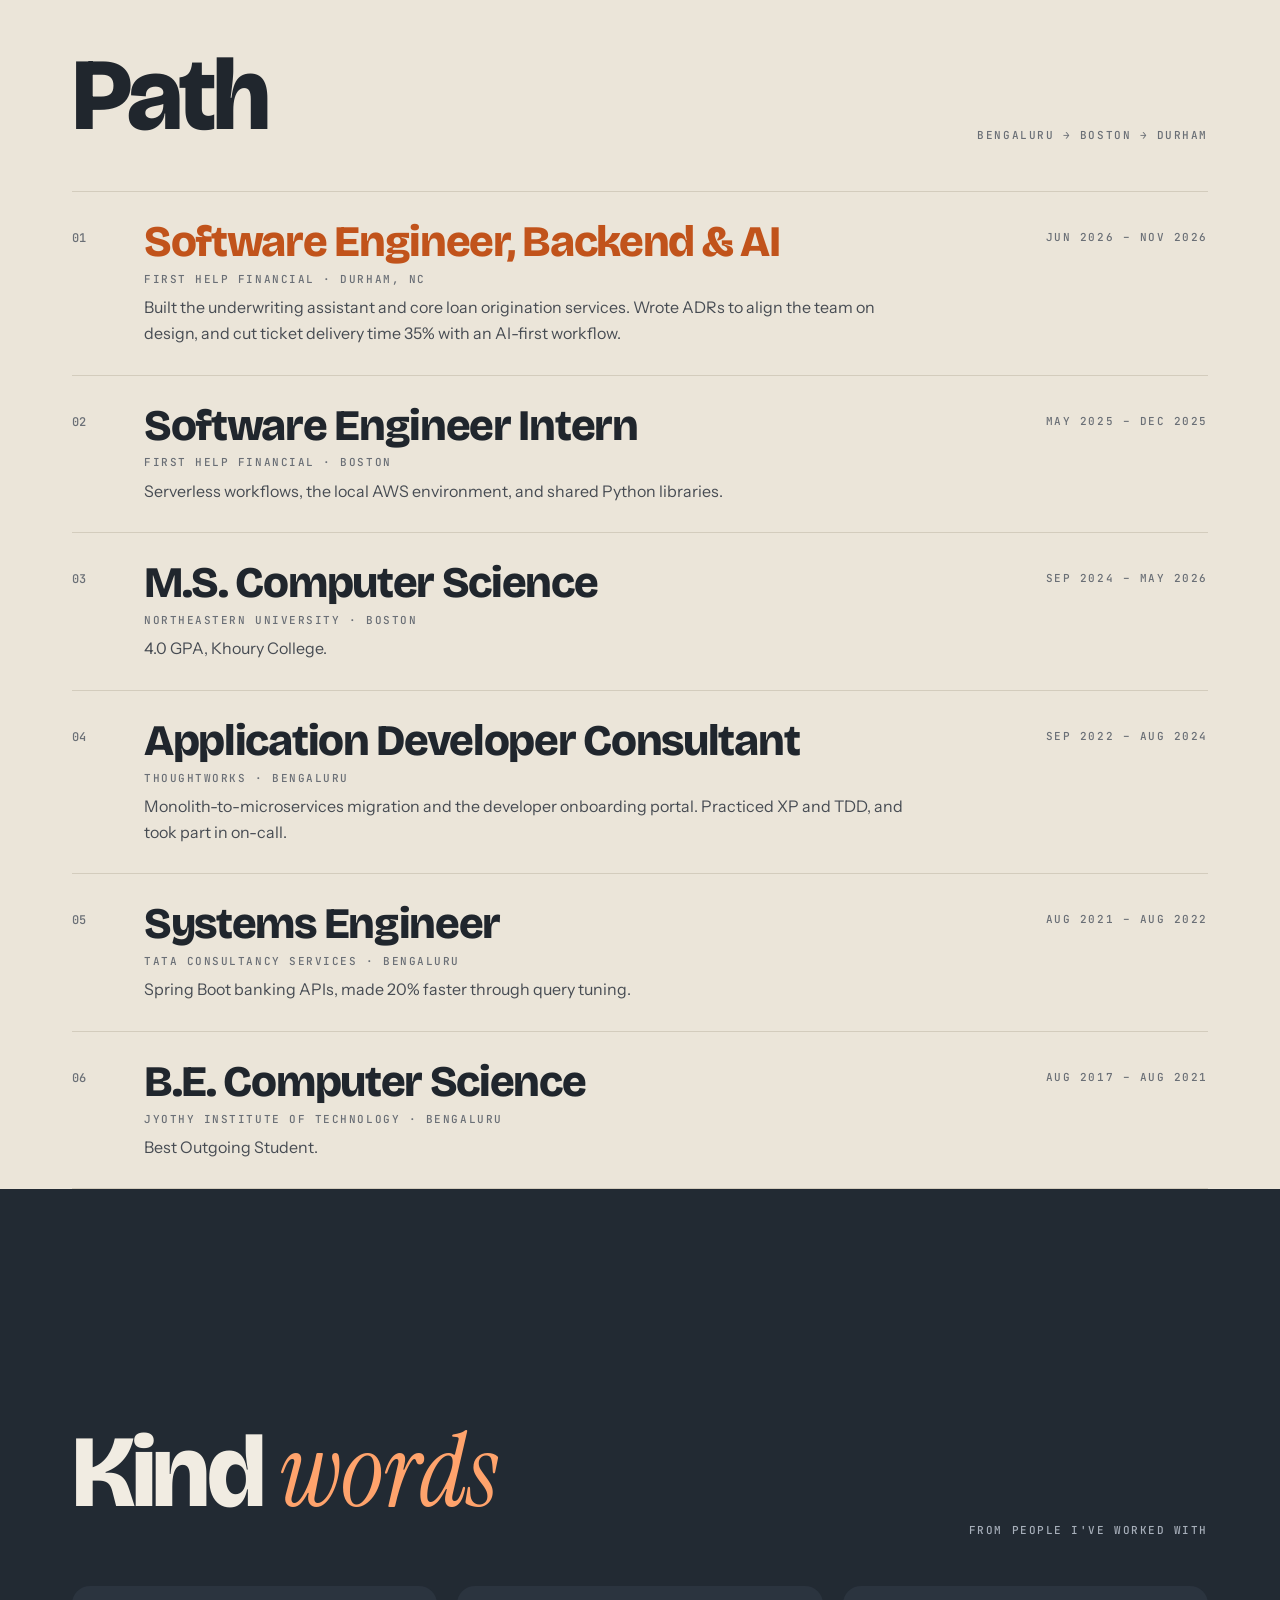
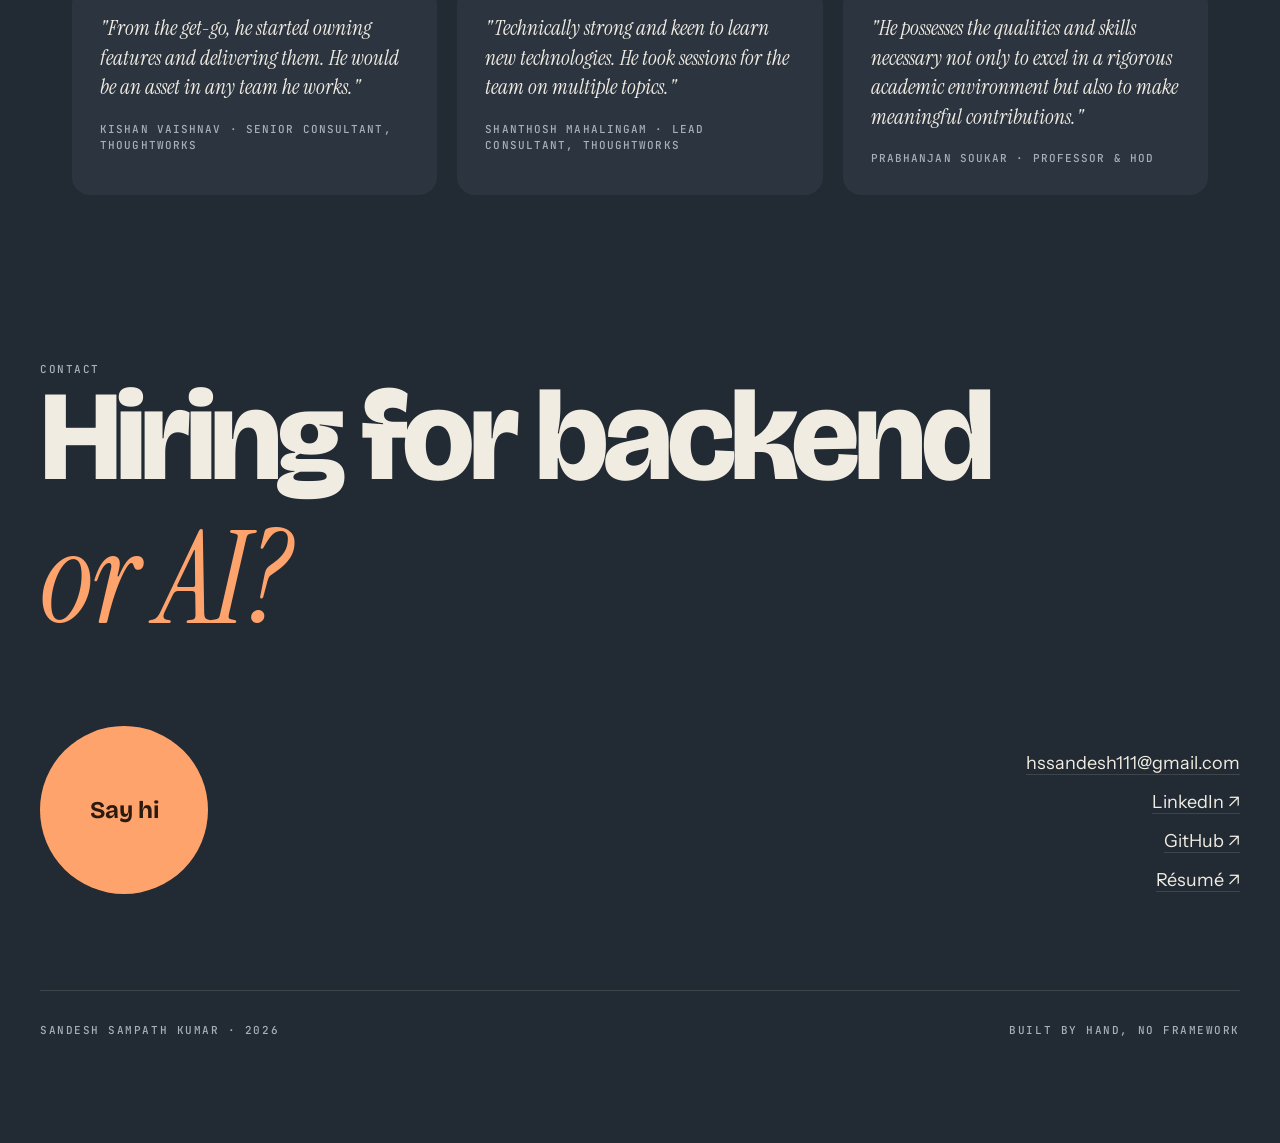
<file: mail/index.html>
<!DOCTYPE html>
<html lang="en">
<head>
<meta charset="UTF-8" />
<title>Sandesh Sampath Kumar</title>
<meta name="robots" content="noindex" />
<link rel="canonical" href="https://www.sandeshsampath.com/" />
<!-- Short link: /mail sends visitors to the home page tagged ref=email, so GoatCounter can count where they came from. -->
<meta http-equiv="refresh" content="0; url=/?ref=email" />
<script>location.replace("/?ref=email");</script>
</head>
<body><a href="/?ref=email">Continue to sandeshsampath.com</a></body>
</html>
</file>
<file: css/style.css>
:root {
  --bg: #222a33;
  --surface: #2b343f;
  --surface-2: #323c48;
  --ink: #f1ece2;
  --muted: #a7afba;
  --faint: rgba(241, 236, 226, 0.09);
  --rule: rgba(241, 236, 226, 0.14);
  --accent: #ffa36c;
  --accent-ink: #2a1a10;
  --sea: #9fd3c7;
  --band: #ebe5d9;
  --band-ink: #20262d;
  --band-muted: #6a6f76;
  --band-rule: #d3ccbd;
  --band-accent: #c1531b;
  --display: "Bricolage Grotesque", ui-sans-serif, system-ui, sans-serif;
  --serif: "Instrument Serif", Georgia, serif;
  --sans: "Instrument Sans", ui-sans-serif, system-ui, sans-serif;
  --mono: "JetBrains Mono", ui-monospace, monospace;
}
* { box-sizing: border-box; margin: 0; padding: 0; }
html { scroll-behavior: smooth; }
body { background: var(--bg); color: var(--ink); font: 16px/1.6 var(--sans); overflow-x: hidden; }
a { color: inherit; }
.label { font: 500 11px/1.4 var(--mono); letter-spacing: .14em; text-transform: uppercase; color: var(--muted); }
.wrap { max-width: 1200px; margin: 0 auto; padding: 0 32px; }

#topo { position: fixed; inset: 0; width: 100%; height: 100%; z-index: 0; pointer-events: none; }
main, nav { position: relative; z-index: 1; }

/* nav */
nav { position: fixed; top: 0; left: 0; right: 0; z-index: 10; display: flex; justify-content: space-between; align-items: center; padding: 18px 32px; transition: background .3s; }
nav.solid { background: rgba(34, 42, 51, .86); backdrop-filter: blur(10px); }
.mark { font: 800 18px var(--display); text-decoration: none; letter-spacing: -.02em; }
.mark span { color: var(--accent); }
nav ul { list-style: none; display: flex; gap: 28px; }
nav ul a { text-decoration: none; }
nav ul a:hover { color: var(--accent); }

/* hero */
.hero { min-height: 100vh; display: grid; grid-template-rows: auto 1fr auto; padding: 88px 32px 32px; }
.hero-top { display: flex; justify-content: space-between; gap: 16px; }
.hero-top .open { color: var(--sea); }
/* The title block is as wide as "Backend", so the other lines stay tied to it on any screen width. */
.hero-title { align-self: center; justify-self: center; width: max-content; max-width: 100%; display: grid; font: 800 clamp(72px, 15vw, 260px)/.84 var(--display); letter-spacing: -.05em; padding: 32px 0; }
.hero-title .row { display: block; will-change: transform; animation: rise .9s cubic-bezier(.2, .7, .2, 1) both; }
.hero-title .r2 { justify-self: end; margin-right: -.45em; animation-delay: .08s; }
.hero-title .r3 { font-size: .42em; letter-spacing: -.035em; justify-self: start; padding-left: 1.2em; margin-top: -.35em; animation-delay: .16s; }
@media (max-width: 900px) { .hero-title .r2 { margin-right: 0; } }
.hero-title em { font: italic 400 .8em var(--serif); letter-spacing: 0; color: var(--muted); }
.hero-title .ai { color: var(--accent); }
@keyframes rise { from { opacity: 0; transform: translateY(40px); } }
.hero-bottom { display: flex; justify-content: space-between; align-items: end; gap: 24px; }
.who .name { display: block; font: 700 clamp(22px, 2.6vw, 34px)/1.1 var(--display); letter-spacing: -.02em; margin-bottom: 10px; }
.who p { max-width: 40ch; font: italic 21px/1.35 var(--serif); color: var(--muted); }

/* marquee */
.marquee { border-top: 1px solid var(--rule); border-bottom: 1px solid var(--rule); overflow: hidden; padding: 22px 0; background: rgba(34, 42, 51, .6); }
.marquee .track { display: flex; gap: 36px; width: max-content; animation: slide 48s linear infinite; }
.marquee span { font: 800 clamp(28px, 4vw, 48px)/1 var(--display); letter-spacing: -.02em; color: var(--accent); white-space: nowrap; }
.marquee span.sep { color: var(--muted); font-weight: 500; }
@keyframes slide { to { transform: translateX(-50%); } }

/* section headers */
.sec-head { display: flex; justify-content: space-between; align-items: end; gap: 24px; padding: 120px 0 48px; }
.sec-head h2 { font: 800 clamp(48px, 8vw, 104px)/.92 var(--display); letter-spacing: -.04em; }
.sec-head h2 em { font: italic 400 1em var(--serif); color: var(--accent); letter-spacing: 0; }

/* projects */
.proj { display: grid; grid-template-columns: 1fr 1.15fr; gap: 56px; padding: 72px 0; border-top: 1px solid var(--rule); align-items: center; }
.chip { display: inline-flex; align-items: center; gap: 8px; border: 1px solid var(--rule); border-radius: 999px; padding: 5px 12px; font: 500 12px var(--mono); color: var(--muted); }
.chip i { width: 6px; height: 6px; border-radius: 50%; background: var(--accent); }
.proj h3 { font: 800 clamp(32px, 4vw, 52px)/1 var(--display); letter-spacing: -.03em; margin: 18px 0 26px; }
.pbr { display: grid; grid-template-columns: 88px 1fr; gap: 10px 20px; }
.pbr dt { font: 500 11px/2 var(--mono); letter-spacing: .14em; text-transform: uppercase; color: var(--accent); }
.pbr dd { color: var(--muted); }
.pbr dd b { color: var(--ink); font-weight: 600; }
.tags { display: flex; flex-wrap: wrap; gap: 8px; margin-top: 24px; }
.tags span { font-size: 13px; background: var(--surface); border-radius: 999px; padding: 4px 12px; }
.proj .links { margin-top: 18px; display: flex; gap: 18px; font: 500 12px var(--mono); letter-spacing: .1em; text-transform: uppercase; }
.proj .links a { text-decoration: none; color: var(--sea); }

.panel { background: var(--surface); border: 1px solid var(--rule); border-radius: 18px; padding: 24px; overflow: hidden; }
.metric { display: inline-flex; align-items: baseline; gap: 10px; background: var(--accent); color: var(--accent-ink); border-radius: 8px; padding: 6px 12px; font: 700 18px var(--display); }
.metric small { font: 500 10px var(--mono); letter-spacing: .12em; text-transform: uppercase; opacity: .75; }
.flow { position: relative; min-width: 560px; height: 300px; margin-top: 20px; }
.flow svg { position: absolute; inset: 0; width: 100%; height: 100%; overflow: visible; }
.flow path { fill: none; stroke: var(--muted); stroke-opacity: .55; stroke-width: 1.2; stroke-dasharray: 3 4; vector-effect: non-scaling-stroke; }
.flow path.hot { stroke: var(--accent); stroke-opacity: .9; animation: dash 1.6s linear infinite; }
@keyframes dash { to { stroke-dashoffset: -14; } }
.node { position: absolute; transform: translate(-50%, -50%); background: var(--surface-2); border: 1px solid var(--rule); border-radius: 8px; padding: 7px 11px; text-align: center; white-space: nowrap; }
.node b { display: block; font: 600 13px/1.2 var(--sans); }
.node small { display: block; font: 400 10px/1.4 var(--mono); color: var(--muted); }
.node.hl { background: #4a3a30; border-color: var(--accent); }
.node.hl small { color: #e7c1a6; }

.facts .big { font: 700 clamp(26px, 2.4vw, 34px)/1.1 var(--display); letter-spacing: -.02em; color: var(--accent); margin: 4px 0 6px; }
.facts > .label { display: block; margin-bottom: 22px; }
.facts .big:last-of-type { margin-bottom: 22px; }
.facts .big { max-width: 18ch; text-wrap: balance; }
.facts dl { display: grid; grid-template-columns: 96px 1fr; border-top: 1px solid var(--rule); }
.facts dt, .facts dd { padding: 12px 0; border-bottom: 1px solid var(--rule); }
.facts dt { font: 500 11px/1.9 var(--mono); letter-spacing: .14em; text-transform: uppercase; color: var(--muted); }

/* path (light band) */
.band { background: var(--band); color: var(--band-ink); position: relative; z-index: 1; margin-top: 120px; }
.band .label { color: var(--band-muted); }
.band .sec-head { padding-top: 96px; }
.band .sec-head h2 em { color: var(--band-accent); }
.role { display: grid; grid-template-columns: 48px 1fr auto; gap: 8px 24px; padding: 28px 0; border-top: 1px solid var(--band-rule); }
.role:last-child { border-bottom: 1px solid var(--band-rule); margin-bottom: 96px; }
.role .n { font: 500 12px/3 var(--mono); color: var(--band-muted); }
.role h3 { font: 800 clamp(24px, 3.4vw, 44px)/1.05 var(--display); letter-spacing: -.03em; transition: color .2s; }
.role:hover h3, .role.now h3 { color: var(--band-accent); }
.role .org { margin-top: 6px; }
.role .when { text-align: right; padding-top: 10px; }
.role p { grid-column: 2 / 3; color: #474c53; max-width: 70ch; }

/* words */
.words { display: grid; grid-template-columns: repeat(3, 1fr); gap: 20px; padding-bottom: 40px; }
.words blockquote { background: var(--surface); border-radius: 18px; padding: 28px; font: italic 21px/1.4 var(--serif); }
.words cite { display: block; margin-top: 18px; font: 500 11px/1.5 var(--mono); letter-spacing: .1em; text-transform: uppercase; font-style: normal; color: var(--muted); }

/* contact */
.contact { padding: 120px 0 64px; }
.contact h2 { font: 800 clamp(56px, 10vw, 140px)/.9 var(--display); letter-spacing: -.045em; }
.contact h2 em { display: block; font: italic 400 1em var(--serif); color: var(--accent); letter-spacing: -.01em; }
.contact-row { display: flex; justify-content: space-between; align-items: end; gap: 32px; margin-top: 64px; flex-wrap: wrap; }
.say-hi { width: 168px; height: 168px; border-radius: 50%; background: var(--accent); color: var(--accent-ink); display: grid; place-items: center; text-decoration: none; font: 700 24px var(--display); transition: transform .25s; }
.say-hi:hover { transform: scale(1.06) rotate(-4deg); }
.contact ul { list-style: none; text-align: right; display: grid; gap: 10px; font-size: 18px; }
.contact ul a { text-decoration: none; border-bottom: 1px solid var(--rule); }
.contact ul a:hover { border-color: var(--accent); }
footer { display: flex; justify-content: space-between; gap: 16px; padding: 32px 0 40px; border-top: 1px solid var(--rule); margin-top: 96px; }

.reveal { opacity: 0; transform: translateY(24px); transition: opacity .7s ease, transform .7s ease; }
.reveal.in { opacity: 1; transform: none; }

@media (max-width: 900px) {
  .wrap { padding: 0 20px; }
  nav { padding: 14px 20px; }
  nav ul { gap: 16px; }
  nav ul li.opt { display: none; }
  .hero { padding: 80px 20px 24px; }
  .hero-top, .hero-bottom { flex-direction: column; align-items: start; }
  .proj { grid-template-columns: 1fr; gap: 32px; padding: 56px 0; }
  .pbr { grid-template-columns: 1fr; gap: 2px; }
  .pbr dd { margin-bottom: 12px; }
  .role { grid-template-columns: 1fr; }
  .role .n { display: none; }
  .role .when { text-align: left; padding-top: 0; }
  .role p { grid-column: auto; }
  .words { grid-template-columns: 1fr; }
  .contact ul { text-align: left; }
  footer { flex-direction: column; }
}
@media (prefers-reduced-motion: reduce) {
  .marquee .track, .flow path.hot { animation: none; }
  .reveal { opacity: 1; transform: none; transition: none; }
  html { scroll-behavior: auto; }
}
</file>
